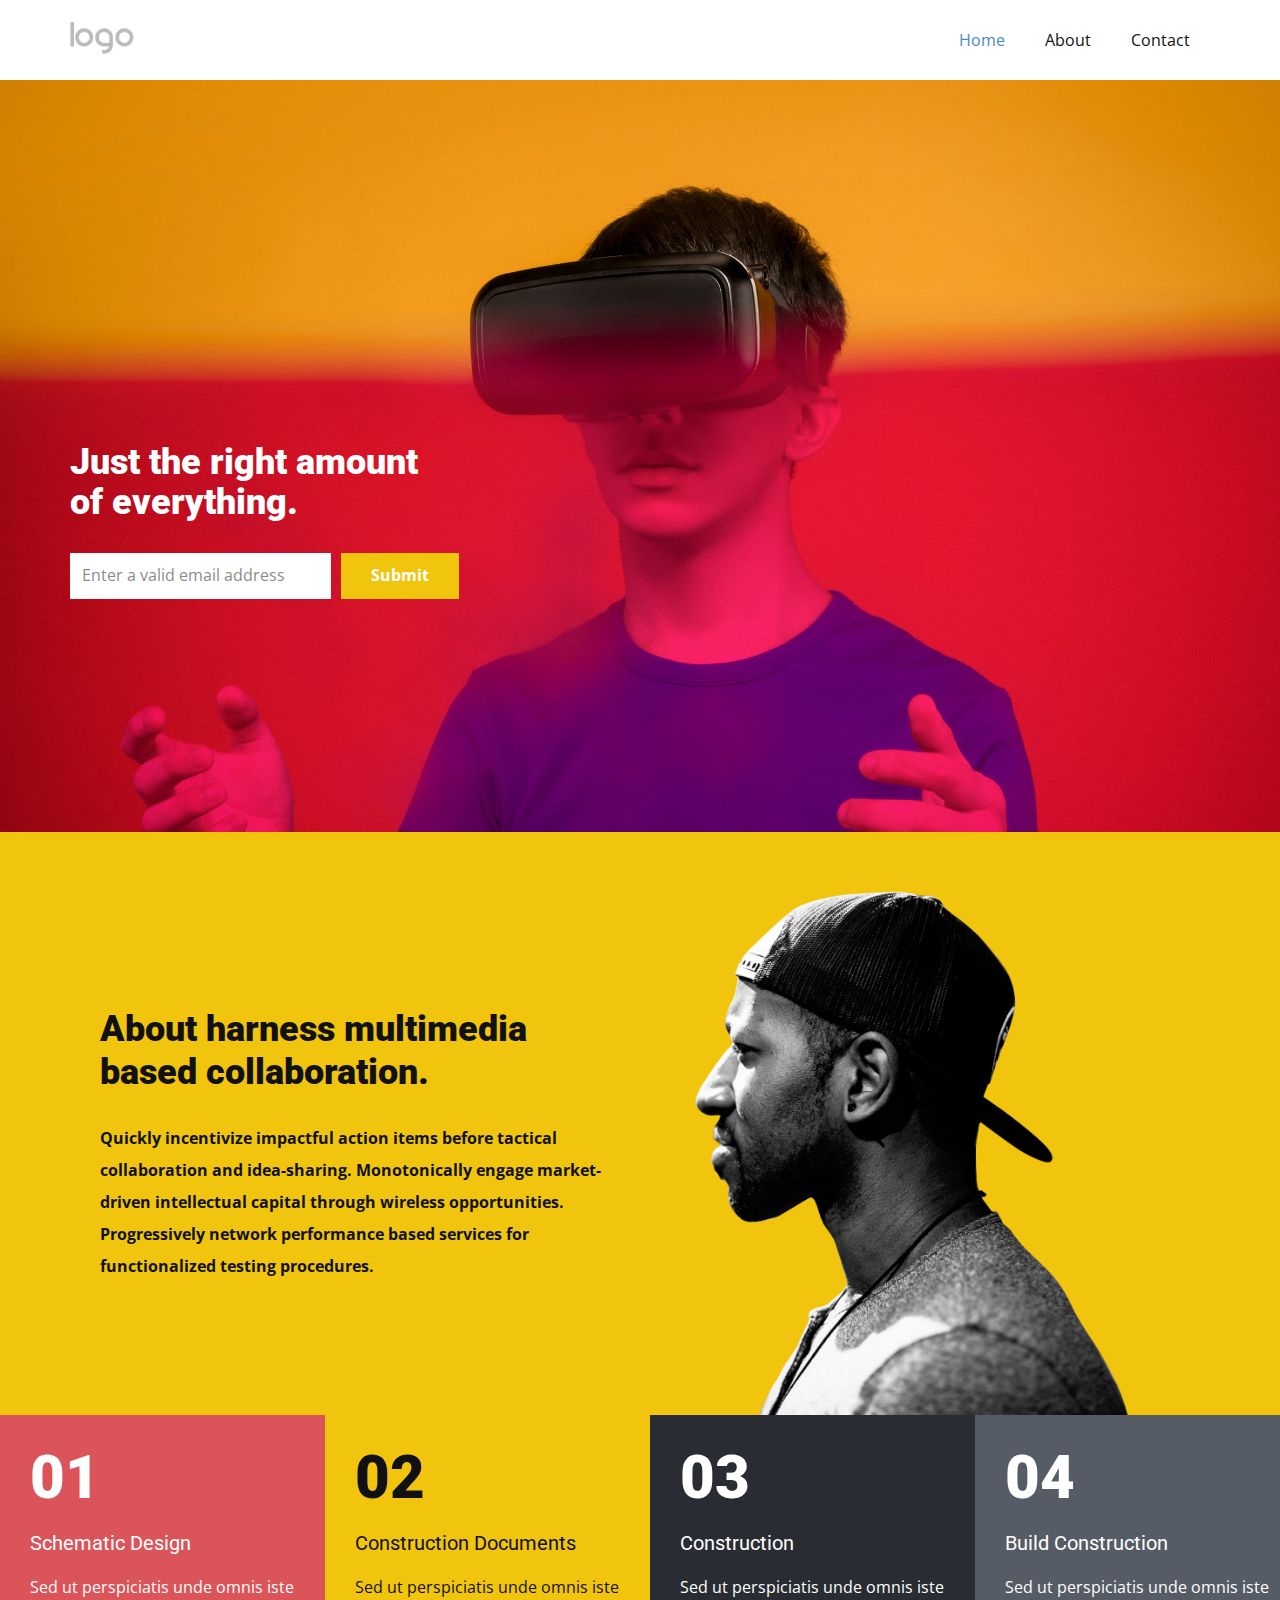
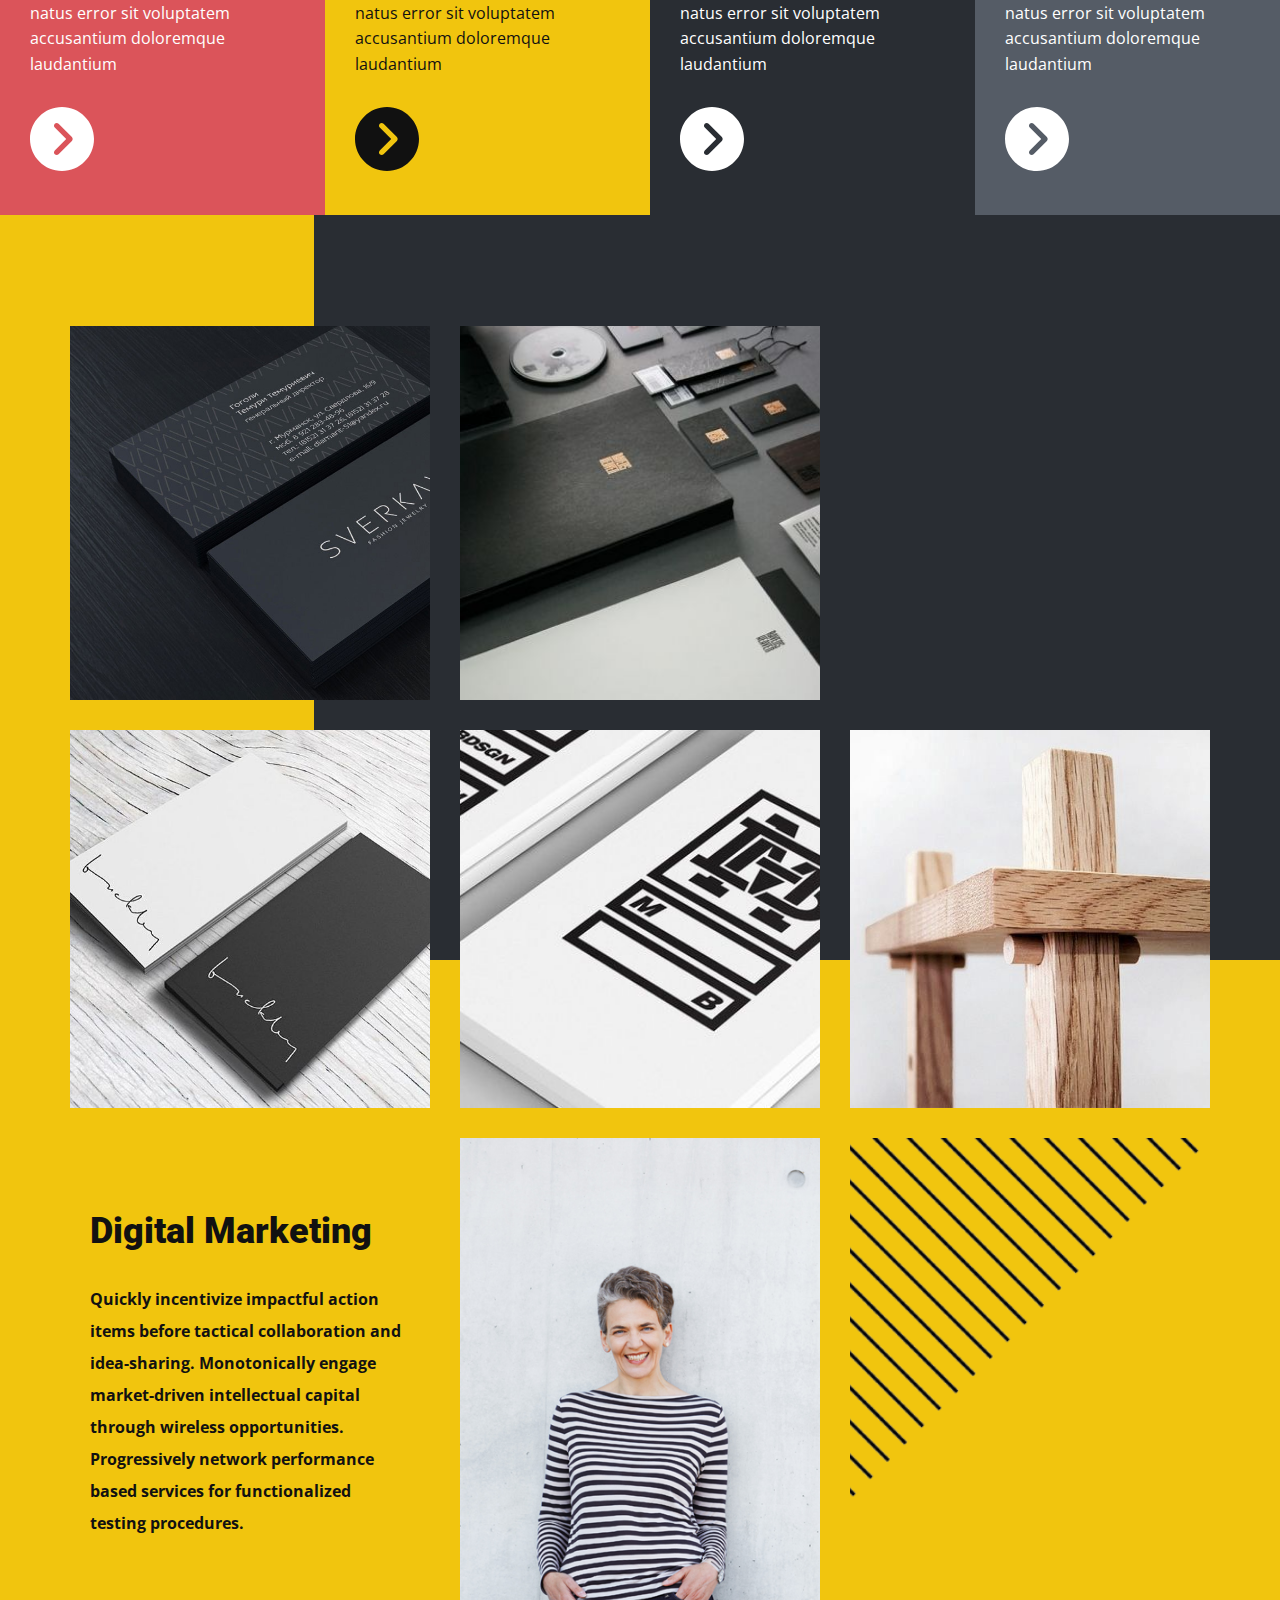
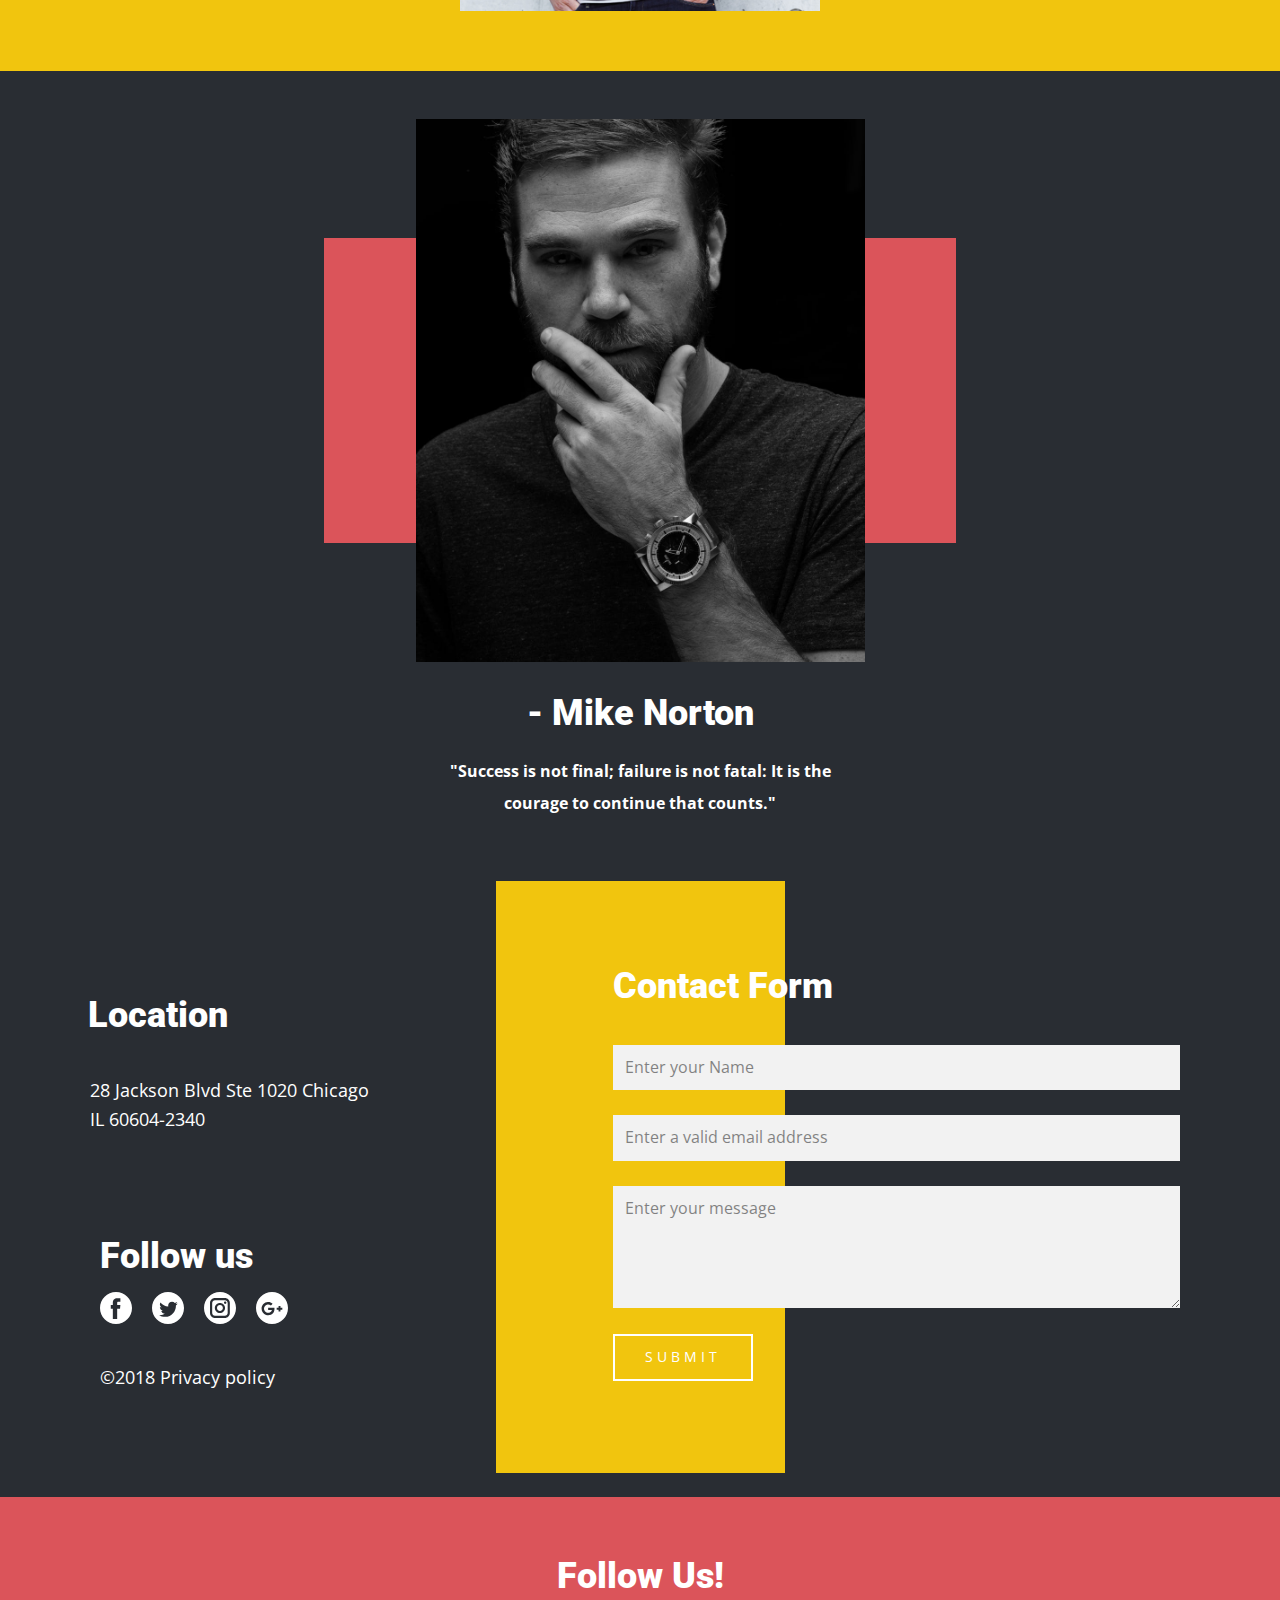
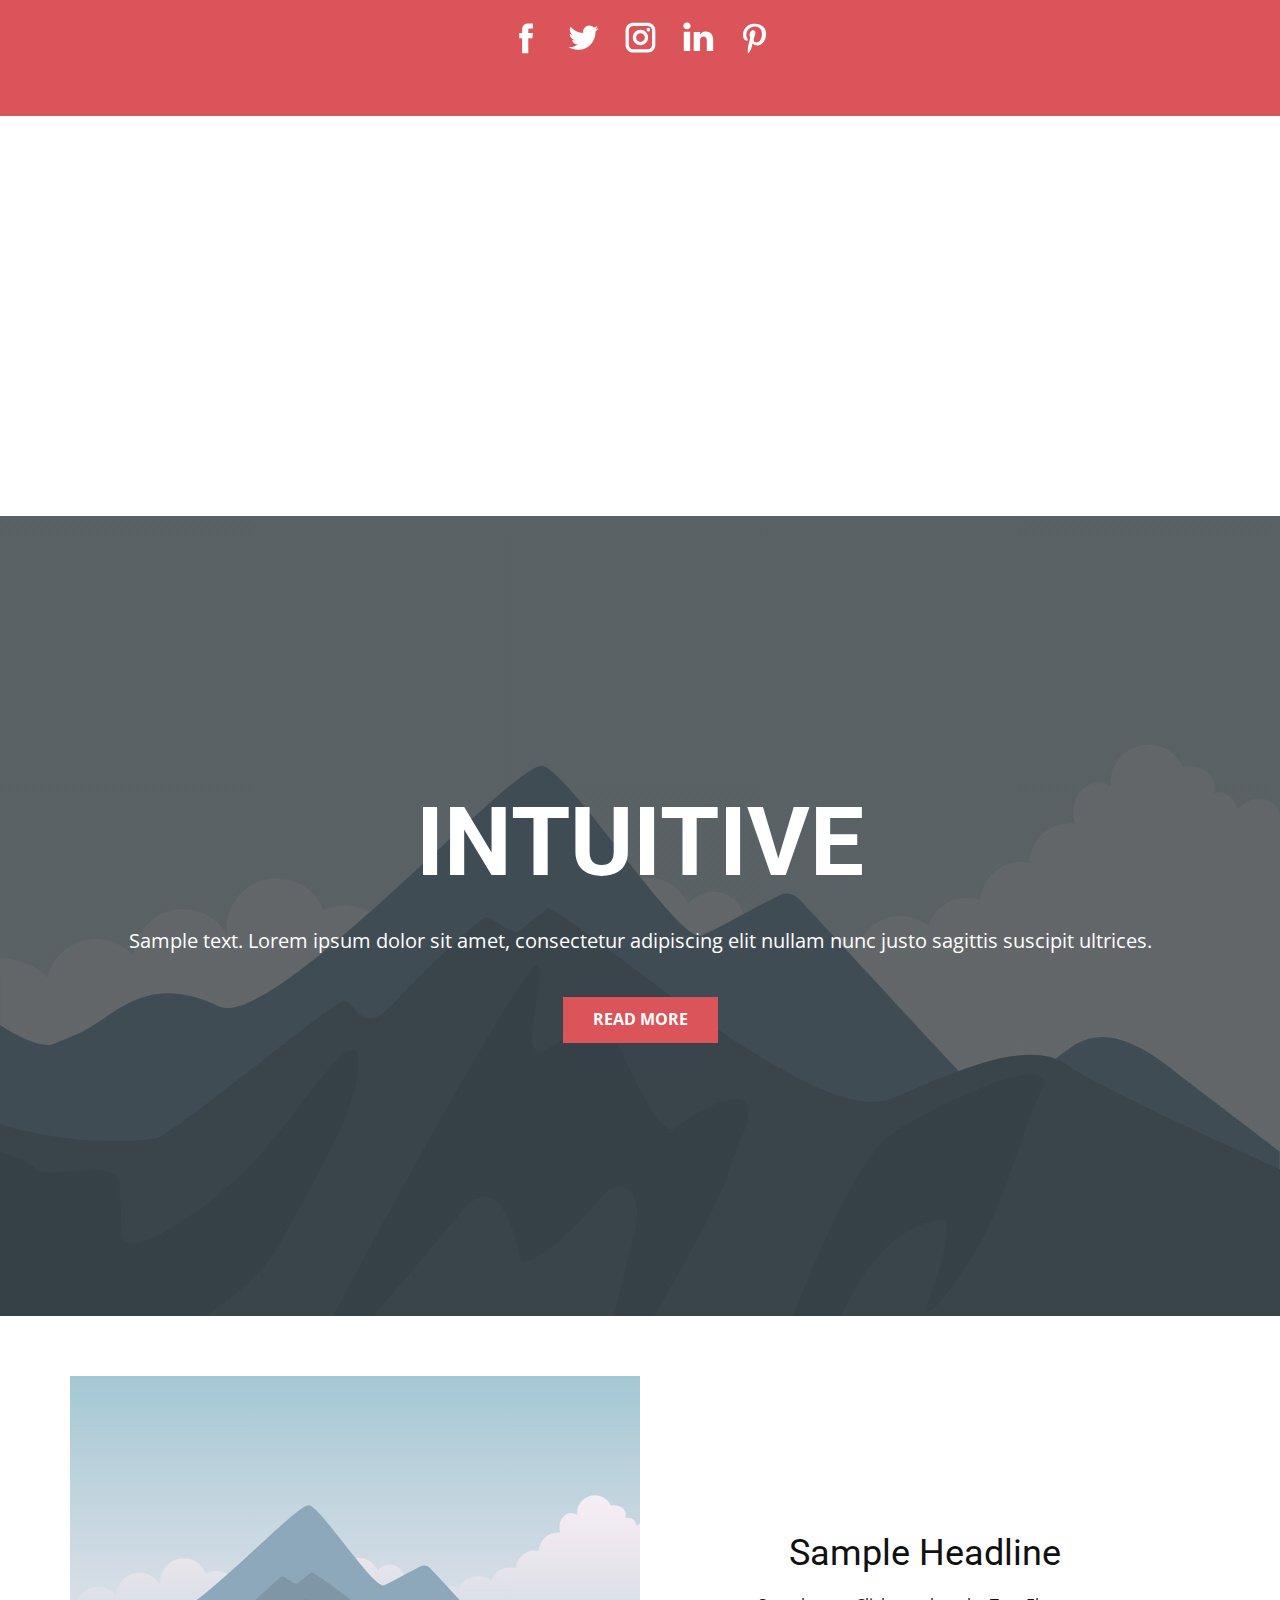
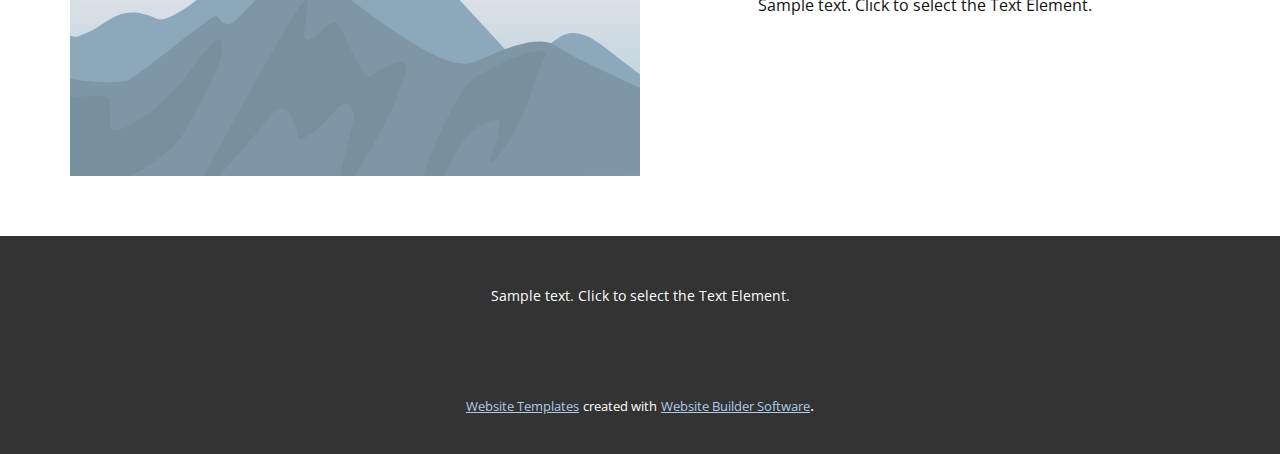
<file: index.html>
<!DOCTYPE html>
<html style="font-size: 16px;" lang="en"><head>
    <meta name="viewport" content="width=device-width, initial-scale=1.0">
    <meta charset="utf-8">
    <meta name="keywords" content="Just the right amount of everything., About harness multimedia based collaboration., 01, 02, 03, 04, Location, Follow us, Contact Form, Follow Us!, INTUITIVE">
    <meta name="description" content="">
    <title>Home</title>
    <link rel="stylesheet" href="nicepage.css" media="screen">
<link rel="stylesheet" href="Home.css" media="screen">
    <script class="u-script" type="text/javascript" src="jquery.js" defer=""></script>
    <script class="u-script" type="text/javascript" src="nicepage.js" defer=""></script>
    <meta name="generator" content="Nicepage 5.2.4, nicepage.com">
    <meta name="referrer" content="origin">
    <link id="u-theme-google-font" rel="stylesheet" href="https://fonts.googleapis.com/css?family=Roboto:100,100i,300,300i,400,400i,500,500i,700,700i,900,900i|Open+Sans:300,300i,400,400i,500,500i,600,600i,700,700i,800,800i">
    
    
    
    
    
    
    
    
    
    
    
    <script type="application/ld+json">{
		"@context": "http://schema.org",
		"@type": "Organization",
		"name": "",
		"logo": "images/default-logo.png"
}</script>
    <meta name="theme-color" content="#478ac9">
    <meta property="og:title" content="Home">
    <meta property="og:type" content="website">
  </head>
  <body data-home-page="Home.html" data-home-page-title="Home" class="u-body u-xl-mode" data-lang="en"><header class="u-clearfix u-header u-header" id="sec-a202"><div class="u-clearfix u-sheet u-valign-middle u-sheet-1">
        <a href="https://nicepage.com" class="u-image u-logo u-image-1">
          <img src="images/default-logo.png" class="u-logo-image u-logo-image-1">
        </a>
        <nav class="u-menu u-menu-dropdown u-offcanvas u-menu-1">
          <div class="menu-collapse" style="font-size: 1rem; letter-spacing: 0px;">
            <a class="u-button-style u-custom-left-right-menu-spacing u-custom-padding-bottom u-custom-top-bottom-menu-spacing u-nav-link u-text-active-palette-1-base u-text-hover-palette-2-base" href="#">
              <svg class="u-svg-link" viewBox="0 0 24 24"><use xmlns:xlink="http://www.w3.org/1999/xlink" xlink:href="#menu-hamburger"></use></svg>
              <svg class="u-svg-content" version="1.1" id="menu-hamburger" viewBox="0 0 16 16" x="0px" y="0px" xmlns:xlink="http://www.w3.org/1999/xlink" xmlns="http://www.w3.org/2000/svg"><g><rect y="1" width="16" height="2"></rect><rect y="7" width="16" height="2"></rect><rect y="13" width="16" height="2"></rect>
</g></svg>
            </a>
          </div>
          <div class="u-nav-container">
            <ul class="u-nav u-unstyled u-nav-1"><li class="u-nav-item"><a class="u-button-style u-nav-link u-text-active-palette-1-base u-text-hover-palette-2-base" href="Home.html" style="padding: 10px 20px;">Home</a>
</li><li class="u-nav-item"><a class="u-button-style u-nav-link u-text-active-palette-1-base u-text-hover-palette-2-base" href="About.html" style="padding: 10px 20px;">About</a>
</li><li class="u-nav-item"><a class="u-button-style u-nav-link u-text-active-palette-1-base u-text-hover-palette-2-base" href="Contact.html" style="padding: 10px 20px;">Contact</a>
</li></ul>
          </div>
          <div class="u-nav-container-collapse">
            <div class="u-black u-container-style u-inner-container-layout u-opacity u-opacity-95 u-sidenav">
              <div class="u-inner-container-layout u-sidenav-overflow">
                <div class="u-menu-close"></div>
                <ul class="u-align-center u-nav u-popupmenu-items u-unstyled u-nav-2"><li class="u-nav-item"><a class="u-button-style u-nav-link" href="Home.html">Home</a>
</li><li class="u-nav-item"><a class="u-button-style u-nav-link" href="About.html">About</a>
</li><li class="u-nav-item"><a class="u-button-style u-nav-link" href="Contact.html">Contact</a>
</li></ul>
              </div>
            </div>
            <div class="u-black u-menu-overlay u-opacity u-opacity-70"></div>
          </div>
        </nav>
      </div></header>
    <section class="u-align-center-sm u-align-center-xs u-clearfix u-image u-section-1" id="carousel_e96b">
      <div class="u-clearfix u-sheet u-sheet-1">
        <h2 class="u-text u-text-body-alt-color u-text-1">Just the right amount of everything.</h2>
        <div class="u-form u-form-1">
          <form action="https://forms.nicepagesrv.com/Form/Process" class="u-clearfix u-form-horizontal u-form-spacing-10 u-inner-form" style="padding: 0;" source="email" name="form-1">
            <div class="u-form-email u-form-group">
              <label for="email-f7e5" class="u-form-control-hidden u-label">Email</label>
              <input type="email" placeholder="Enter a valid email address" id="email-f7e5" name="email" class="u-input u-input-rectangle u-white" required="">
            </div>
            <div class="u-form-group u-form-submit">
              <a href="#" class="u-btn u-btn-rectangle u-btn-submit u-button-style u-palette-3-base u-text-body-alt-color u-btn-1">Submit</a>
              <input type="submit" value="submit" class="u-form-control-hidden">
            </div>
            <div class="u-form-send-message u-form-send-success"> Thank you! Your message has been sent. </div>
            <div class="u-form-send-error u-form-send-message"> Unable to send your message. Please fix errors then try again. </div>
            <input type="hidden" value="" name="recaptchaResponse">
            <input type="hidden" name="formServices" value="309671b1ba5884733be7fcb9ddfd1844">
          </form>
        </div>
      </div>
    </section>
    <section class="u-clearfix u-palette-3-base u-section-2" id="carousel_4f58">
      <div class="u-clearfix u-sheet u-sheet-1">
        <div class="u-clearfix u-expanded-width u-layout-wrap u-layout-wrap-1">
          <div class="u-layout">
            <div class="u-layout-row">
              <div class="u-align-center-sm u-align-center-xs u-align-left-lg u-align-left-md u-align-left-xl u-container-style u-layout-cell u-left-cell u-size-30 u-layout-cell-1">
                <div class="u-container-layout u-container-layout-1">
                  <h2 class="u-text u-text-1">About harness multimedia based collaboration.</h2>
                  <p class="u-text u-text-2">Quickly incentivize impactful action items before tactical collaboration and idea-sharing. Monotonically engage market-driven intellectual capital through wireless opportunities. Progressively network performance based
                                    services for functionalized testing procedures.</p>
                </div>
              </div>
              <div class="u-container-style u-layout-cell u-right-cell u-size-30 u-layout-cell-2">
                <div class="u-container-layout u-valign-bottom-md u-valign-top-sm u-valign-top-xs u-container-layout-2">
                  <img class="u-expand-resize u-expanded-height-lg u-expanded-height-xl u-image u-image-contain u-image-1" src="images/pexelsphoto305241.png">
                </div>
              </div>
            </div>
          </div>
        </div>
      </div>
    </section>
    <section class="u-clearfix u-custom-color-1 u-valign-middle u-section-3" id="carousel_f91f">
      <div class="u-clearfix u-expanded-width-lg u-expanded-width-md u-expanded-width-sm u-expanded-width-xs u-layout-wrap u-layout-wrap-1">
        <div class="u-layout">
          <div class="u-layout-row">
            <div class="u-align-center-sm u-align-center-xs u-container-style u-layout-cell u-left-cell u-palette-2-base u-size-15 u-size-30-md u-layout-cell-1">
              <div class="u-container-layout u-valign-top u-container-layout-1">
                <h2 class="u-text u-text-1">01</h2>
                <h4 class="u-text u-text-2">Schematic Design</h4>
                <p class="u-text u-text-3">Sed ut perspiciatis unde omnis iste natus error sit voluptatem accusantium doloremque laudantium</p><span class="u-icon u-icon-circle u-icon-1"><svg class="u-svg-link" preserveAspectRatio="xMidYMin slice" viewBox="0 0 512 512" style=""><use xmlns:xlink="http://www.w3.org/1999/xlink" xlink:href="#svg-e161"></use></svg><svg class="u-svg-content" viewBox="0 0 512 512" x="0px" y="0px" id="svg-e161" style="enable-background:new 0 0 512 512;"><g><g><path d="M256,0C114.837,0,0,114.837,0,256s114.837,256,256,256s256-114.837,256-256S397.163,0,256,0z M335.083,271.083    L228.416,377.749c-4.16,4.16-9.621,6.251-15.083,6.251c-5.461,0-10.923-2.091-15.083-6.251c-8.341-8.341-8.341-21.824,0-30.165    L289.835,256l-91.584-91.584c-8.341-8.341-8.341-21.824,0-30.165s21.824-8.341,30.165,0l106.667,106.667    C343.424,249.259,343.424,262.741,335.083,271.083z"></path>
</g>
</g></svg></span>
              </div>
            </div>
            <div class="u-align-center-sm u-align-center-xs u-container-style u-layout-cell u-palette-3-base u-size-15 u-size-30-md u-layout-cell-2">
              <div class="u-container-layout u-valign-top u-container-layout-2">
                <h2 class="u-text u-text-4">02</h2>
                <h4 class="u-text u-text-5">Construction Documents</h4>
                <p class="u-text u-text-6">Sed ut perspiciatis unde omnis iste natus error sit voluptatem accusantium doloremque laudantium</p><span class="u-icon u-icon-circle u-icon-2"><svg class="u-svg-link" preserveAspectRatio="xMidYMin slice" viewBox="0 0 512 512" style=""><use xmlns:xlink="http://www.w3.org/1999/xlink" xlink:href="#svg-9400"></use></svg><svg class="u-svg-content" viewBox="0 0 512 512" x="0px" y="0px" id="svg-9400" style="enable-background:new 0 0 512 512;"><g><g><path d="M256,0C114.837,0,0,114.837,0,256s114.837,256,256,256s256-114.837,256-256S397.163,0,256,0z M335.083,271.083    L228.416,377.749c-4.16,4.16-9.621,6.251-15.083,6.251c-5.461,0-10.923-2.091-15.083-6.251c-8.341-8.341-8.341-21.824,0-30.165    L289.835,256l-91.584-91.584c-8.341-8.341-8.341-21.824,0-30.165s21.824-8.341,30.165,0l106.667,106.667    C343.424,249.259,343.424,262.741,335.083,271.083z"></path>
</g>
</g></svg></span>
              </div>
            </div>
            <div class="u-align-center-sm u-align-center-xs u-container-style u-layout-cell u-palette-5-dark-3 u-size-15 u-size-30-md u-layout-cell-3">
              <div class="u-container-layout u-valign-top u-container-layout-3">
                <h2 class="u-text u-text-7">03</h2>
                <h4 class="u-text u-text-8">Construction</h4>
                <p class="u-text u-text-9">Sed ut perspiciatis unde omnis iste natus error sit voluptatem accusantium doloremque laudantium</p><span class="u-icon u-icon-circle u-icon-3"><svg class="u-svg-link" preserveAspectRatio="xMidYMin slice" viewBox="0 0 512 512" style=""><use xmlns:xlink="http://www.w3.org/1999/xlink" xlink:href="#svg-bd3d"></use></svg><svg class="u-svg-content" viewBox="0 0 512 512" x="0px" y="0px" id="svg-bd3d" style="enable-background:new 0 0 512 512;"><g><g><path d="M256,0C114.837,0,0,114.837,0,256s114.837,256,256,256s256-114.837,256-256S397.163,0,256,0z M335.083,271.083    L228.416,377.749c-4.16,4.16-9.621,6.251-15.083,6.251c-5.461,0-10.923-2.091-15.083-6.251c-8.341-8.341-8.341-21.824,0-30.165    L289.835,256l-91.584-91.584c-8.341-8.341-8.341-21.824,0-30.165s21.824-8.341,30.165,0l106.667,106.667    C343.424,249.259,343.424,262.741,335.083,271.083z"></path>
</g>
</g></svg></span>
              </div>
            </div>
            <div class="u-align-center-sm u-align-center-xs u-container-style u-layout-cell u-palette-5-dark-2 u-right-cell u-size-15 u-size-30-md u-layout-cell-4">
              <div class="u-container-layout u-valign-top u-container-layout-4">
                <h2 class="u-text u-text-10">04</h2>
                <h4 class="u-text u-text-11">Build Construction</h4>
                <p class="u-text u-text-12">Sed ut perspiciatis unde omnis iste natus error sit voluptatem accusantium doloremque laudantium</p><span class="u-icon u-icon-circle u-icon-4"><svg class="u-svg-link" preserveAspectRatio="xMidYMin slice" viewBox="0 0 512 512" style=""><use xmlns:xlink="http://www.w3.org/1999/xlink" xlink:href="#svg-57fc"></use></svg><svg class="u-svg-content" viewBox="0 0 512 512" x="0px" y="0px" id="svg-57fc" style="enable-background:new 0 0 512 512;"><g><g><path d="M256,0C114.837,0,0,114.837,0,256s114.837,256,256,256s256-114.837,256-256S397.163,0,256,0z M335.083,271.083    L228.416,377.749c-4.16,4.16-9.621,6.251-15.083,6.251c-5.461,0-10.923-2.091-15.083-6.251c-8.341-8.341-8.341-21.824,0-30.165    L289.835,256l-91.584-91.584c-8.341-8.341-8.341-21.824,0-30.165s21.824-8.341,30.165,0l106.667,106.667    C343.424,249.259,343.424,262.741,335.083,271.083z"></path>
</g>
</g></svg></span>
              </div>
            </div>
          </div>
        </div>
      </div>
    </section>
    <section class="u-clearfix u-palette-3-base u-valign-top u-section-4" id="carousel_2299">
      <div class="u-palette-5-dark-3 u-shape u-shape-rectangle u-shape-1"></div>
      <div class="u-clearfix u-gutter-30 u-layout-wrap u-layout-wrap-1">
        <div class="u-gutter-0 u-layout">
          <div class="u-layout-col">
            <div class="u-size-20">
              <div class="u-layout-row">
                <div class="u-container-style u-image u-layout-cell u-left-cell u-size-20 u-image-1">
                  <div class="u-container-layout"></div>
                </div>
                <div class="u-container-style u-image u-layout-cell u-size-20 u-image-2">
                  <div class="u-container-layout"></div>
                </div>
                <div class="u-container-style u-hidden-sm u-hidden-xs u-layout-cell u-right-cell u-size-20 u-layout-cell-3">
                  <div class="u-container-layout"></div>
                </div>
              </div>
            </div>
            <div class="u-size-20">
              <div class="u-layout-row">
                <div class="u-container-style u-image u-layout-cell u-left-cell u-size-20 u-image-3">
                  <div class="u-container-layout"></div>
                </div>
                <div class="u-container-style u-image u-layout-cell u-size-20 u-image-4">
                  <div class="u-container-layout"></div>
                </div>
                <div class="u-container-style u-image u-layout-cell u-right-cell u-size-20 u-image-5">
                  <div class="u-container-layout"></div>
                </div>
              </div>
            </div>
            <div class="u-size-20">
              <div class="u-layout-row">
                <div class="u-container-style u-layout-cell u-left-cell u-size-20 u-layout-cell-7">
                  <div class="u-container-layout u-valign-middle u-container-layout-7">
                    <h3 class="u-text u-text-1">Digital Marketing</h3>
                    <p class="u-text u-text-2">Quickly incentivize impactful action items before tactical collaboration and idea-sharing. Monotonically engage market-driven intellectual capital through wireless opportunities. Progressively network performance based services for functionalized testing procedures.</p>
                  </div>
                </div>
                <div class="u-container-style u-image u-layout-cell u-size-20 u-image-6">
                  <div class="u-container-layout"></div>
                </div>
                <div class="u-container-style u-image u-layout-cell u-right-cell u-size-20 u-image-7">
                  <div class="u-container-layout u-valign-middle"></div>
                </div>
              </div>
            </div>
          </div>
        </div>
      </div>
    </section>
    <section class="u-align-center u-clearfix u-palette-5-dark-3 u-section-5" id="carousel_b9c4">
      <div class="u-clearfix u-sheet u-sheet-1">
        <div class="u-container-style u-expanded-width-sm u-expanded-width-xs u-group u-palette-2-base u-shape-rectangle u-group-1">
          <div class="u-container-layout u-container-layout-1"></div>
        </div>
        <img src="images/pexelsphoto412840.jpeg" alt="" class="u-image u-image-default u-image-1">
        <h3 class="u-text u-text-body-alt-color u-text-default u-text-1">- Mike Norton</h3>
        <p class="u-text u-text-body-alt-color u-text-2">"Success is not final;&nbsp;<b>failure is not fatal</b>: It is the courage to continue that counts."
        </p>
      </div>
    </section>
    <section class="u-clearfix u-expanded-width-xl u-palette-5-dark-3 u-section-6" id="carousel_23d1">
      <div class="u-clearfix u-sheet u-valign-top-lg u-valign-top-xl u-sheet-1">
        <div class="u-absolute-hcenter-md u-absolute-hcenter-sm u-absolute-hcenter-xs u-expanded-height-md u-expanded-height-sm u-expanded-height-xs u-palette-3-base u-shape u-shape-rectangle u-shape-1"></div>
        <div class="u-clearfix u-expanded-width u-gutter-0 u-layout-wrap u-layout-wrap-1">
          <div class="u-gutter-0 u-layout">
            <div class="u-layout-row">
              <div class="u-size-27">
                <div class="u-layout-col">
                  <div class="u-align-center-sm u-align-center-xs u-container-style u-layout-cell u-left-cell u-size-30 u-layout-cell-1">
                    <div class="u-container-layout u-container-layout-1">
                      <h2 class="u-text u-text-1">Location</h2>
                      <p class="u-text u-text-2">28 Jackson Blvd Ste 1020 Chicago <br>IL 60604-2340 
                      </p>
                    </div>
                  </div>
                  <div class="u-align-center-sm u-align-center-xs u-align-left-lg u-align-left-md u-align-left-xl u-container-style u-layout-cell u-left-cell u-size-30 u-layout-cell-2">
                    <div class="u-container-layout u-valign-middle u-container-layout-2">
                      <h2 class="u-text u-text-3">Follow us</h2>
                      <div class="u-social-icons u-spacing-20 u-social-icons-1">
                        <a class="u-social-url" target="_blank" href=""><span class="u-icon u-icon-circle u-social-facebook u-social-icon u-icon-1">
                        <svg class="u-svg-link" preserveAspectRatio="xMidYMin slice" viewBox="0 0 112.2 112.2"><use xmlns:xlink="http://www.w3.org/1999/xlink" xlink:href="#svg-05cd"></use></svg>
                        <svg x="0px" y="0px" viewBox="0 0 112.2 112.2" style="enable-background:new 0 0 112.2 112.2;" xml:space="preserve" id="svg-05cd" class="u-svg-content"><path d="M56.1,0C25.1,0,0,25.1,0,56.1c0,31,25.1,56.1,56.1,56.1c31,0,56.1-25.1,56.1-56.1C112.2,25.1,87.1,0,56.1,0z M71.6,34.3h-8.2c-1.3,0-3.2,0.7-3.2,3.5v7.6h11.3l-1.3,12.9h-10V95H45V58.3h-7.2V45.4H45v-8.3c0-6,2.8-15.3,15.3-15.3l11.2,0V34.3z "></path></svg>
                      </span>
                        </a>
                        <a class="u-social-url" target="_blank" href=""><span class="u-icon u-icon-circle u-social-icon u-social-twitter u-icon-2">
                        <svg class="u-svg-link" preserveAspectRatio="xMidYMin slice" viewBox="0 0 112.2 112.2"><use xmlns:xlink="http://www.w3.org/1999/xlink" xlink:href="#svg-ed78"></use></svg>
                        <svg x="0px" y="0px" viewBox="0 0 112.2 112.2" style="enable-background:new 0 0 112.2 112.2;" xml:space="preserve" id="svg-ed78" class="u-svg-content"><path d="M56.1,0C25.1,0,0,25.1,0,56.1s25.1,56.1,56.1,56.1s56.1-25.1,56.1-56.1S87.1,0,56.1,0z M83.8,47.3 c0,0.6,0,1.2,0,1.7c0,17.7-13.5,38.2-38.2,38.2c-7.6,0-14.6-2.2-20.6-6c1,0.1,2.1,0.2,3.2,0.2c6.3,0,12.1-2.1,16.7-5.7 c-5.9-0.1-10.8-4-12.5-9.3c0.8,0.2,1.7,0.2,2.5,0.2c1.2,0,2.4-0.2,3.5-0.5c-6.1-1.2-10.8-6.7-10.8-13.1c0-0.1,0-0.1,0-0.2 c1.8,1,3.9,1.6,6.1,1.7c-3.6-2.4-6-6.5-6-11.2c0-2.5,0.7-4.8,1.8-6.7c6.6,8.1,16.5,13.5,27.6,14c-0.2-1-0.3-2-0.3-3.1 c0-7.4,6-13.4,13.4-13.4c3.9,0,7.3,1.6,9.8,4.2c3.1-0.6,5.9-1.7,8.5-3.3c-1,3.1-3.1,5.8-5.9,7.4c2.7-0.3,5.3-1,7.7-2.1 C88.7,43,86.4,45.4,83.8,47.3z"></path></svg>
                      </span>
                        </a>
                        <a class="u-social-url" target="_blank" href=""><span class="u-icon u-icon-circle u-social-icon u-social-instagram u-icon-3">
                        <svg class="u-svg-link" preserveAspectRatio="xMidYMin slice" viewBox="0 0 112.2 112.2"><use xmlns:xlink="http://www.w3.org/1999/xlink" xlink:href="#svg-556d"></use></svg>
                        <svg x="0px" y="0px" viewBox="0 0 112.2 112.2" style="enable-background:new 0 0 112.2 112.2;" xml:space="preserve" id="svg-556d" class="u-svg-content"><path d="M56.1,0C25.1,0,0,25.1,0,56.1c0,31,25.1,56.1,56.1,56.1c31,0,56.1-25.1,56.1-56.1C112.2,25.1,87.1,0,56.1,0z M90.6,73.4c0,9.6-7.8,17.5-17.5,17.5H38.6c-9.6,0-17.5-7.9-17.5-17.6V38.8c0-9.6,7.8-17.5,17.5-17.5h34.5c9.6,0,17.5,7.8,17.5,17.5 V73.4z"></path><path d="M73.1,28.9H38.6c-5.4,0-9.9,4.4-9.9,9.9v34.5c0,5.4,4.4,9.9,9.9,9.9h34.5c5.4,0,9.9-4.4,9.9-9.9V38.8 C83,33.4,78.6,28.9,73.1,28.9z M55.9,74C46,74,38,66,38,56.1c0-9.9,8-17.9,17.9-17.9c9.9,0,17.9,8,17.9,17.9 C73.8,66,65.8,74,55.9,74z M74.3,41.9c-2.3,0-4.2-1.9-4.2-4.2s1.9-4.2,4.2-4.2c2.3,0,4.2,1.9,4.2,4.2S76.6,41.9,74.3,41.9z"></path><path d="M55.9,45.8c-5.7,0-10.4,4.6-10.3,10.3c0,5.7,4.6,10.3,10.3,10.3s10.3-4.6,10.3-10.3 C66.2,50.4,61.6,45.8,55.9,45.8z"></path></svg>
                      </span>
                        </a>
                        <a class="u-social-url" target="_blank" href=""><span class="u-icon u-icon-circle u-social-google u-social-icon u-icon-4">
                        <svg class="u-svg-link" preserveAspectRatio="xMidYMin slice" viewBox="0 0 112.2 112.2"><use xmlns:xlink="http://www.w3.org/1999/xlink" xlink:href="#svg-af15"></use></svg>
                        <svg x="0px" y="0px" viewBox="0 0 112.2 112.2" style="enable-background:new 0 0 112.2 112.2;" xml:space="preserve" id="svg-af15" class="u-svg-content"><path d="M56.1,0C25.1,0,0,25.1,0,56.1s25.1,56.1,56.1,56.1c31,0,56.1-25.1,56.1-56.1S87.1,0,56.1,0z M60.1,73.8 c-5.7,7.4-16.3,9.5-24.9,6.6c-9.1-3-15.8-12.2-15.6-21.9c-0.5-11.9,10-22.9,21.9-23.1c6.1-0.5,12,1.8,16.6,5.7 c-1.9,2.1-3.8,4.1-5.9,6.1c-4.1-2.5-8.9-4.3-13.7-2.7c-7.6,2.2-12.3,11.2-9.4,18.7c2.3,7.8,11.8,12.1,19.3,8.8 c3.9-1.4,6.4-4.9,7.5-8.8c-4.4-0.1-8.8,0-13.3-0.2c0-2.6,0-5.2,0-7.9c7.4,0,14.7,0,22.1,0C65.2,61.8,64.2,68.7,60.1,73.8z M92.3,61.9c-2.2,0-4.4,0-6.6,0c0,2.2,0,4.4,0,6.6c-2.2,0-4.4,0-6.6,0c0-2.2,0-4.4,0-6.6c-2.2,0-4.4,0-6.6,0c0-2.2,0-4.4,0-6.6 c2.2,0,4.4,0,6.6,0c0-2.2,0-4.4,0.1-6.6c2.2,0,4.4,0,6.6,0c0,2.2,0,4.4,0,6.6c2.2,0,4.4,0,6.6,0C92.3,57.5,92.3,59.7,92.3,61.9z"></path></svg>
                      </span>
                        </a>
                      </div>
                      <p class="u-text u-text-4">©2018 Privacy policy</p>
                    </div>
                  </div>
                </div>
              </div>
              <div class="u-size-33">
                <div class="u-layout-row">
                  <div class="u-align-center-sm u-align-center-xs u-container-style u-layout-cell u-right-cell u-size-60 u-layout-cell-3">
                    <div class="u-container-layout u-valign-top u-container-layout-3">
                      <h2 class="u-text u-text-5">Contact Form</h2>
                      <div class="u-expanded-width u-form u-form-1">
                        <form action="https://forms.nicepagesrv.com/Form/Process" class="u-block-034b-21 u-clearfix u-form-spacing-25 u-form-vertical u-inner-form" source="email">
                          <div class="u-form-group u-form-name">
                            <label for="name-e4cc" class="u-form-control-hidden u-label">Name</label>
                            <input type="text" placeholder="Enter your Name" id="name-e4cc" name="name" class="u-border-no-bottom u-border-no-left u-border-no-right u-border-no-top u-grey-5 u-input u-input-rectangle" required="">
                          </div>
                          <div class="u-form-email u-form-group">
                            <label for="email-e4cc" class="u-form-control-hidden u-label">Email</label>
                            <input type="email" placeholder="Enter a valid email address" id="email-e4cc" name="email" class="u-border-no-bottom u-border-no-left u-border-no-right u-border-no-top u-grey-5 u-input u-input-rectangle" required="">
                          </div>
                          <div class="u-form-group u-form-message">
                            <label for="message-e4cc" class="u-form-control-hidden u-label">Message</label>
                            <textarea placeholder="Enter your message" rows="4" cols="50" id="message-e4cc" name="message" class="u-border-no-bottom u-border-no-left u-border-no-right u-border-no-top u-grey-5 u-input u-input-rectangle" required=""></textarea>
                          </div>
                          <div class="u-form-group u-form-submit">
                            <a href="#" class="u-border-2 u-border-radius-0 u-border-white u-btn u-btn-rectangle u-btn-submit u-button-style u-btn-1">Submit</a>
                            <input type="submit" value="submit" class="u-form-control-hidden u-grey-5">
                          </div>
                          <div class="u-form-send-message u-form-send-success">Thank you! Your message has been sent.</div>
                          <div class="u-form-send-error u-form-send-message">Unable to send your message. Please fix errors then try again.</div>
                          <input type="hidden" value="" name="recaptchaResponse">
                          <input type="hidden" name="formServices" value="309671b1ba5884733be7fcb9ddfd1844">
                        </form>
                      </div>
                    </div>
                  </div>
                </div>
              </div>
            </div>
          </div>
        </div>
      </div>
    </section>
    <section class="u-align-center u-clearfix u-palette-2-base u-section-7" id="carousel_9afa">
      <div class="u-clearfix u-sheet u-valign-middle u-sheet-1">
        <h2 class="u-text u-text-1">Follow Us!</h2>
        <div class="u-social-icons u-spacing-20 u-social-icons-1">
          <a class="u-social-url" target="_blank" href=""><span class="u-icon u-icon-circle u-social-facebook u-social-icon u-icon-1">
          <svg class="u-svg-link" preserveAspectRatio="xMidYMin slice" viewBox="0 0 112 112" style=""><use xmlns:xlink="http://www.w3.org/1999/xlink" xlink:href="#svg-f107"></use></svg>
          <svg x="0px" y="0px" viewBox="0 0 112 112" id="svg-f107" class="u-svg-content"><path d="M75.5,28.8H65.4c-1.5,0-4,0.9-4,4.3v9.4h13.9l-1.5,15.8H61.4v45.1H42.8V58.3h-8.8V42.4h8.8V32.2 c0-7.4,3.4-18.8,18.8-18.8h13.8v15.4H75.5z"></path></svg>
        </span>
          </a>
          <a class="u-social-url" target="_blank" href=""><span class="u-icon u-icon-circle u-social-icon u-social-twitter u-icon-2">
          <svg class="u-svg-link" preserveAspectRatio="xMidYMin slice" viewBox="0 0 112 112" style=""><use xmlns:xlink="http://www.w3.org/1999/xlink" xlink:href="#svg-e140"></use></svg>
          <svg x="0px" y="0px" viewBox="0 0 112 112" id="svg-e140" class="u-svg-content"><path d="M92.2,38.2c0,0.8,0,1.6,0,2.3c0,24.3-18.6,52.4-52.6,52.4c-10.6,0.1-20.2-2.9-28.5-8.2 c1.4,0.2,2.9,0.2,4.4,0.2c8.7,0,16.7-2.9,23-7.9c-8.1-0.2-14.9-5.5-17.3-12.8c1.1,0.2,2.4,0.2,3.4,0.2c1.6,0,3.3-0.2,4.8-0.7 c-8.4-1.6-14.9-9.2-14.9-18c0-0.2,0-0.2,0-0.2c2.5,1.4,5.4,2.2,8.4,2.3c-5-3.3-8.3-8.9-8.3-15.4c0-3.4,1-6.5,2.5-9.2 c9.1,11.1,22.7,18.5,38,19.2c-0.2-1.4-0.4-2.8-0.4-4.3c0.1-10,8.3-18.2,18.5-18.2c5.4,0,10.1,2.2,13.5,5.7c4.3-0.8,8.1-2.3,11.7-4.5 c-1.4,4.3-4.3,7.9-8.1,10.1c3.7-0.4,7.3-1.4,10.6-2.9C98.9,32.3,95.7,35.5,92.2,38.2z"></path></svg>
        </span>
          </a>
          <a class="u-social-url" target="_blank" href=""><span class="u-icon u-icon-circle u-social-icon u-social-instagram u-icon-3">
          <svg class="u-svg-link" preserveAspectRatio="xMidYMin slice" viewBox="0 0 112 112" style=""><use xmlns:xlink="http://www.w3.org/1999/xlink" xlink:href="#svg-4718"></use></svg>
          <svg x="0px" y="0px" viewBox="0 0 112 112" id="svg-4718" class="u-svg-content"><path d="M55.9,32.9c-12.8,0-23.2,10.4-23.2,23.2s10.4,23.2,23.2,23.2s23.2-10.4,23.2-23.2S68.7,32.9,55.9,32.9z M55.9,69.4c-7.4,0-13.3-6-13.3-13.3c-0.1-7.4,6-13.3,13.3-13.3s13.3,6,13.3,13.3C69.3,63.5,63.3,69.4,55.9,69.4z"></path><path d="M79.7,26.8c-3,0-5.4,2.5-5.4,5.4s2.5,5.4,5.4,5.4c3,0,5.4-2.5,5.4-5.4S82.7,26.8,79.7,26.8z"></path><path d="M78.2,11H33.5C21,11,10.8,21.3,10.8,33.7v44.7c0,12.6,10.2,22.8,22.7,22.8h44.7c12.6,0,22.7-10.2,22.7-22.7 V33.7C100.8,21.1,90.6,11,78.2,11z M91,78.4c0,7.1-5.8,12.8-12.8,12.8H33.5c-7.1,0-12.8-5.8-12.8-12.8V33.7 c0-7.1,5.8-12.8,12.8-12.8h44.7c7.1,0,12.8,5.8,12.8,12.8V78.4z"></path></svg>
        </span>
          </a>
          <a class="u-social-url" target="_blank" href="#"><span class="u-icon u-icon-circle u-social-icon u-social-linkedin u-icon-4">
          <svg class="u-svg-link" preserveAspectRatio="xMidYMin slice" viewBox="0 0 112 112" style=""><use xmlns:xlink="http://www.w3.org/1999/xlink" xlink:href="#svg-438b"></use></svg>
          <svg x="0px" y="0px" viewBox="0 0 112 112" id="svg-438b" class="u-svg-content"><path d="M33.8,96.8H14.5v-58h19.3V96.8z M24.1,30.9L24.1,30.9c-6.6,0-10.8-4.5-10.8-10.1c0-5.8,4.3-10.1,10.9-10.1 S34.9,15,35.1,20.8C35.1,26.4,30.8,30.9,24.1,30.9z M103.3,96.8H84.1v-31c0-7.8-2.7-13.1-9.8-13.1c-5.3,0-8.5,3.6-9.9,7.1 c-0.6,1.3-0.6,3-0.6,4.8V97H44.5c0,0,0.3-52.6,0-58h19.3v8.2c2.6-3.9,7.2-9.6,17.4-9.6c12.7,0,22.2,8.4,22.2,26.1V96.8z"></path></svg>
        </span>
          </a>
          <a class="u-social-url" target="_blank" href="#"><span class="u-icon u-icon-circle u-social-icon u-social-pinterest u-icon-5">
          <svg class="u-svg-link" preserveAspectRatio="xMidYMin slice" viewBox="0 0 112 112" style=""><use xmlns:xlink="http://www.w3.org/1999/xlink" xlink:href="#svg-3428"></use></svg>
          <svg x="0px" y="0px" viewBox="0 0 112 112" id="svg-3428" class="u-svg-content"><path d="M61.9,79.8c-5.5-0.3-7.8-3.1-12-5.8c-2.3,12.4-5.4,24.3-13.8,30.5c-2.6-18.7,3.8-32.8,6.9-47.7 c-5.1-8.7,0.7-26.2,11.5-21.9c13.5,5.4-11.6,32.3,5.1,35.7c17.6,3.5,24.7-30.5,13.8-41.4c-15.7-16.1-45.7-0.5-42,22.3 c0.9,5.6,6.7,7.2,2.3,15c-10.1-2.2-13-10.2-12.7-20.7c0.6-17.3,15.5-29.3,30.5-31.1c19-2.2,36.8,6.9,39.2,24.7 C93.4,59.5,82.3,81.3,61.9,79.8z"></path></svg>
        </span>
          </a>
        </div>
      </div>
    </section>
    <section class="u-clearfix u-section-8" id="sec-e9f2">
      <div class="u-clearfix u-sheet u-sheet-1"></div>
    </section>
    <section class="u-align-center u-clearfix u-image u-shading u-section-9" src="" data-image-width="256" data-image-height="256" id="sec-fe16">
      <div class="u-clearfix u-sheet u-valign-middle u-sheet-1">
        <h1 class="u-text u-text-default u-title u-text-1">INTUITIVE</h1>
        <p class="u-large-text u-text u-text-default u-text-variant u-text-2">Sample text. Lorem ipsum dolor sit amet, consectetur adipiscing elit nullam nunc justo sagittis suscipit ultrices.</p>
        <a href="#" class="u-btn u-button-style u-palette-2-base u-btn-1">Read More</a>
      </div>
    </section>
    <section class="u-clearfix u-section-10" id="sec-406f">
      <div class="u-clearfix u-sheet u-sheet-1">
        <div class="u-clearfix u-expanded-width u-layout-wrap u-layout-wrap-1">
          <div class="u-layout">
            <div class="u-layout-row">
              <div class="u-container-style u-image u-layout-cell u-size-30 u-image-1" data-image-width="400" data-image-height="265">
                <div class="u-container-layout u-container-layout-1"></div>
              </div>
              <div class="u-container-align-center u-container-style u-layout-cell u-size-30 u-layout-cell-2">
                <div class="u-container-layout u-valign-middle u-container-layout-2">
                  <h2 class="u-align-center u-text u-text-default u-text-1">Sample Headline</h2>
                  <p class="u-align-center u-text u-text-default u-text-2">Sample text. Click to select the Text Element.</p>
                </div>
              </div>
            </div>
          </div>
        </div>
      </div>
    </section>
    
    
    <footer class="u-align-center u-clearfix u-footer u-grey-80 u-footer" id="sec-ae76"><div class="u-clearfix u-sheet u-sheet-1">
        <p class="u-small-text u-text u-text-variant u-text-1">Sample text. Click to select the Text Element.</p>
      </div></footer>
    <section class="u-backlink u-clearfix u-grey-80">
      <a class="u-link" href="https://nicepage.com/website-templates" target="_blank">
        <span>Website Templates</span>
      </a>
      <p class="u-text">
        <span>created with</span>
      </p>
      <a class="u-link" href="" target="_blank">
        <span>Website Builder Software</span>
      </a>. 
    </section>
  
</body></html>
</file>
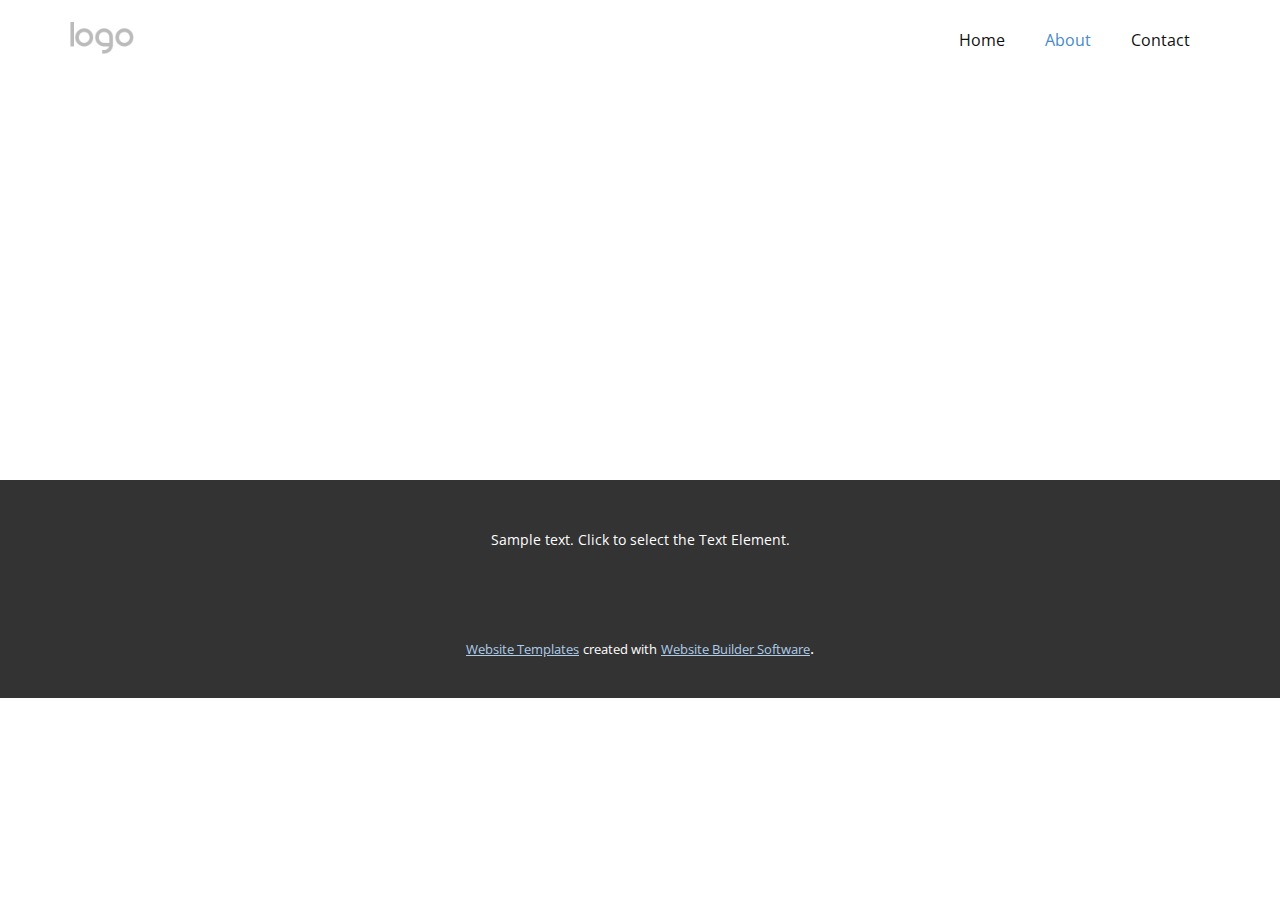
<file: About.html>
<!DOCTYPE html>
<html style="font-size: 16px;" lang="en"><head>
    <meta name="viewport" content="width=device-width, initial-scale=1.0">
    <meta charset="utf-8">
    <meta name="keywords" content="">
    <meta name="description" content="">
    <title>About</title>
    <link rel="stylesheet" href="nicepage.css" media="screen">
<link rel="stylesheet" href="About.css" media="screen">
    <script class="u-script" type="text/javascript" src="jquery.js" defer=""></script>
    <script class="u-script" type="text/javascript" src="nicepage.js" defer=""></script>
    <meta name="generator" content="Nicepage 5.2.4, nicepage.com">
    <link id="u-theme-google-font" rel="stylesheet" href="https://fonts.googleapis.com/css?family=Roboto:100,100i,300,300i,400,400i,500,500i,700,700i,900,900i|Open+Sans:300,300i,400,400i,500,500i,600,600i,700,700i,800,800i">
    
    
    <script type="application/ld+json">{
		"@context": "http://schema.org",
		"@type": "Organization",
		"name": "",
		"logo": "images/default-logo.png"
}</script>
    <meta name="theme-color" content="#478ac9">
    <meta property="og:title" content="About">
    <meta property="og:type" content="website">
  </head>
  <body class="u-body u-xl-mode" data-lang="en"><header class="u-clearfix u-header u-header" id="sec-a202"><div class="u-clearfix u-sheet u-valign-middle u-sheet-1">
        <a href="https://nicepage.com" class="u-image u-logo u-image-1">
          <img src="images/default-logo.png" class="u-logo-image u-logo-image-1">
        </a>
        <nav class="u-menu u-menu-dropdown u-offcanvas u-menu-1">
          <div class="menu-collapse" style="font-size: 1rem; letter-spacing: 0px;">
            <a class="u-button-style u-custom-left-right-menu-spacing u-custom-padding-bottom u-custom-top-bottom-menu-spacing u-nav-link u-text-active-palette-1-base u-text-hover-palette-2-base" href="#">
              <svg class="u-svg-link" viewBox="0 0 24 24"><use xmlns:xlink="http://www.w3.org/1999/xlink" xlink:href="#menu-hamburger"></use></svg>
              <svg class="u-svg-content" version="1.1" id="menu-hamburger" viewBox="0 0 16 16" x="0px" y="0px" xmlns:xlink="http://www.w3.org/1999/xlink" xmlns="http://www.w3.org/2000/svg"><g><rect y="1" width="16" height="2"></rect><rect y="7" width="16" height="2"></rect><rect y="13" width="16" height="2"></rect>
</g></svg>
            </a>
          </div>
          <div class="u-nav-container">
            <ul class="u-nav u-unstyled u-nav-1"><li class="u-nav-item"><a class="u-button-style u-nav-link u-text-active-palette-1-base u-text-hover-palette-2-base" href="Home.html" style="padding: 10px 20px;">Home</a>
</li><li class="u-nav-item"><a class="u-button-style u-nav-link u-text-active-palette-1-base u-text-hover-palette-2-base" href="About.html" style="padding: 10px 20px;">About</a>
</li><li class="u-nav-item"><a class="u-button-style u-nav-link u-text-active-palette-1-base u-text-hover-palette-2-base" href="Contact.html" style="padding: 10px 20px;">Contact</a>
</li></ul>
          </div>
          <div class="u-nav-container-collapse">
            <div class="u-black u-container-style u-inner-container-layout u-opacity u-opacity-95 u-sidenav">
              <div class="u-inner-container-layout u-sidenav-overflow">
                <div class="u-menu-close"></div>
                <ul class="u-align-center u-nav u-popupmenu-items u-unstyled u-nav-2"><li class="u-nav-item"><a class="u-button-style u-nav-link" href="Home.html">Home</a>
</li><li class="u-nav-item"><a class="u-button-style u-nav-link" href="About.html">About</a>
</li><li class="u-nav-item"><a class="u-button-style u-nav-link" href="Contact.html">Contact</a>
</li></ul>
              </div>
            </div>
            <div class="u-black u-menu-overlay u-opacity u-opacity-70"></div>
          </div>
        </nav>
      </div></header>
    <section class="u-clearfix u-section-1" id="sec-a225">
      <div class="u-clearfix u-sheet u-sheet-1"></div>
    </section>
    
    
    <footer class="u-align-center u-clearfix u-footer u-grey-80 u-footer" id="sec-ae76"><div class="u-clearfix u-sheet u-sheet-1">
        <p class="u-small-text u-text u-text-variant u-text-1">Sample text. Click to select the Text Element.</p>
      </div></footer>
    <section class="u-backlink u-clearfix u-grey-80">
      <a class="u-link" href="https://nicepage.com/website-templates" target="_blank">
        <span>Website Templates</span>
      </a>
      <p class="u-text">
        <span>created with</span>
      </p>
      <a class="u-link" href="" target="_blank">
        <span>Website Builder Software</span>
      </a>. 
    </section>
  
</body></html>
</file>
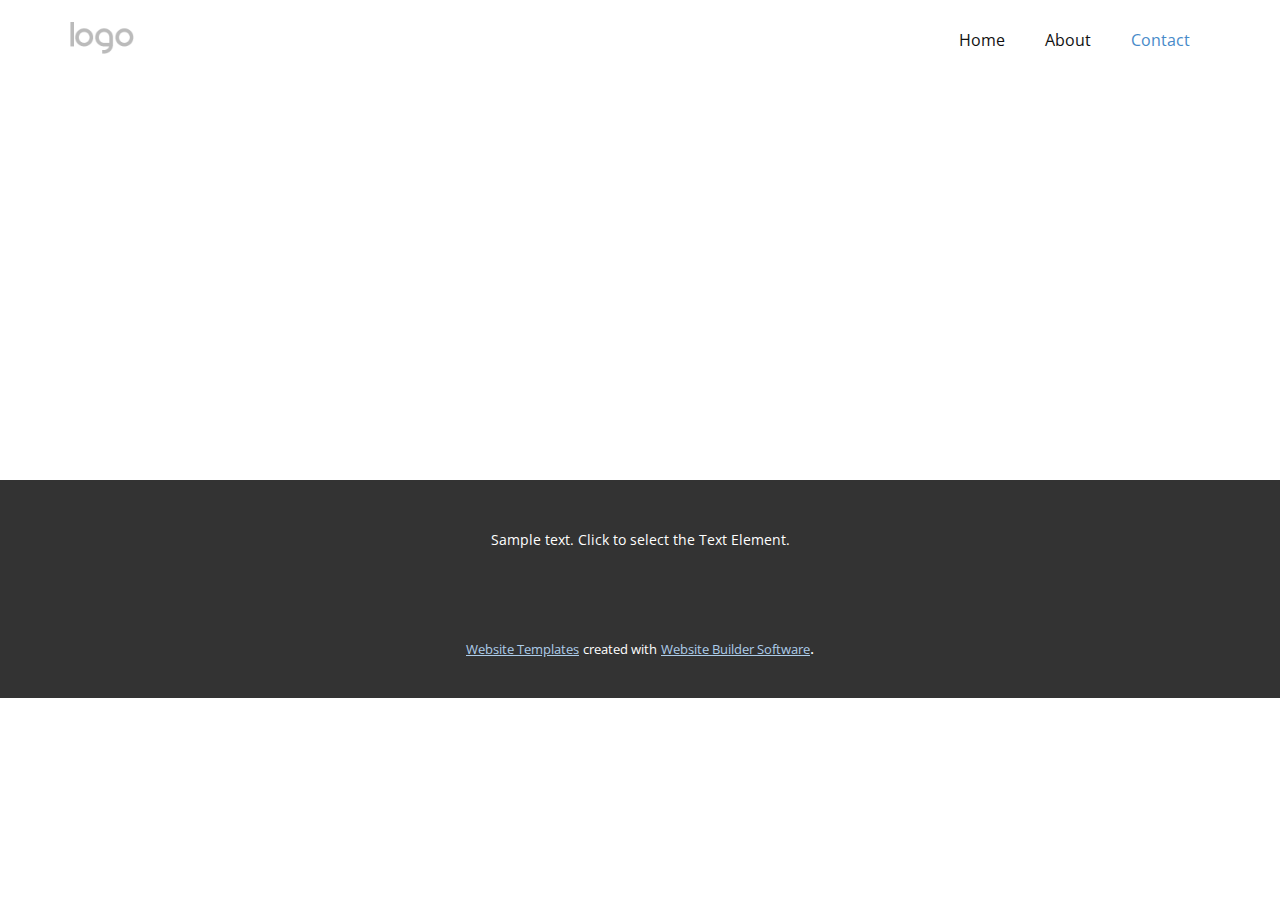
<file: Contact.html>
<!DOCTYPE html>
<html style="font-size: 16px;" lang="en"><head>
    <meta name="viewport" content="width=device-width, initial-scale=1.0">
    <meta charset="utf-8">
    <meta name="keywords" content="">
    <meta name="description" content="">
    <title>Contact</title>
    <link rel="stylesheet" href="nicepage.css" media="screen">
<link rel="stylesheet" href="Contact.css" media="screen">
    <script class="u-script" type="text/javascript" src="jquery.js" defer=""></script>
    <script class="u-script" type="text/javascript" src="nicepage.js" defer=""></script>
    <meta name="generator" content="Nicepage 5.2.4, nicepage.com">
    <link id="u-theme-google-font" rel="stylesheet" href="https://fonts.googleapis.com/css?family=Roboto:100,100i,300,300i,400,400i,500,500i,700,700i,900,900i|Open+Sans:300,300i,400,400i,500,500i,600,600i,700,700i,800,800i">
    
    
    <script type="application/ld+json">{
		"@context": "http://schema.org",
		"@type": "Organization",
		"name": "",
		"logo": "images/default-logo.png"
}</script>
    <meta name="theme-color" content="#478ac9">
    <meta property="og:title" content="Contact">
    <meta property="og:type" content="website">
  </head>
  <body class="u-body u-xl-mode" data-lang="en"><header class="u-clearfix u-header u-header" id="sec-a202"><div class="u-clearfix u-sheet u-valign-middle u-sheet-1">
        <a href="https://nicepage.com" class="u-image u-logo u-image-1">
          <img src="images/default-logo.png" class="u-logo-image u-logo-image-1">
        </a>
        <nav class="u-menu u-menu-dropdown u-offcanvas u-menu-1">
          <div class="menu-collapse" style="font-size: 1rem; letter-spacing: 0px;">
            <a class="u-button-style u-custom-left-right-menu-spacing u-custom-padding-bottom u-custom-top-bottom-menu-spacing u-nav-link u-text-active-palette-1-base u-text-hover-palette-2-base" href="#">
              <svg class="u-svg-link" viewBox="0 0 24 24"><use xmlns:xlink="http://www.w3.org/1999/xlink" xlink:href="#menu-hamburger"></use></svg>
              <svg class="u-svg-content" version="1.1" id="menu-hamburger" viewBox="0 0 16 16" x="0px" y="0px" xmlns:xlink="http://www.w3.org/1999/xlink" xmlns="http://www.w3.org/2000/svg"><g><rect y="1" width="16" height="2"></rect><rect y="7" width="16" height="2"></rect><rect y="13" width="16" height="2"></rect>
</g></svg>
            </a>
          </div>
          <div class="u-nav-container">
            <ul class="u-nav u-unstyled u-nav-1"><li class="u-nav-item"><a class="u-button-style u-nav-link u-text-active-palette-1-base u-text-hover-palette-2-base" href="Home.html" style="padding: 10px 20px;">Home</a>
</li><li class="u-nav-item"><a class="u-button-style u-nav-link u-text-active-palette-1-base u-text-hover-palette-2-base" href="About.html" style="padding: 10px 20px;">About</a>
</li><li class="u-nav-item"><a class="u-button-style u-nav-link u-text-active-palette-1-base u-text-hover-palette-2-base" href="Contact.html" style="padding: 10px 20px;">Contact</a>
</li></ul>
          </div>
          <div class="u-nav-container-collapse">
            <div class="u-black u-container-style u-inner-container-layout u-opacity u-opacity-95 u-sidenav">
              <div class="u-inner-container-layout u-sidenav-overflow">
                <div class="u-menu-close"></div>
                <ul class="u-align-center u-nav u-popupmenu-items u-unstyled u-nav-2"><li class="u-nav-item"><a class="u-button-style u-nav-link" href="Home.html">Home</a>
</li><li class="u-nav-item"><a class="u-button-style u-nav-link" href="About.html">About</a>
</li><li class="u-nav-item"><a class="u-button-style u-nav-link" href="Contact.html">Contact</a>
</li></ul>
              </div>
            </div>
            <div class="u-black u-menu-overlay u-opacity u-opacity-70"></div>
          </div>
        </nav>
      </div></header>
    <section class="u-clearfix u-section-1" id="sec-13bf">
      <div class="u-clearfix u-sheet u-sheet-1"></div>
    </section>
    
    
    <footer class="u-align-center u-clearfix u-footer u-grey-80 u-footer" id="sec-ae76"><div class="u-clearfix u-sheet u-sheet-1">
        <p class="u-small-text u-text u-text-variant u-text-1">Sample text. Click to select the Text Element.</p>
      </div></footer>
    <section class="u-backlink u-clearfix u-grey-80">
      <a class="u-link" href="https://nicepage.com/website-templates" target="_blank">
        <span>Website Templates</span>
      </a>
      <p class="u-text">
        <span>created with</span>
      </p>
      <a class="u-link" href="" target="_blank">
        <span>Website Builder Software</span>
      </a>. 
    </section>
  
</body></html>
</file>
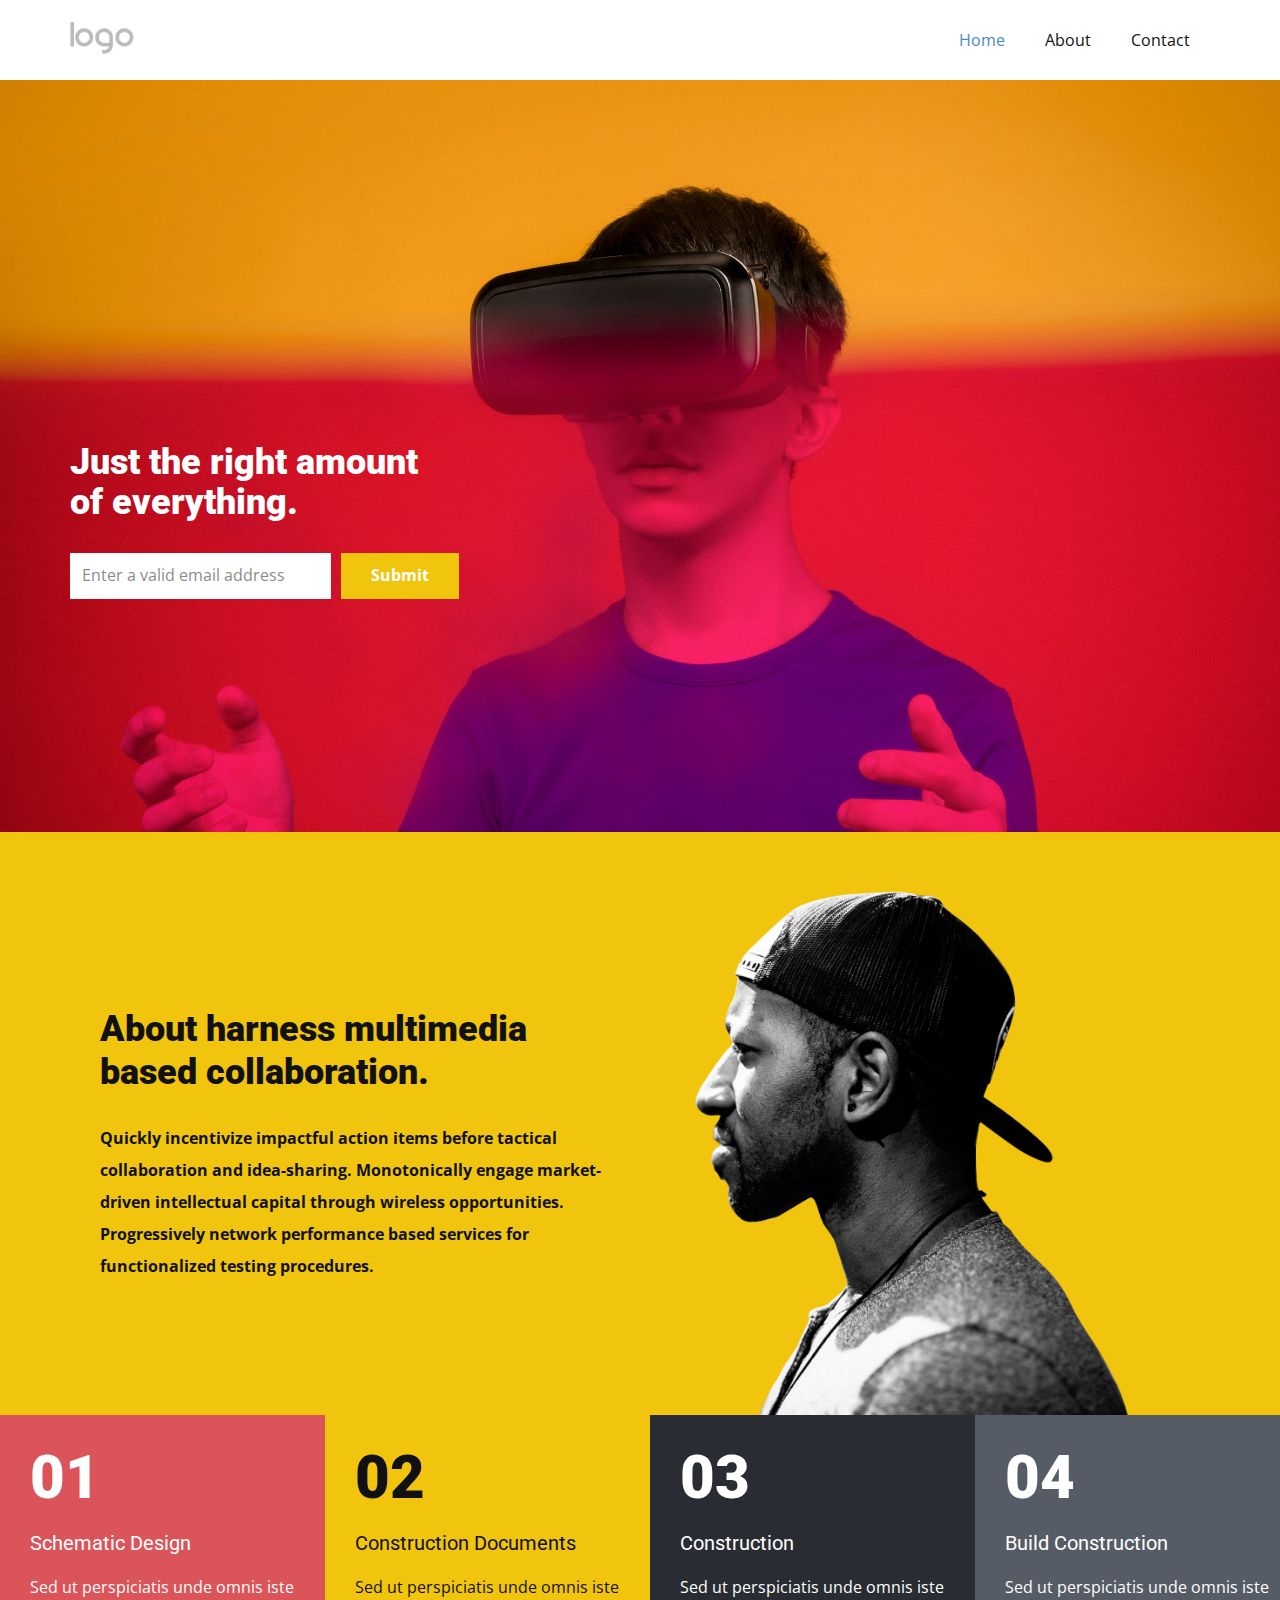
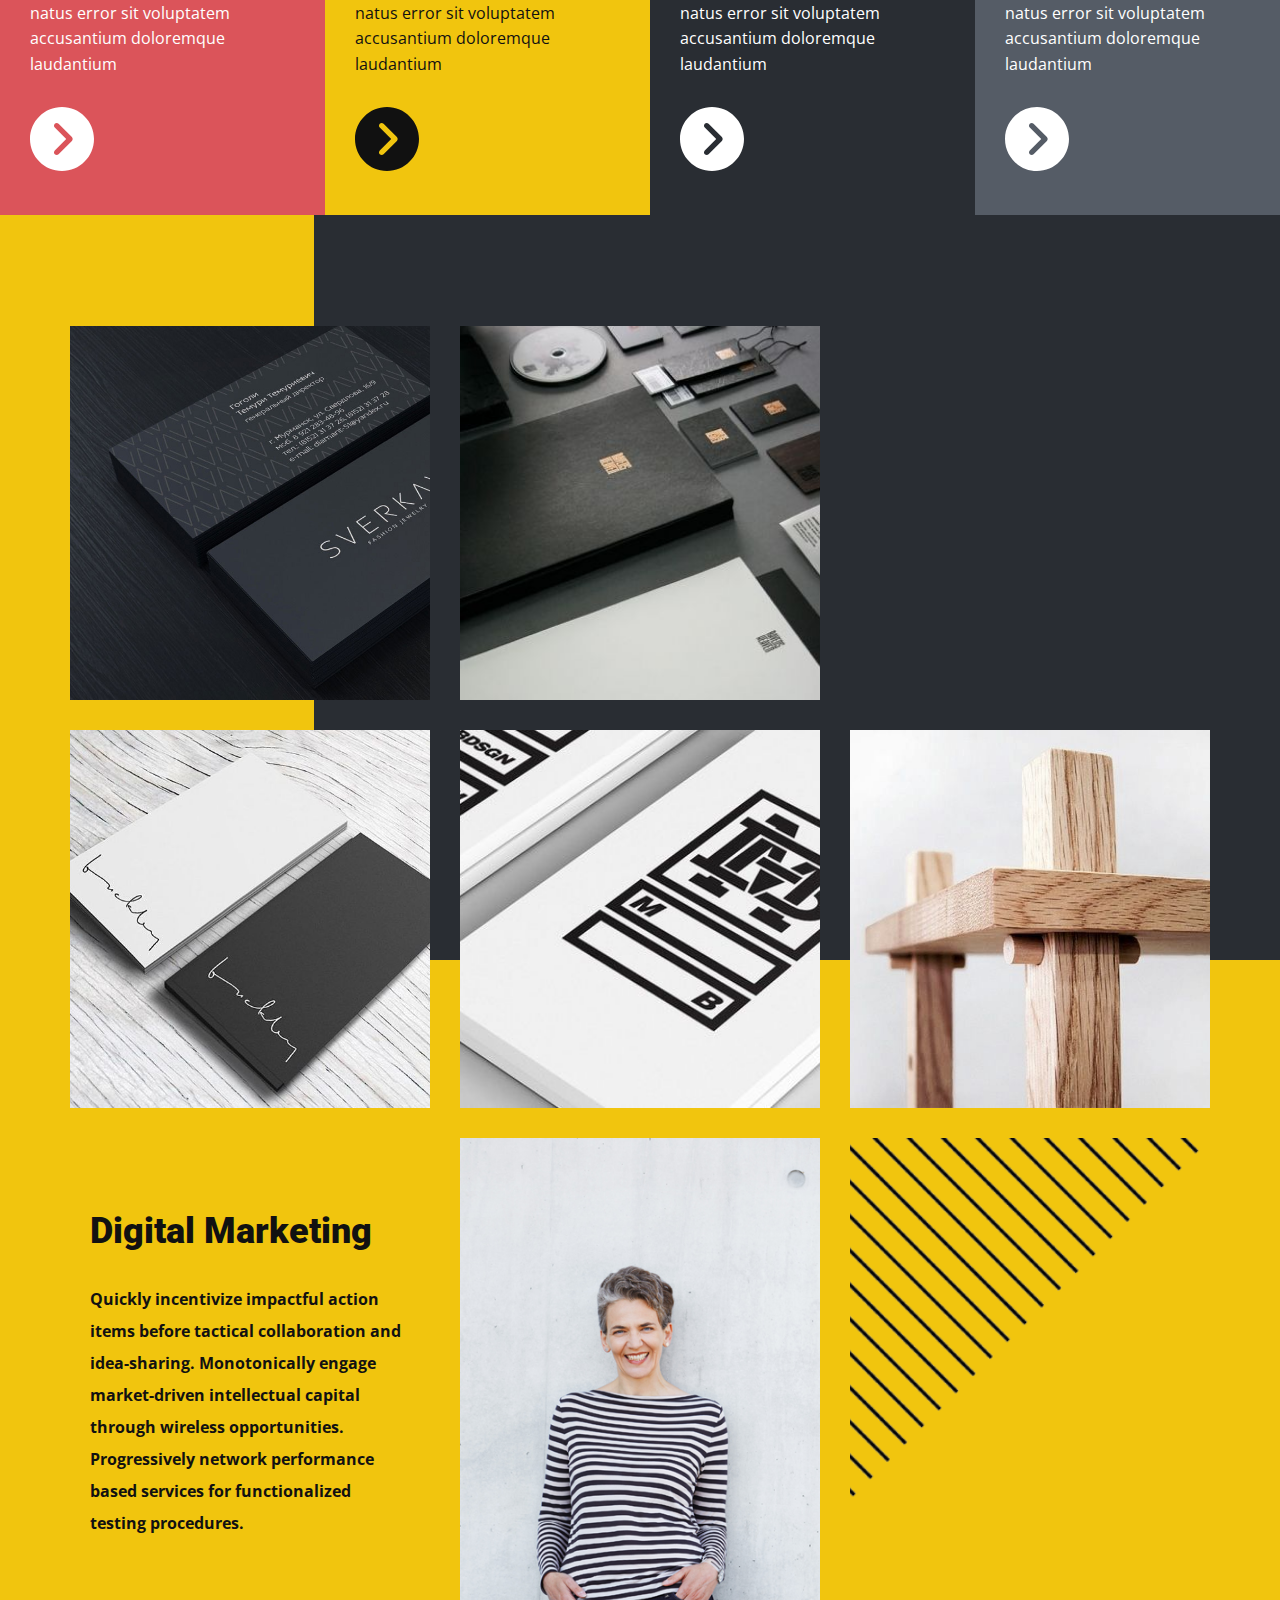
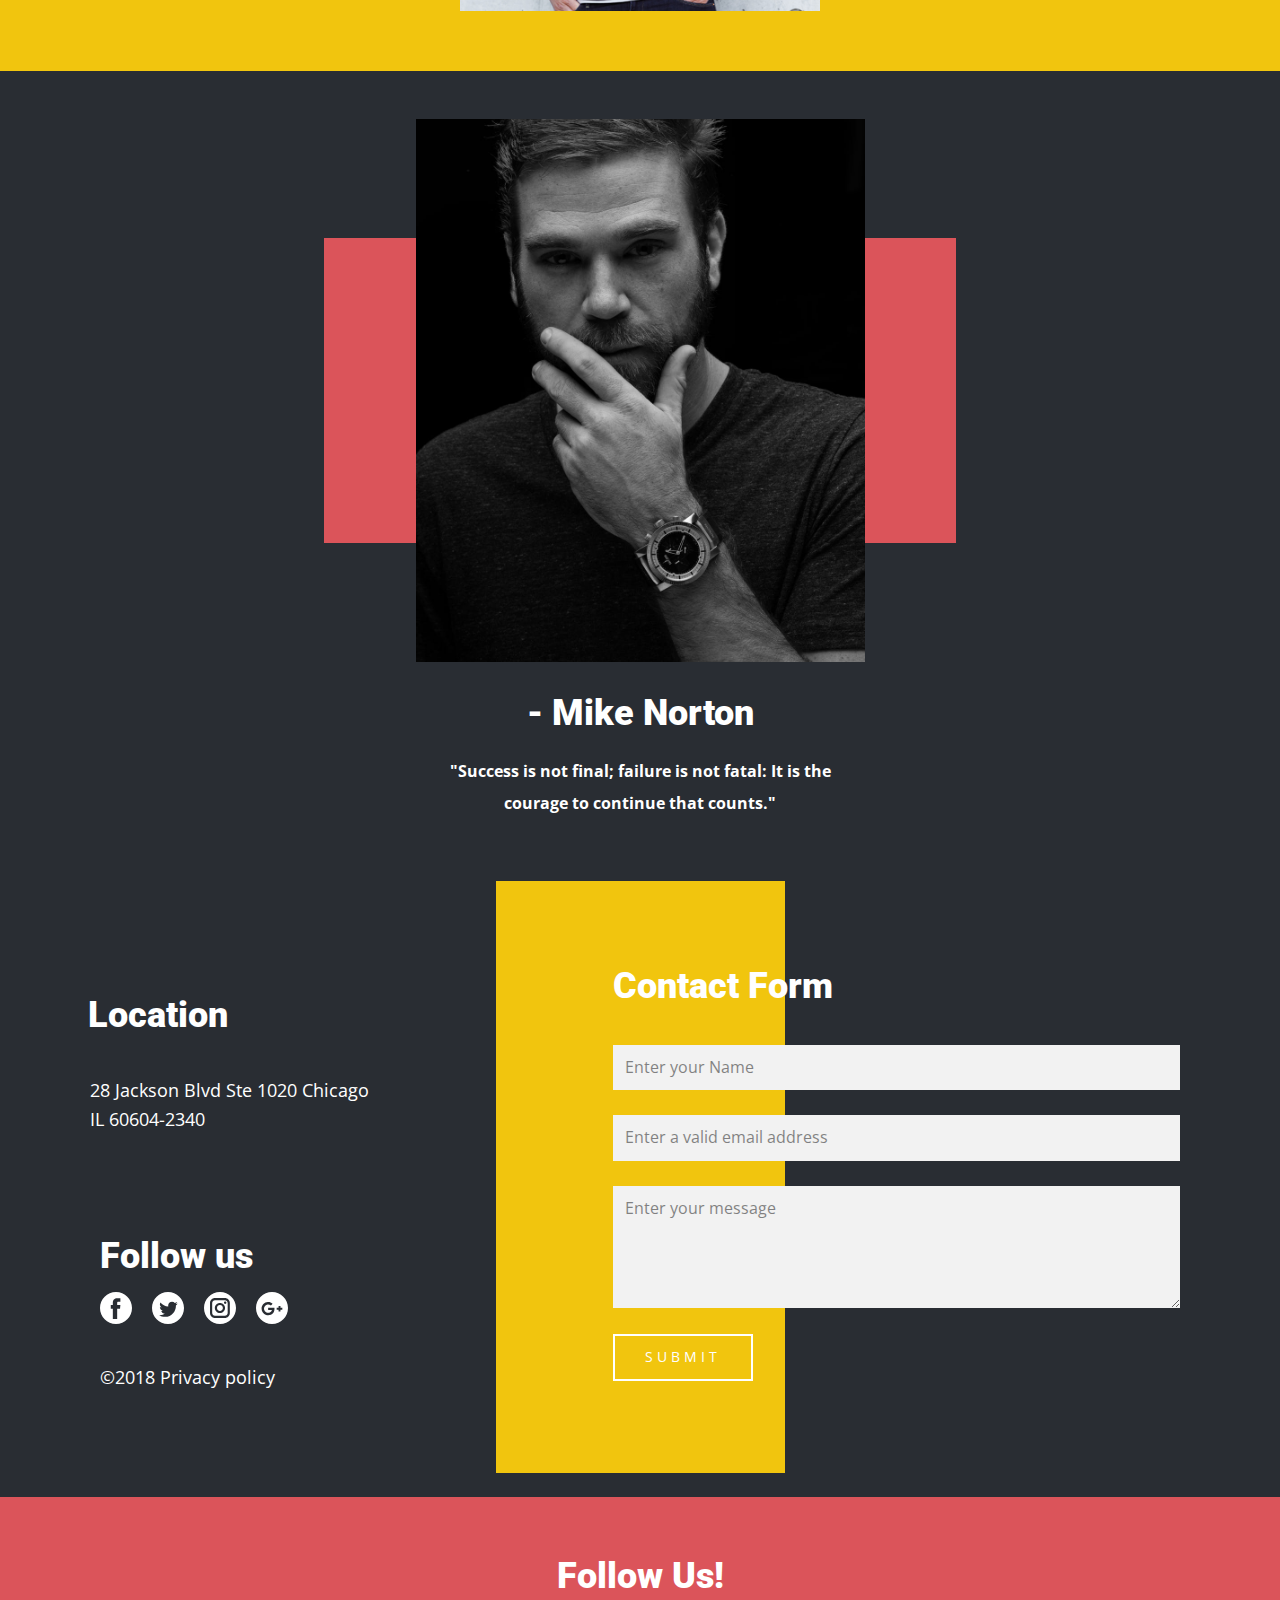
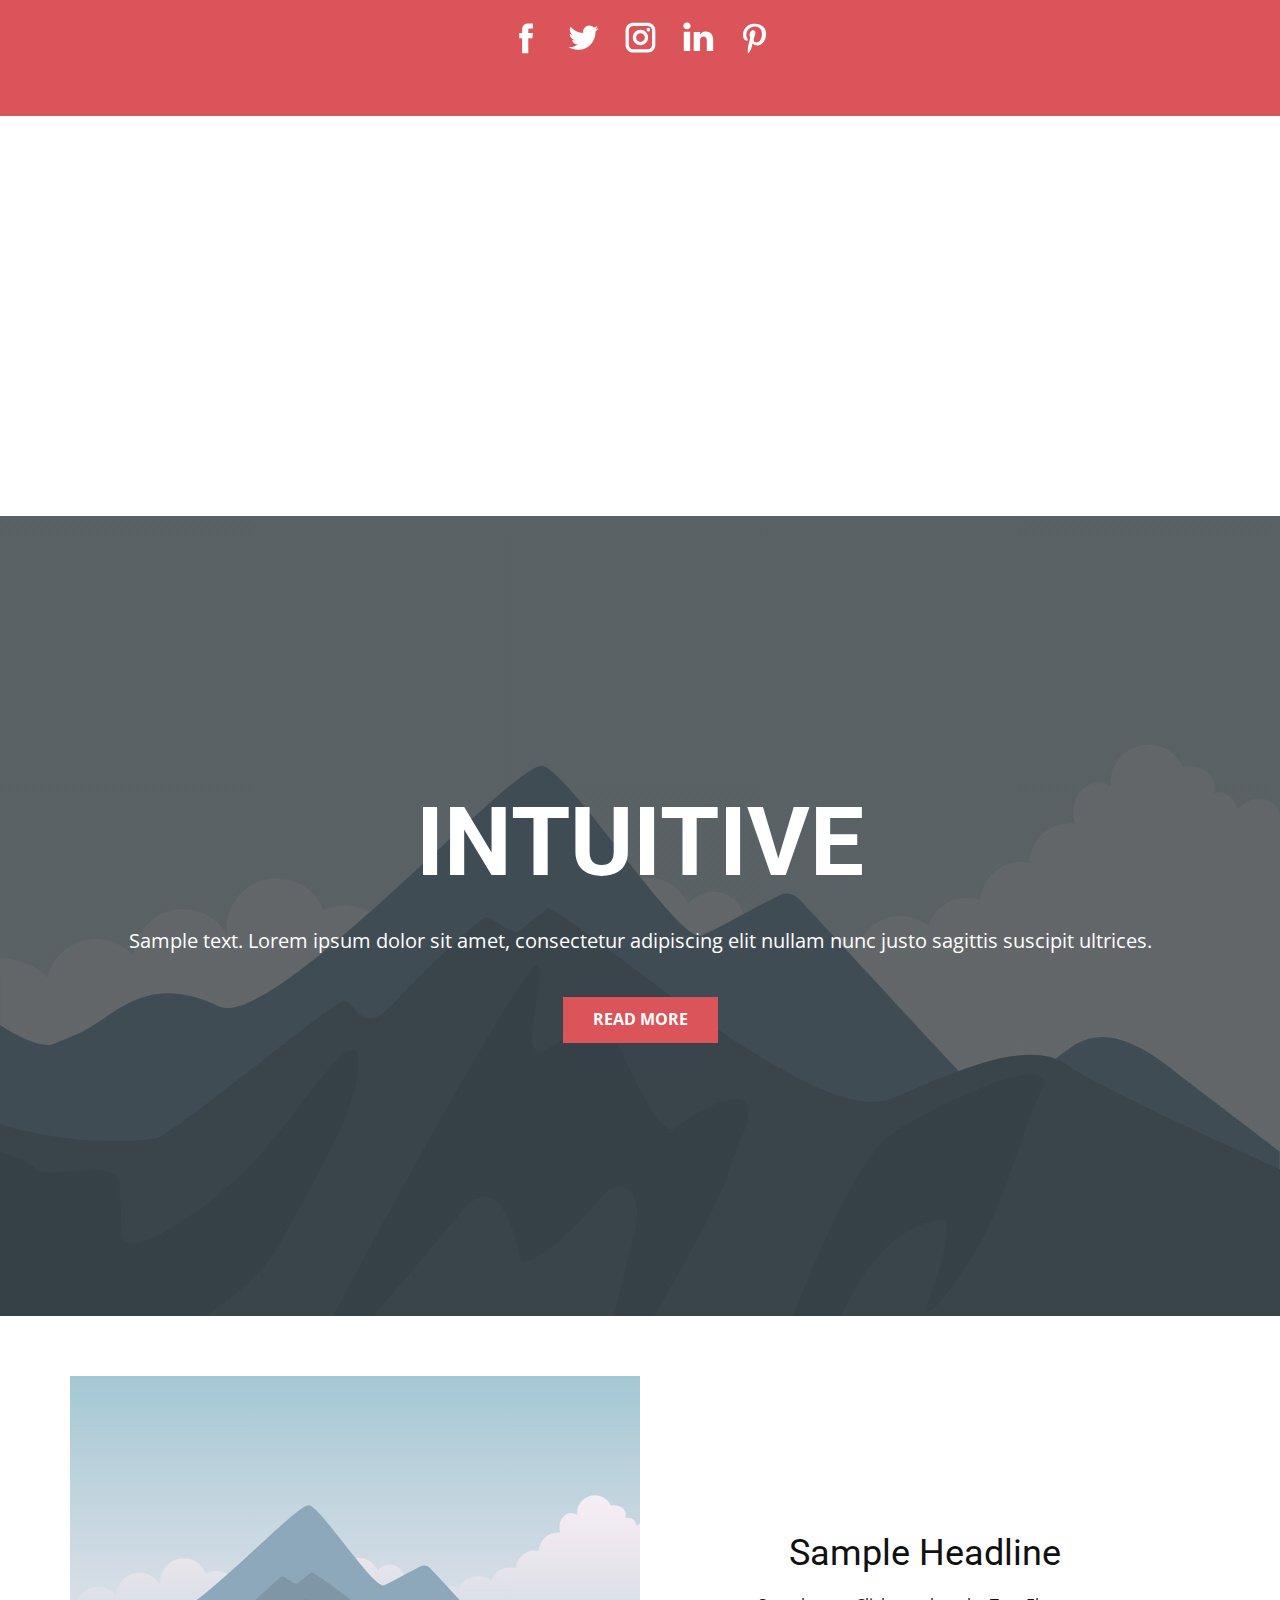
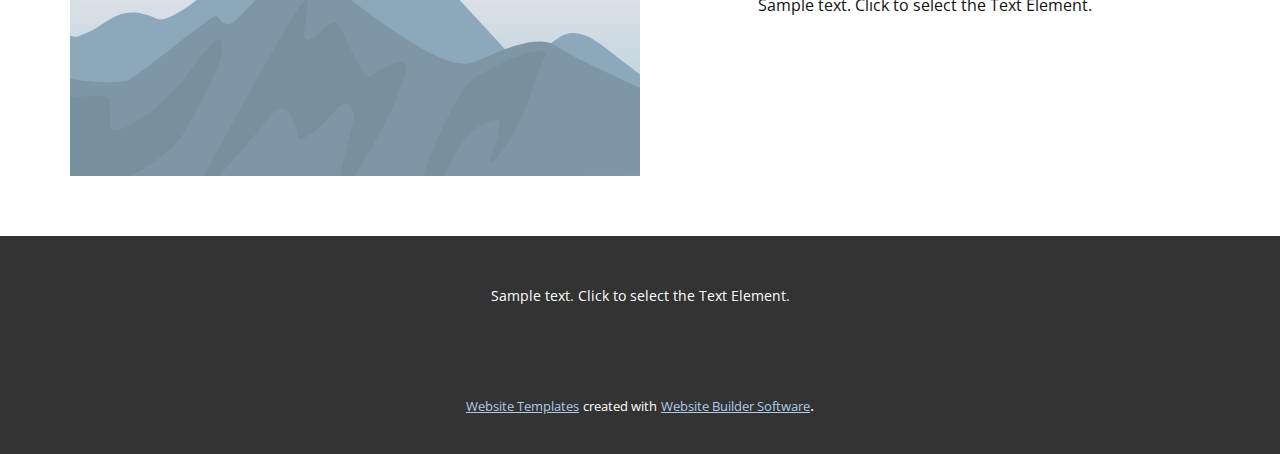
<file: Home.html>
<!DOCTYPE html>
<html style="font-size: 16px;" lang="en"><head>
    <meta name="viewport" content="width=device-width, initial-scale=1.0">
    <meta charset="utf-8">
    <meta name="keywords" content="Just the right amount of everything., About harness multimedia based collaboration., 01, 02, 03, 04, Location, Follow us, Contact Form, Follow Us!, INTUITIVE">
    <meta name="description" content="">
    <title>Home</title>
    <link rel="stylesheet" href="nicepage.css" media="screen">
<link rel="stylesheet" href="Home.css" media="screen">
    <script class="u-script" type="text/javascript" src="jquery.js" defer=""></script>
    <script class="u-script" type="text/javascript" src="nicepage.js" defer=""></script>
    <meta name="generator" content="Nicepage 5.2.4, nicepage.com">
    <meta name="referrer" content="origin">
    <link id="u-theme-google-font" rel="stylesheet" href="https://fonts.googleapis.com/css?family=Roboto:100,100i,300,300i,400,400i,500,500i,700,700i,900,900i|Open+Sans:300,300i,400,400i,500,500i,600,600i,700,700i,800,800i">
    
    
    
    
    
    
    
    
    
    
    
    <script type="application/ld+json">{
		"@context": "http://schema.org",
		"@type": "Organization",
		"name": "",
		"logo": "images/default-logo.png"
}</script>
    <meta name="theme-color" content="#478ac9">
    <meta property="og:title" content="Home">
    <meta property="og:type" content="website">
  </head>
  <body class="u-body u-xl-mode" data-lang="en"><header class="u-clearfix u-header u-header" id="sec-a202"><div class="u-clearfix u-sheet u-valign-middle u-sheet-1">
        <a href="https://nicepage.com" class="u-image u-logo u-image-1">
          <img src="images/default-logo.png" class="u-logo-image u-logo-image-1">
        </a>
        <nav class="u-menu u-menu-dropdown u-offcanvas u-menu-1">
          <div class="menu-collapse" style="font-size: 1rem; letter-spacing: 0px;">
            <a class="u-button-style u-custom-left-right-menu-spacing u-custom-padding-bottom u-custom-top-bottom-menu-spacing u-nav-link u-text-active-palette-1-base u-text-hover-palette-2-base" href="#">
              <svg class="u-svg-link" viewBox="0 0 24 24"><use xmlns:xlink="http://www.w3.org/1999/xlink" xlink:href="#menu-hamburger"></use></svg>
              <svg class="u-svg-content" version="1.1" id="menu-hamburger" viewBox="0 0 16 16" x="0px" y="0px" xmlns:xlink="http://www.w3.org/1999/xlink" xmlns="http://www.w3.org/2000/svg"><g><rect y="1" width="16" height="2"></rect><rect y="7" width="16" height="2"></rect><rect y="13" width="16" height="2"></rect>
</g></svg>
            </a>
          </div>
          <div class="u-nav-container">
            <ul class="u-nav u-unstyled u-nav-1"><li class="u-nav-item"><a class="u-button-style u-nav-link u-text-active-palette-1-base u-text-hover-palette-2-base" href="Home.html" style="padding: 10px 20px;">Home</a>
</li><li class="u-nav-item"><a class="u-button-style u-nav-link u-text-active-palette-1-base u-text-hover-palette-2-base" href="About.html" style="padding: 10px 20px;">About</a>
</li><li class="u-nav-item"><a class="u-button-style u-nav-link u-text-active-palette-1-base u-text-hover-palette-2-base" href="Contact.html" style="padding: 10px 20px;">Contact</a>
</li></ul>
          </div>
          <div class="u-nav-container-collapse">
            <div class="u-black u-container-style u-inner-container-layout u-opacity u-opacity-95 u-sidenav">
              <div class="u-inner-container-layout u-sidenav-overflow">
                <div class="u-menu-close"></div>
                <ul class="u-align-center u-nav u-popupmenu-items u-unstyled u-nav-2"><li class="u-nav-item"><a class="u-button-style u-nav-link" href="Home.html">Home</a>
</li><li class="u-nav-item"><a class="u-button-style u-nav-link" href="About.html">About</a>
</li><li class="u-nav-item"><a class="u-button-style u-nav-link" href="Contact.html">Contact</a>
</li></ul>
              </div>
            </div>
            <div class="u-black u-menu-overlay u-opacity u-opacity-70"></div>
          </div>
        </nav>
      </div></header>
    <section class="u-align-center-sm u-align-center-xs u-clearfix u-image u-section-1" id="carousel_e96b">
      <div class="u-clearfix u-sheet u-sheet-1">
        <h2 class="u-text u-text-body-alt-color u-text-1">Just the right amount of everything.</h2>
        <div class="u-form u-form-1">
          <form action="https://forms.nicepagesrv.com/Form/Process" class="u-clearfix u-form-horizontal u-form-spacing-10 u-inner-form" style="padding: 0;" source="email" name="form-1">
            <div class="u-form-email u-form-group">
              <label for="email-f7e5" class="u-form-control-hidden u-label">Email</label>
              <input type="email" placeholder="Enter a valid email address" id="email-f7e5" name="email" class="u-input u-input-rectangle u-white" required="">
            </div>
            <div class="u-form-group u-form-submit">
              <a href="#" class="u-btn u-btn-rectangle u-btn-submit u-button-style u-palette-3-base u-text-body-alt-color u-btn-1">Submit</a>
              <input type="submit" value="submit" class="u-form-control-hidden">
            </div>
            <div class="u-form-send-message u-form-send-success"> Thank you! Your message has been sent. </div>
            <div class="u-form-send-error u-form-send-message"> Unable to send your message. Please fix errors then try again. </div>
            <input type="hidden" value="" name="recaptchaResponse">
            <input type="hidden" name="formServices" value="309671b1ba5884733be7fcb9ddfd1844">
          </form>
        </div>
      </div>
    </section>
    <section class="u-clearfix u-palette-3-base u-section-2" id="carousel_4f58">
      <div class="u-clearfix u-sheet u-sheet-1">
        <div class="u-clearfix u-expanded-width u-layout-wrap u-layout-wrap-1">
          <div class="u-layout">
            <div class="u-layout-row">
              <div class="u-align-center-sm u-align-center-xs u-align-left-lg u-align-left-md u-align-left-xl u-container-style u-layout-cell u-left-cell u-size-30 u-layout-cell-1">
                <div class="u-container-layout u-container-layout-1">
                  <h2 class="u-text u-text-1">About harness multimedia based collaboration.</h2>
                  <p class="u-text u-text-2">Quickly incentivize impactful action items before tactical collaboration and idea-sharing. Monotonically engage market-driven intellectual capital through wireless opportunities. Progressively network performance based
                                    services for functionalized testing procedures.</p>
                </div>
              </div>
              <div class="u-container-style u-layout-cell u-right-cell u-size-30 u-layout-cell-2">
                <div class="u-container-layout u-valign-bottom-md u-valign-top-sm u-valign-top-xs u-container-layout-2">
                  <img class="u-expand-resize u-expanded-height-lg u-expanded-height-xl u-image u-image-contain u-image-1" src="images/pexelsphoto305241.png">
                </div>
              </div>
            </div>
          </div>
        </div>
      </div>
    </section>
    <section class="u-clearfix u-custom-color-1 u-valign-middle u-section-3" id="carousel_f91f">
      <div class="u-clearfix u-expanded-width-lg u-expanded-width-md u-expanded-width-sm u-expanded-width-xs u-layout-wrap u-layout-wrap-1">
        <div class="u-layout">
          <div class="u-layout-row">
            <div class="u-align-center-sm u-align-center-xs u-container-style u-layout-cell u-left-cell u-palette-2-base u-size-15 u-size-30-md u-layout-cell-1">
              <div class="u-container-layout u-valign-top u-container-layout-1">
                <h2 class="u-text u-text-1">01</h2>
                <h4 class="u-text u-text-2">Schematic Design</h4>
                <p class="u-text u-text-3">Sed ut perspiciatis unde omnis iste natus error sit voluptatem accusantium doloremque laudantium</p><span class="u-icon u-icon-circle u-icon-1"><svg class="u-svg-link" preserveAspectRatio="xMidYMin slice" viewBox="0 0 512 512" style=""><use xmlns:xlink="http://www.w3.org/1999/xlink" xlink:href="#svg-e161"></use></svg><svg class="u-svg-content" viewBox="0 0 512 512" x="0px" y="0px" id="svg-e161" style="enable-background:new 0 0 512 512;"><g><g><path d="M256,0C114.837,0,0,114.837,0,256s114.837,256,256,256s256-114.837,256-256S397.163,0,256,0z M335.083,271.083    L228.416,377.749c-4.16,4.16-9.621,6.251-15.083,6.251c-5.461,0-10.923-2.091-15.083-6.251c-8.341-8.341-8.341-21.824,0-30.165    L289.835,256l-91.584-91.584c-8.341-8.341-8.341-21.824,0-30.165s21.824-8.341,30.165,0l106.667,106.667    C343.424,249.259,343.424,262.741,335.083,271.083z"></path>
</g>
</g></svg></span>
              </div>
            </div>
            <div class="u-align-center-sm u-align-center-xs u-container-style u-layout-cell u-palette-3-base u-size-15 u-size-30-md u-layout-cell-2">
              <div class="u-container-layout u-valign-top u-container-layout-2">
                <h2 class="u-text u-text-4">02</h2>
                <h4 class="u-text u-text-5">Construction Documents</h4>
                <p class="u-text u-text-6">Sed ut perspiciatis unde omnis iste natus error sit voluptatem accusantium doloremque laudantium</p><span class="u-icon u-icon-circle u-icon-2"><svg class="u-svg-link" preserveAspectRatio="xMidYMin slice" viewBox="0 0 512 512" style=""><use xmlns:xlink="http://www.w3.org/1999/xlink" xlink:href="#svg-9400"></use></svg><svg class="u-svg-content" viewBox="0 0 512 512" x="0px" y="0px" id="svg-9400" style="enable-background:new 0 0 512 512;"><g><g><path d="M256,0C114.837,0,0,114.837,0,256s114.837,256,256,256s256-114.837,256-256S397.163,0,256,0z M335.083,271.083    L228.416,377.749c-4.16,4.16-9.621,6.251-15.083,6.251c-5.461,0-10.923-2.091-15.083-6.251c-8.341-8.341-8.341-21.824,0-30.165    L289.835,256l-91.584-91.584c-8.341-8.341-8.341-21.824,0-30.165s21.824-8.341,30.165,0l106.667,106.667    C343.424,249.259,343.424,262.741,335.083,271.083z"></path>
</g>
</g></svg></span>
              </div>
            </div>
            <div class="u-align-center-sm u-align-center-xs u-container-style u-layout-cell u-palette-5-dark-3 u-size-15 u-size-30-md u-layout-cell-3">
              <div class="u-container-layout u-valign-top u-container-layout-3">
                <h2 class="u-text u-text-7">03</h2>
                <h4 class="u-text u-text-8">Construction</h4>
                <p class="u-text u-text-9">Sed ut perspiciatis unde omnis iste natus error sit voluptatem accusantium doloremque laudantium</p><span class="u-icon u-icon-circle u-icon-3"><svg class="u-svg-link" preserveAspectRatio="xMidYMin slice" viewBox="0 0 512 512" style=""><use xmlns:xlink="http://www.w3.org/1999/xlink" xlink:href="#svg-bd3d"></use></svg><svg class="u-svg-content" viewBox="0 0 512 512" x="0px" y="0px" id="svg-bd3d" style="enable-background:new 0 0 512 512;"><g><g><path d="M256,0C114.837,0,0,114.837,0,256s114.837,256,256,256s256-114.837,256-256S397.163,0,256,0z M335.083,271.083    L228.416,377.749c-4.16,4.16-9.621,6.251-15.083,6.251c-5.461,0-10.923-2.091-15.083-6.251c-8.341-8.341-8.341-21.824,0-30.165    L289.835,256l-91.584-91.584c-8.341-8.341-8.341-21.824,0-30.165s21.824-8.341,30.165,0l106.667,106.667    C343.424,249.259,343.424,262.741,335.083,271.083z"></path>
</g>
</g></svg></span>
              </div>
            </div>
            <div class="u-align-center-sm u-align-center-xs u-container-style u-layout-cell u-palette-5-dark-2 u-right-cell u-size-15 u-size-30-md u-layout-cell-4">
              <div class="u-container-layout u-valign-top u-container-layout-4">
                <h2 class="u-text u-text-10">04</h2>
                <h4 class="u-text u-text-11">Build Construction</h4>
                <p class="u-text u-text-12">Sed ut perspiciatis unde omnis iste natus error sit voluptatem accusantium doloremque laudantium</p><span class="u-icon u-icon-circle u-icon-4"><svg class="u-svg-link" preserveAspectRatio="xMidYMin slice" viewBox="0 0 512 512" style=""><use xmlns:xlink="http://www.w3.org/1999/xlink" xlink:href="#svg-57fc"></use></svg><svg class="u-svg-content" viewBox="0 0 512 512" x="0px" y="0px" id="svg-57fc" style="enable-background:new 0 0 512 512;"><g><g><path d="M256,0C114.837,0,0,114.837,0,256s114.837,256,256,256s256-114.837,256-256S397.163,0,256,0z M335.083,271.083    L228.416,377.749c-4.16,4.16-9.621,6.251-15.083,6.251c-5.461,0-10.923-2.091-15.083-6.251c-8.341-8.341-8.341-21.824,0-30.165    L289.835,256l-91.584-91.584c-8.341-8.341-8.341-21.824,0-30.165s21.824-8.341,30.165,0l106.667,106.667    C343.424,249.259,343.424,262.741,335.083,271.083z"></path>
</g>
</g></svg></span>
              </div>
            </div>
          </div>
        </div>
      </div>
    </section>
    <section class="u-clearfix u-palette-3-base u-valign-top u-section-4" id="carousel_2299">
      <div class="u-palette-5-dark-3 u-shape u-shape-rectangle u-shape-1"></div>
      <div class="u-clearfix u-gutter-30 u-layout-wrap u-layout-wrap-1">
        <div class="u-gutter-0 u-layout">
          <div class="u-layout-col">
            <div class="u-size-20">
              <div class="u-layout-row">
                <div class="u-container-style u-image u-layout-cell u-left-cell u-size-20 u-image-1">
                  <div class="u-container-layout"></div>
                </div>
                <div class="u-container-style u-image u-layout-cell u-size-20 u-image-2">
                  <div class="u-container-layout"></div>
                </div>
                <div class="u-container-style u-hidden-sm u-hidden-xs u-layout-cell u-right-cell u-size-20 u-layout-cell-3">
                  <div class="u-container-layout"></div>
                </div>
              </div>
            </div>
            <div class="u-size-20">
              <div class="u-layout-row">
                <div class="u-container-style u-image u-layout-cell u-left-cell u-size-20 u-image-3">
                  <div class="u-container-layout"></div>
                </div>
                <div class="u-container-style u-image u-layout-cell u-size-20 u-image-4">
                  <div class="u-container-layout"></div>
                </div>
                <div class="u-container-style u-image u-layout-cell u-right-cell u-size-20 u-image-5">
                  <div class="u-container-layout"></div>
                </div>
              </div>
            </div>
            <div class="u-size-20">
              <div class="u-layout-row">
                <div class="u-container-style u-layout-cell u-left-cell u-size-20 u-layout-cell-7">
                  <div class="u-container-layout u-valign-middle u-container-layout-7">
                    <h3 class="u-text u-text-1">Digital Marketing</h3>
                    <p class="u-text u-text-2">Quickly incentivize impactful action items before tactical collaboration and idea-sharing. Monotonically engage market-driven intellectual capital through wireless opportunities. Progressively network performance based services for functionalized testing procedures.</p>
                  </div>
                </div>
                <div class="u-container-style u-image u-layout-cell u-size-20 u-image-6">
                  <div class="u-container-layout"></div>
                </div>
                <div class="u-container-style u-image u-layout-cell u-right-cell u-size-20 u-image-7">
                  <div class="u-container-layout u-valign-middle"></div>
                </div>
              </div>
            </div>
          </div>
        </div>
      </div>
    </section>
    <section class="u-align-center u-clearfix u-palette-5-dark-3 u-section-5" id="carousel_b9c4">
      <div class="u-clearfix u-sheet u-sheet-1">
        <div class="u-container-style u-expanded-width-sm u-expanded-width-xs u-group u-palette-2-base u-shape-rectangle u-group-1">
          <div class="u-container-layout u-container-layout-1"></div>
        </div>
        <img src="images/pexelsphoto412840.jpeg" alt="" class="u-image u-image-default u-image-1">
        <h3 class="u-text u-text-body-alt-color u-text-default u-text-1">- Mike Norton</h3>
        <p class="u-text u-text-body-alt-color u-text-2">"Success is not final;&nbsp;<b>failure is not fatal</b>: It is the courage to continue that counts."
        </p>
      </div>
    </section>
    <section class="u-clearfix u-expanded-width-xl u-palette-5-dark-3 u-section-6" id="carousel_23d1">
      <div class="u-clearfix u-sheet u-valign-top-lg u-valign-top-xl u-sheet-1">
        <div class="u-absolute-hcenter-md u-absolute-hcenter-sm u-absolute-hcenter-xs u-expanded-height-md u-expanded-height-sm u-expanded-height-xs u-palette-3-base u-shape u-shape-rectangle u-shape-1"></div>
        <div class="u-clearfix u-expanded-width u-gutter-0 u-layout-wrap u-layout-wrap-1">
          <div class="u-gutter-0 u-layout">
            <div class="u-layout-row">
              <div class="u-size-27">
                <div class="u-layout-col">
                  <div class="u-align-center-sm u-align-center-xs u-container-style u-layout-cell u-left-cell u-size-30 u-layout-cell-1">
                    <div class="u-container-layout u-container-layout-1">
                      <h2 class="u-text u-text-1">Location</h2>
                      <p class="u-text u-text-2">28 Jackson Blvd Ste 1020 Chicago <br>IL 60604-2340 
                      </p>
                    </div>
                  </div>
                  <div class="u-align-center-sm u-align-center-xs u-align-left-lg u-align-left-md u-align-left-xl u-container-style u-layout-cell u-left-cell u-size-30 u-layout-cell-2">
                    <div class="u-container-layout u-valign-middle u-container-layout-2">
                      <h2 class="u-text u-text-3">Follow us</h2>
                      <div class="u-social-icons u-spacing-20 u-social-icons-1">
                        <a class="u-social-url" target="_blank" href=""><span class="u-icon u-icon-circle u-social-facebook u-social-icon u-icon-1">
                        <svg class="u-svg-link" preserveAspectRatio="xMidYMin slice" viewBox="0 0 112.2 112.2"><use xmlns:xlink="http://www.w3.org/1999/xlink" xlink:href="#svg-05cd"></use></svg>
                        <svg x="0px" y="0px" viewBox="0 0 112.2 112.2" style="enable-background:new 0 0 112.2 112.2;" xml:space="preserve" id="svg-05cd" class="u-svg-content"><path d="M56.1,0C25.1,0,0,25.1,0,56.1c0,31,25.1,56.1,56.1,56.1c31,0,56.1-25.1,56.1-56.1C112.2,25.1,87.1,0,56.1,0z M71.6,34.3h-8.2c-1.3,0-3.2,0.7-3.2,3.5v7.6h11.3l-1.3,12.9h-10V95H45V58.3h-7.2V45.4H45v-8.3c0-6,2.8-15.3,15.3-15.3l11.2,0V34.3z "></path></svg>
                      </span>
                        </a>
                        <a class="u-social-url" target="_blank" href=""><span class="u-icon u-icon-circle u-social-icon u-social-twitter u-icon-2">
                        <svg class="u-svg-link" preserveAspectRatio="xMidYMin slice" viewBox="0 0 112.2 112.2"><use xmlns:xlink="http://www.w3.org/1999/xlink" xlink:href="#svg-ed78"></use></svg>
                        <svg x="0px" y="0px" viewBox="0 0 112.2 112.2" style="enable-background:new 0 0 112.2 112.2;" xml:space="preserve" id="svg-ed78" class="u-svg-content"><path d="M56.1,0C25.1,0,0,25.1,0,56.1s25.1,56.1,56.1,56.1s56.1-25.1,56.1-56.1S87.1,0,56.1,0z M83.8,47.3 c0,0.6,0,1.2,0,1.7c0,17.7-13.5,38.2-38.2,38.2c-7.6,0-14.6-2.2-20.6-6c1,0.1,2.1,0.2,3.2,0.2c6.3,0,12.1-2.1,16.7-5.7 c-5.9-0.1-10.8-4-12.5-9.3c0.8,0.2,1.7,0.2,2.5,0.2c1.2,0,2.4-0.2,3.5-0.5c-6.1-1.2-10.8-6.7-10.8-13.1c0-0.1,0-0.1,0-0.2 c1.8,1,3.9,1.6,6.1,1.7c-3.6-2.4-6-6.5-6-11.2c0-2.5,0.7-4.8,1.8-6.7c6.6,8.1,16.5,13.5,27.6,14c-0.2-1-0.3-2-0.3-3.1 c0-7.4,6-13.4,13.4-13.4c3.9,0,7.3,1.6,9.8,4.2c3.1-0.6,5.9-1.7,8.5-3.3c-1,3.1-3.1,5.8-5.9,7.4c2.7-0.3,5.3-1,7.7-2.1 C88.7,43,86.4,45.4,83.8,47.3z"></path></svg>
                      </span>
                        </a>
                        <a class="u-social-url" target="_blank" href=""><span class="u-icon u-icon-circle u-social-icon u-social-instagram u-icon-3">
                        <svg class="u-svg-link" preserveAspectRatio="xMidYMin slice" viewBox="0 0 112.2 112.2"><use xmlns:xlink="http://www.w3.org/1999/xlink" xlink:href="#svg-556d"></use></svg>
                        <svg x="0px" y="0px" viewBox="0 0 112.2 112.2" style="enable-background:new 0 0 112.2 112.2;" xml:space="preserve" id="svg-556d" class="u-svg-content"><path d="M56.1,0C25.1,0,0,25.1,0,56.1c0,31,25.1,56.1,56.1,56.1c31,0,56.1-25.1,56.1-56.1C112.2,25.1,87.1,0,56.1,0z M90.6,73.4c0,9.6-7.8,17.5-17.5,17.5H38.6c-9.6,0-17.5-7.9-17.5-17.6V38.8c0-9.6,7.8-17.5,17.5-17.5h34.5c9.6,0,17.5,7.8,17.5,17.5 V73.4z"></path><path d="M73.1,28.9H38.6c-5.4,0-9.9,4.4-9.9,9.9v34.5c0,5.4,4.4,9.9,9.9,9.9h34.5c5.4,0,9.9-4.4,9.9-9.9V38.8 C83,33.4,78.6,28.9,73.1,28.9z M55.9,74C46,74,38,66,38,56.1c0-9.9,8-17.9,17.9-17.9c9.9,0,17.9,8,17.9,17.9 C73.8,66,65.8,74,55.9,74z M74.3,41.9c-2.3,0-4.2-1.9-4.2-4.2s1.9-4.2,4.2-4.2c2.3,0,4.2,1.9,4.2,4.2S76.6,41.9,74.3,41.9z"></path><path d="M55.9,45.8c-5.7,0-10.4,4.6-10.3,10.3c0,5.7,4.6,10.3,10.3,10.3s10.3-4.6,10.3-10.3 C66.2,50.4,61.6,45.8,55.9,45.8z"></path></svg>
                      </span>
                        </a>
                        <a class="u-social-url" target="_blank" href=""><span class="u-icon u-icon-circle u-social-google u-social-icon u-icon-4">
                        <svg class="u-svg-link" preserveAspectRatio="xMidYMin slice" viewBox="0 0 112.2 112.2"><use xmlns:xlink="http://www.w3.org/1999/xlink" xlink:href="#svg-af15"></use></svg>
                        <svg x="0px" y="0px" viewBox="0 0 112.2 112.2" style="enable-background:new 0 0 112.2 112.2;" xml:space="preserve" id="svg-af15" class="u-svg-content"><path d="M56.1,0C25.1,0,0,25.1,0,56.1s25.1,56.1,56.1,56.1c31,0,56.1-25.1,56.1-56.1S87.1,0,56.1,0z M60.1,73.8 c-5.7,7.4-16.3,9.5-24.9,6.6c-9.1-3-15.8-12.2-15.6-21.9c-0.5-11.9,10-22.9,21.9-23.1c6.1-0.5,12,1.8,16.6,5.7 c-1.9,2.1-3.8,4.1-5.9,6.1c-4.1-2.5-8.9-4.3-13.7-2.7c-7.6,2.2-12.3,11.2-9.4,18.7c2.3,7.8,11.8,12.1,19.3,8.8 c3.9-1.4,6.4-4.9,7.5-8.8c-4.4-0.1-8.8,0-13.3-0.2c0-2.6,0-5.2,0-7.9c7.4,0,14.7,0,22.1,0C65.2,61.8,64.2,68.7,60.1,73.8z M92.3,61.9c-2.2,0-4.4,0-6.6,0c0,2.2,0,4.4,0,6.6c-2.2,0-4.4,0-6.6,0c0-2.2,0-4.4,0-6.6c-2.2,0-4.4,0-6.6,0c0-2.2,0-4.4,0-6.6 c2.2,0,4.4,0,6.6,0c0-2.2,0-4.4,0.1-6.6c2.2,0,4.4,0,6.6,0c0,2.2,0,4.4,0,6.6c2.2,0,4.4,0,6.6,0C92.3,57.5,92.3,59.7,92.3,61.9z"></path></svg>
                      </span>
                        </a>
                      </div>
                      <p class="u-text u-text-4">©2018 Privacy policy</p>
                    </div>
                  </div>
                </div>
              </div>
              <div class="u-size-33">
                <div class="u-layout-row">
                  <div class="u-align-center-sm u-align-center-xs u-container-style u-layout-cell u-right-cell u-size-60 u-layout-cell-3">
                    <div class="u-container-layout u-valign-top u-container-layout-3">
                      <h2 class="u-text u-text-5">Contact Form</h2>
                      <div class="u-expanded-width u-form u-form-1">
                        <form action="https://forms.nicepagesrv.com/Form/Process" class="u-block-034b-21 u-clearfix u-form-spacing-25 u-form-vertical u-inner-form" source="email">
                          <div class="u-form-group u-form-name">
                            <label for="name-e4cc" class="u-form-control-hidden u-label">Name</label>
                            <input type="text" placeholder="Enter your Name" id="name-e4cc" name="name" class="u-border-no-bottom u-border-no-left u-border-no-right u-border-no-top u-grey-5 u-input u-input-rectangle" required="">
                          </div>
                          <div class="u-form-email u-form-group">
                            <label for="email-e4cc" class="u-form-control-hidden u-label">Email</label>
                            <input type="email" placeholder="Enter a valid email address" id="email-e4cc" name="email" class="u-border-no-bottom u-border-no-left u-border-no-right u-border-no-top u-grey-5 u-input u-input-rectangle" required="">
                          </div>
                          <div class="u-form-group u-form-message">
                            <label for="message-e4cc" class="u-form-control-hidden u-label">Message</label>
                            <textarea placeholder="Enter your message" rows="4" cols="50" id="message-e4cc" name="message" class="u-border-no-bottom u-border-no-left u-border-no-right u-border-no-top u-grey-5 u-input u-input-rectangle" required=""></textarea>
                          </div>
                          <div class="u-form-group u-form-submit">
                            <a href="#" class="u-border-2 u-border-radius-0 u-border-white u-btn u-btn-rectangle u-btn-submit u-button-style u-btn-1">Submit</a>
                            <input type="submit" value="submit" class="u-form-control-hidden u-grey-5">
                          </div>
                          <div class="u-form-send-message u-form-send-success">Thank you! Your message has been sent.</div>
                          <div class="u-form-send-error u-form-send-message">Unable to send your message. Please fix errors then try again.</div>
                          <input type="hidden" value="" name="recaptchaResponse">
                          <input type="hidden" name="formServices" value="309671b1ba5884733be7fcb9ddfd1844">
                        </form>
                      </div>
                    </div>
                  </div>
                </div>
              </div>
            </div>
          </div>
        </div>
      </div>
    </section>
    <section class="u-align-center u-clearfix u-palette-2-base u-section-7" id="carousel_9afa">
      <div class="u-clearfix u-sheet u-valign-middle u-sheet-1">
        <h2 class="u-text u-text-1">Follow Us!</h2>
        <div class="u-social-icons u-spacing-20 u-social-icons-1">
          <a class="u-social-url" target="_blank" href=""><span class="u-icon u-icon-circle u-social-facebook u-social-icon u-icon-1">
          <svg class="u-svg-link" preserveAspectRatio="xMidYMin slice" viewBox="0 0 112 112" style=""><use xmlns:xlink="http://www.w3.org/1999/xlink" xlink:href="#svg-f107"></use></svg>
          <svg x="0px" y="0px" viewBox="0 0 112 112" id="svg-f107" class="u-svg-content"><path d="M75.5,28.8H65.4c-1.5,0-4,0.9-4,4.3v9.4h13.9l-1.5,15.8H61.4v45.1H42.8V58.3h-8.8V42.4h8.8V32.2 c0-7.4,3.4-18.8,18.8-18.8h13.8v15.4H75.5z"></path></svg>
        </span>
          </a>
          <a class="u-social-url" target="_blank" href=""><span class="u-icon u-icon-circle u-social-icon u-social-twitter u-icon-2">
          <svg class="u-svg-link" preserveAspectRatio="xMidYMin slice" viewBox="0 0 112 112" style=""><use xmlns:xlink="http://www.w3.org/1999/xlink" xlink:href="#svg-e140"></use></svg>
          <svg x="0px" y="0px" viewBox="0 0 112 112" id="svg-e140" class="u-svg-content"><path d="M92.2,38.2c0,0.8,0,1.6,0,2.3c0,24.3-18.6,52.4-52.6,52.4c-10.6,0.1-20.2-2.9-28.5-8.2 c1.4,0.2,2.9,0.2,4.4,0.2c8.7,0,16.7-2.9,23-7.9c-8.1-0.2-14.9-5.5-17.3-12.8c1.1,0.2,2.4,0.2,3.4,0.2c1.6,0,3.3-0.2,4.8-0.7 c-8.4-1.6-14.9-9.2-14.9-18c0-0.2,0-0.2,0-0.2c2.5,1.4,5.4,2.2,8.4,2.3c-5-3.3-8.3-8.9-8.3-15.4c0-3.4,1-6.5,2.5-9.2 c9.1,11.1,22.7,18.5,38,19.2c-0.2-1.4-0.4-2.8-0.4-4.3c0.1-10,8.3-18.2,18.5-18.2c5.4,0,10.1,2.2,13.5,5.7c4.3-0.8,8.1-2.3,11.7-4.5 c-1.4,4.3-4.3,7.9-8.1,10.1c3.7-0.4,7.3-1.4,10.6-2.9C98.9,32.3,95.7,35.5,92.2,38.2z"></path></svg>
        </span>
          </a>
          <a class="u-social-url" target="_blank" href=""><span class="u-icon u-icon-circle u-social-icon u-social-instagram u-icon-3">
          <svg class="u-svg-link" preserveAspectRatio="xMidYMin slice" viewBox="0 0 112 112" style=""><use xmlns:xlink="http://www.w3.org/1999/xlink" xlink:href="#svg-4718"></use></svg>
          <svg x="0px" y="0px" viewBox="0 0 112 112" id="svg-4718" class="u-svg-content"><path d="M55.9,32.9c-12.8,0-23.2,10.4-23.2,23.2s10.4,23.2,23.2,23.2s23.2-10.4,23.2-23.2S68.7,32.9,55.9,32.9z M55.9,69.4c-7.4,0-13.3-6-13.3-13.3c-0.1-7.4,6-13.3,13.3-13.3s13.3,6,13.3,13.3C69.3,63.5,63.3,69.4,55.9,69.4z"></path><path d="M79.7,26.8c-3,0-5.4,2.5-5.4,5.4s2.5,5.4,5.4,5.4c3,0,5.4-2.5,5.4-5.4S82.7,26.8,79.7,26.8z"></path><path d="M78.2,11H33.5C21,11,10.8,21.3,10.8,33.7v44.7c0,12.6,10.2,22.8,22.7,22.8h44.7c12.6,0,22.7-10.2,22.7-22.7 V33.7C100.8,21.1,90.6,11,78.2,11z M91,78.4c0,7.1-5.8,12.8-12.8,12.8H33.5c-7.1,0-12.8-5.8-12.8-12.8V33.7 c0-7.1,5.8-12.8,12.8-12.8h44.7c7.1,0,12.8,5.8,12.8,12.8V78.4z"></path></svg>
        </span>
          </a>
          <a class="u-social-url" target="_blank" href="#"><span class="u-icon u-icon-circle u-social-icon u-social-linkedin u-icon-4">
          <svg class="u-svg-link" preserveAspectRatio="xMidYMin slice" viewBox="0 0 112 112" style=""><use xmlns:xlink="http://www.w3.org/1999/xlink" xlink:href="#svg-438b"></use></svg>
          <svg x="0px" y="0px" viewBox="0 0 112 112" id="svg-438b" class="u-svg-content"><path d="M33.8,96.8H14.5v-58h19.3V96.8z M24.1,30.9L24.1,30.9c-6.6,0-10.8-4.5-10.8-10.1c0-5.8,4.3-10.1,10.9-10.1 S34.9,15,35.1,20.8C35.1,26.4,30.8,30.9,24.1,30.9z M103.3,96.8H84.1v-31c0-7.8-2.7-13.1-9.8-13.1c-5.3,0-8.5,3.6-9.9,7.1 c-0.6,1.3-0.6,3-0.6,4.8V97H44.5c0,0,0.3-52.6,0-58h19.3v8.2c2.6-3.9,7.2-9.6,17.4-9.6c12.7,0,22.2,8.4,22.2,26.1V96.8z"></path></svg>
        </span>
          </a>
          <a class="u-social-url" target="_blank" href="#"><span class="u-icon u-icon-circle u-social-icon u-social-pinterest u-icon-5">
          <svg class="u-svg-link" preserveAspectRatio="xMidYMin slice" viewBox="0 0 112 112" style=""><use xmlns:xlink="http://www.w3.org/1999/xlink" xlink:href="#svg-3428"></use></svg>
          <svg x="0px" y="0px" viewBox="0 0 112 112" id="svg-3428" class="u-svg-content"><path d="M61.9,79.8c-5.5-0.3-7.8-3.1-12-5.8c-2.3,12.4-5.4,24.3-13.8,30.5c-2.6-18.7,3.8-32.8,6.9-47.7 c-5.1-8.7,0.7-26.2,11.5-21.9c13.5,5.4-11.6,32.3,5.1,35.7c17.6,3.5,24.7-30.5,13.8-41.4c-15.7-16.1-45.7-0.5-42,22.3 c0.9,5.6,6.7,7.2,2.3,15c-10.1-2.2-13-10.2-12.7-20.7c0.6-17.3,15.5-29.3,30.5-31.1c19-2.2,36.8,6.9,39.2,24.7 C93.4,59.5,82.3,81.3,61.9,79.8z"></path></svg>
        </span>
          </a>
        </div>
      </div>
    </section>
    <section class="u-clearfix u-section-8" id="sec-e9f2">
      <div class="u-clearfix u-sheet u-sheet-1"></div>
    </section>
    <section class="u-align-center u-clearfix u-image u-shading u-section-9" src="" data-image-width="256" data-image-height="256" id="sec-fe16">
      <div class="u-clearfix u-sheet u-valign-middle u-sheet-1">
        <h1 class="u-text u-text-default u-title u-text-1">INTUITIVE</h1>
        <p class="u-large-text u-text u-text-default u-text-variant u-text-2">Sample text. Lorem ipsum dolor sit amet, consectetur adipiscing elit nullam nunc justo sagittis suscipit ultrices.</p>
        <a href="#" class="u-btn u-button-style u-palette-2-base u-btn-1">Read More</a>
      </div>
    </section>
    <section class="u-clearfix u-section-10" id="sec-406f">
      <div class="u-clearfix u-sheet u-sheet-1">
        <div class="u-clearfix u-expanded-width u-layout-wrap u-layout-wrap-1">
          <div class="u-layout">
            <div class="u-layout-row">
              <div class="u-container-style u-image u-layout-cell u-size-30 u-image-1" data-image-width="400" data-image-height="265">
                <div class="u-container-layout u-container-layout-1"></div>
              </div>
              <div class="u-container-align-center u-container-style u-layout-cell u-size-30 u-layout-cell-2">
                <div class="u-container-layout u-valign-middle u-container-layout-2">
                  <h2 class="u-align-center u-text u-text-default u-text-1">Sample Headline</h2>
                  <p class="u-align-center u-text u-text-default u-text-2">Sample text. Click to select the Text Element.</p>
                </div>
              </div>
            </div>
          </div>
        </div>
      </div>
    </section>
    
    
    <footer class="u-align-center u-clearfix u-footer u-grey-80 u-footer" id="sec-ae76"><div class="u-clearfix u-sheet u-sheet-1">
        <p class="u-small-text u-text u-text-variant u-text-1">Sample text. Click to select the Text Element.</p>
      </div></footer>
    <section class="u-backlink u-clearfix u-grey-80">
      <a class="u-link" href="https://nicepage.com/website-templates" target="_blank">
        <span>Website Templates</span>
      </a>
      <p class="u-text">
        <span>created with</span>
      </p>
      <a class="u-link" href="" target="_blank">
        <span>Website Builder Software</span>
      </a>. 
    </section>
  
</body></html>
</file>
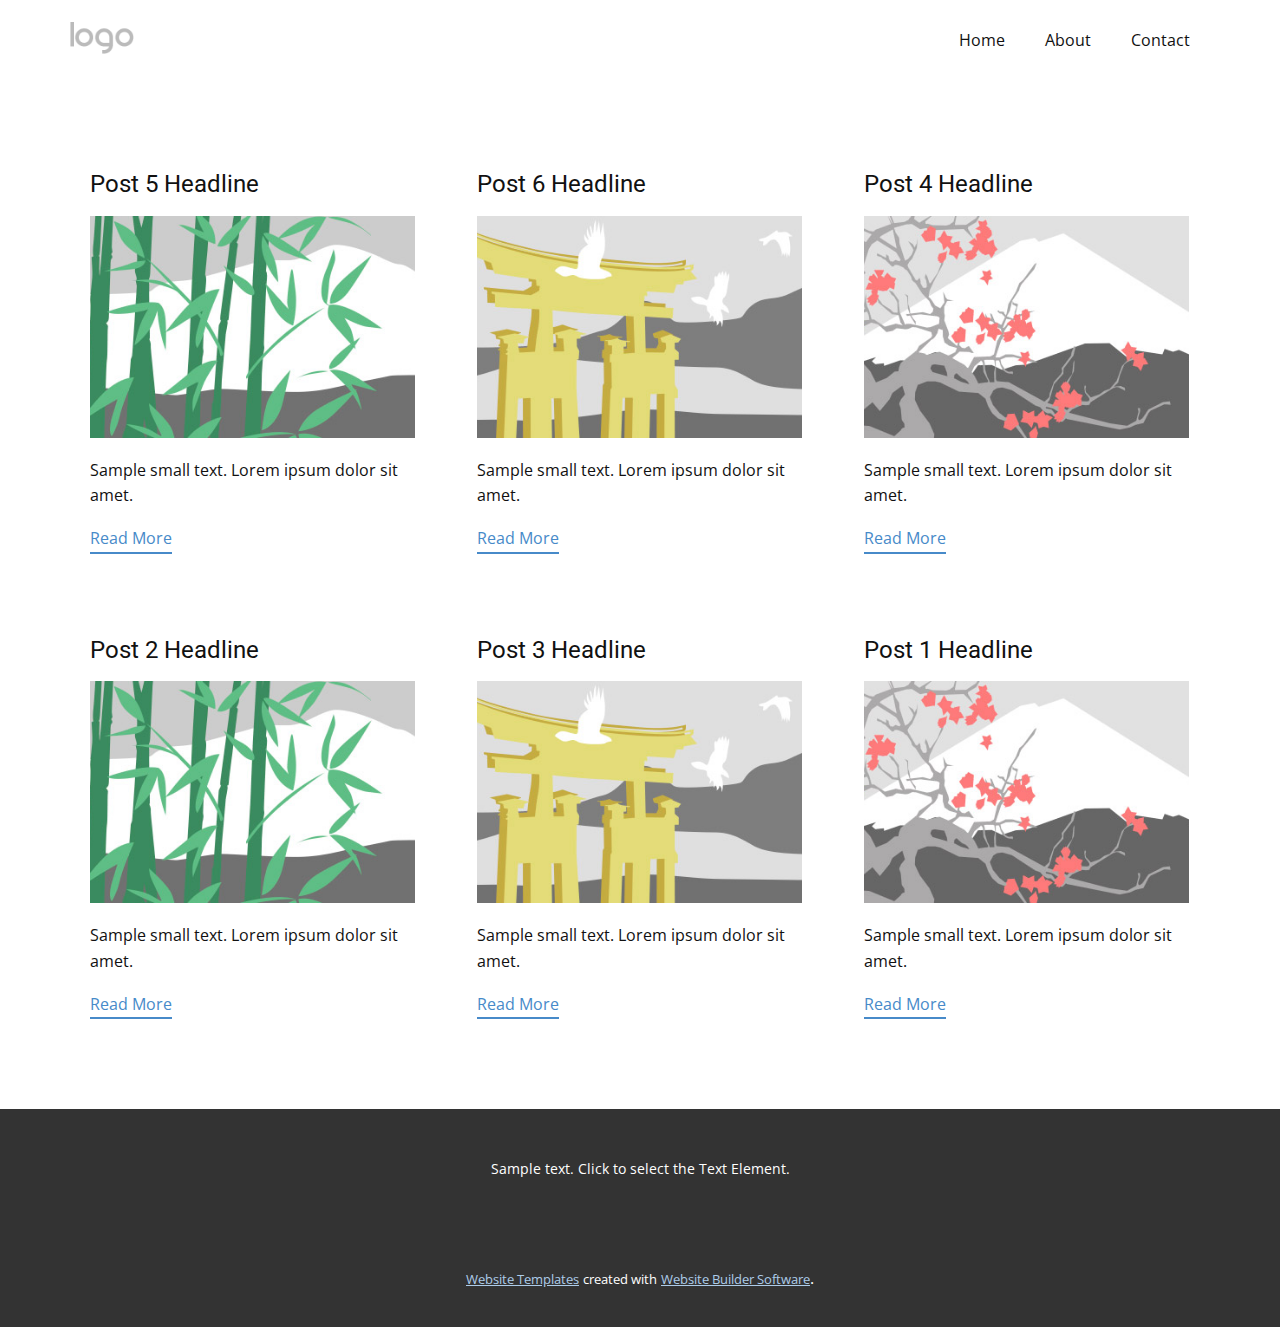
<file: blog/blog.html>
<!DOCTYPE html>
<html style="font-size: 16px;" lang="en"><head>
    <meta name="viewport" content="width=device-width, initial-scale=1.0">
    <meta charset="utf-8">
    <meta name="keywords" content="">
    <meta name="description" content="">
    <title>Blog Template</title>
    <link rel="stylesheet" href="../nicepage.css" media="screen">
<link rel="stylesheet" href="../Blog-Template.css" media="screen">
    <script class="u-script" type="text/javascript" src="../jquery.js" defer=""></script>
    <script class="u-script" type="text/javascript" src="../nicepage.js" defer=""></script>
    <meta name="generator" content="Nicepage 5.2.4, nicepage.com">
    <link id="u-theme-google-font" rel="stylesheet" href="https://fonts.googleapis.com/css?family=Roboto:100,100i,300,300i,400,400i,500,500i,700,700i,900,900i|Open+Sans:300,300i,400,400i,500,500i,600,600i,700,700i,800,800i">
    
    
    <script type="application/ld+json">{
		"@context": "http://schema.org",
		"@type": "Organization",
		"name": "",
		"logo": "images/default-logo.png"
}</script>
    <meta name="theme-color" content="#478ac9">
  </head>
  <body class="u-body u-xl-mode" data-lang="en"><header class="u-clearfix u-header u-header" id="sec-a202"><div class="u-clearfix u-sheet u-valign-middle u-sheet-1">
        <a href="https://nicepage.com" class="u-image u-logo u-image-1">
          <img src="../images/default-logo.png" class="u-logo-image u-logo-image-1">
        </a>
        <nav class="u-menu u-menu-dropdown u-offcanvas u-menu-1">
          <div class="menu-collapse" style="font-size: 1rem; letter-spacing: 0px;">
            <a class="u-button-style u-custom-left-right-menu-spacing u-custom-padding-bottom u-custom-top-bottom-menu-spacing u-nav-link u-text-active-palette-1-base u-text-hover-palette-2-base" href="#">
              <svg class="u-svg-link" viewBox="0 0 24 24"><use xmlns:xlink="http://www.w3.org/1999/xlink" xlink:href="#menu-hamburger"></use></svg>
              <svg class="u-svg-content" version="1.1" id="menu-hamburger" viewBox="0 0 16 16" x="0px" y="0px" xmlns:xlink="http://www.w3.org/1999/xlink" xmlns="http://www.w3.org/2000/svg"><g><rect y="1" width="16" height="2"></rect><rect y="7" width="16" height="2"></rect><rect y="13" width="16" height="2"></rect>
</g></svg>
            </a>
          </div>
          <div class="u-nav-container">
            <ul class="u-nav u-unstyled u-nav-1"><li class="u-nav-item"><a class="u-button-style u-nav-link u-text-active-palette-1-base u-text-hover-palette-2-base" href="../Home.html" style="padding: 10px 20px;">Home</a>
</li><li class="u-nav-item"><a class="u-button-style u-nav-link u-text-active-palette-1-base u-text-hover-palette-2-base" href="../About.html" style="padding: 10px 20px;">About</a>
</li><li class="u-nav-item"><a class="u-button-style u-nav-link u-text-active-palette-1-base u-text-hover-palette-2-base" href="../Contact.html" style="padding: 10px 20px;">Contact</a>
</li></ul>
          </div>
          <div class="u-nav-container-collapse">
            <div class="u-black u-container-style u-inner-container-layout u-opacity u-opacity-95 u-sidenav">
              <div class="u-inner-container-layout u-sidenav-overflow">
                <div class="u-menu-close"></div>
                <ul class="u-align-center u-nav u-popupmenu-items u-unstyled u-nav-2"><li class="u-nav-item"><a class="u-button-style u-nav-link" href="../Home.html">Home</a>
</li><li class="u-nav-item"><a class="u-button-style u-nav-link" href="../About.html">About</a>
</li><li class="u-nav-item"><a class="u-button-style u-nav-link" href="../Contact.html">Contact</a>
</li></ul>
              </div>
            </div>
            <div class="u-black u-menu-overlay u-opacity u-opacity-70"></div>
          </div>
        </nav>
      </div></header>
    <section class="u-clearfix u-section-1" id="sec-9fa3">
      <div class="u-clearfix u-sheet u-valign-middle u-sheet-1"><!--blog--><!--blog_options_json--><!--{"type":"Recent","source":"","tags":"","count":""}--><!--/blog_options_json-->
        <div class="u-blog u-expanded-width u-repeater u-repeater-1"><!--blog_post-->
          <div class="u-blog-post u-container-style u-repeater-item u-white u-repeater-item-1">
            <div class="u-container-layout u-similar-container u-valign-top u-container-layout-1"><!--blog_post_header-->
              <h4 class="u-blog-control u-text u-text-1">
                <a class="u-post-header-link" href="../blog/post-4.html">Post 5 Headline</a>
              </h4><!--/blog_post_header--><!--blog_post_image-->
              <a class="u-post-header-link" href="../blog/post-4.html"><img alt="" class="u-blog-control u-expanded-width u-image u-image-default u-image-1" src="../images/68f64b9d.jpeg"></a><!--/blog_post_image--><!--blog_post_content-->
              <div class="u-blog-control u-post-content u-text u-text-2 fr-view">Sample small text. Lorem ipsum dolor sit amet.</div><!--/blog_post_content--><!--blog_post_readmore-->
              <a href="../blog/post-4.html" class="u-blog-control u-border-2 u-border-palette-1-base u-btn u-btn-rectangle u-button-style u-none u-btn-1"><!--blog_post_readmore_content--><!--options_json--><!--{"content":"","defaultValue":"Read More"}--><!--/options_json-->Read More<!--/blog_post_readmore_content--></a><!--/blog_post_readmore-->
            </div>
          </div><div class="u-blog-post u-container-style u-repeater-item u-video-cover u-white">
            <div class="u-container-layout u-similar-container u-valign-top u-container-layout-2"><!--blog_post_header-->
              <h4 class="u-blog-control u-text u-text-3">
                <a class="u-post-header-link" href="../blog/post-5.html">Post 6 Headline</a>
              </h4><!--/blog_post_header--><!--blog_post_image-->
              <a class="u-post-header-link" href="../blog/post-5.html"><img alt="" class="u-blog-control u-expanded-width u-image u-image-default u-image-2" src="../images/8ad73f3c.jpeg"></a><!--/blog_post_image--><!--blog_post_content-->
              <div class="u-blog-control u-post-content u-text u-text-4 fr-view">Sample small text. Lorem ipsum dolor sit amet.</div><!--/blog_post_content--><!--blog_post_readmore-->
              <a href="../blog/post-5.html" class="u-blog-control u-border-2 u-border-palette-1-base u-btn u-btn-rectangle u-button-style u-none u-btn-2"><!--blog_post_readmore_content--><!--options_json--><!--{"content":"","defaultValue":"Read More"}--><!--/options_json-->Read More<!--/blog_post_readmore_content--></a><!--/blog_post_readmore-->
            </div>
          </div><div class="u-blog-post u-container-style u-repeater-item u-video-cover u-white">
            <div class="u-container-layout u-similar-container u-valign-top u-container-layout-3"><!--blog_post_header-->
              <h4 class="u-blog-control u-text u-text-5">
                <a class="u-post-header-link" href="../blog/post-3.html">Post 4 Headline</a>
              </h4><!--/blog_post_header--><!--blog_post_image-->
              <a class="u-post-header-link" href="../blog/post-3.html"><img alt="" class="u-blog-control u-expanded-width u-image u-image-default u-image-3" src="../images/0fd3416c.jpeg"></a><!--/blog_post_image--><!--blog_post_content-->
              <div class="u-blog-control u-post-content u-text u-text-6 fr-view">Sample small text. Lorem ipsum dolor sit amet.</div><!--/blog_post_content--><!--blog_post_readmore-->
              <a href="../blog/post-3.html" class="u-blog-control u-border-2 u-border-palette-1-base u-btn u-btn-rectangle u-button-style u-none u-btn-3"><!--blog_post_readmore_content--><!--options_json--><!--{"content":"","defaultValue":"Read More"}--><!--/options_json-->Read More<!--/blog_post_readmore_content--></a><!--/blog_post_readmore-->
            </div>
          </div><div class="u-blog-post u-container-style u-repeater-item u-white u-repeater-item-1">
            <div class="u-container-layout u-similar-container u-valign-top u-container-layout-1"><!--blog_post_header-->
              <h4 class="u-blog-control u-text u-text-1">
                <a class="u-post-header-link" href="../blog/post-1.html">Post 2 Headline</a>
              </h4><!--/blog_post_header--><!--blog_post_image-->
              <a class="u-post-header-link" href="../blog/post-1.html"><img alt="" class="u-blog-control u-expanded-width u-image u-image-default u-image-1" src="../images/68f64b9d.jpeg"></a><!--/blog_post_image--><!--blog_post_content-->
              <div class="u-blog-control u-post-content u-text u-text-2 fr-view">Sample small text. Lorem ipsum dolor sit amet.</div><!--/blog_post_content--><!--blog_post_readmore-->
              <a href="../blog/post-1.html" class="u-blog-control u-border-2 u-border-palette-1-base u-btn u-btn-rectangle u-button-style u-none u-btn-1"><!--blog_post_readmore_content--><!--options_json--><!--{"content":"","defaultValue":"Read More"}--><!--/options_json-->Read More<!--/blog_post_readmore_content--></a><!--/blog_post_readmore-->
            </div>
          </div><div class="u-blog-post u-container-style u-repeater-item u-video-cover u-white">
            <div class="u-container-layout u-similar-container u-valign-top u-container-layout-2"><!--blog_post_header-->
              <h4 class="u-blog-control u-text u-text-3">
                <a class="u-post-header-link" href="../blog/post-2.html">Post 3 Headline</a>
              </h4><!--/blog_post_header--><!--blog_post_image-->
              <a class="u-post-header-link" href="../blog/post-2.html"><img alt="" class="u-blog-control u-expanded-width u-image u-image-default u-image-2" src="../images/8ad73f3c.jpeg"></a><!--/blog_post_image--><!--blog_post_content-->
              <div class="u-blog-control u-post-content u-text u-text-4 fr-view">Sample small text. Lorem ipsum dolor sit amet.</div><!--/blog_post_content--><!--blog_post_readmore-->
              <a href="../blog/post-2.html" class="u-blog-control u-border-2 u-border-palette-1-base u-btn u-btn-rectangle u-button-style u-none u-btn-2"><!--blog_post_readmore_content--><!--options_json--><!--{"content":"","defaultValue":"Read More"}--><!--/options_json-->Read More<!--/blog_post_readmore_content--></a><!--/blog_post_readmore-->
            </div>
          </div><div class="u-blog-post u-container-style u-repeater-item u-video-cover u-white">
            <div class="u-container-layout u-similar-container u-valign-top u-container-layout-3"><!--blog_post_header-->
              <h4 class="u-blog-control u-text u-text-5">
                <a class="u-post-header-link" href="../blog/post.html">Post 1 Headline</a>
              </h4><!--/blog_post_header--><!--blog_post_image-->
              <a class="u-post-header-link" href="../blog/post.html"><img alt="" class="u-blog-control u-expanded-width u-image u-image-default u-image-3" src="../images/0fd3416c.jpeg"></a><!--/blog_post_image--><!--blog_post_content-->
              <div class="u-blog-control u-post-content u-text u-text-6 fr-view">Sample small text. Lorem ipsum dolor sit amet.</div><!--/blog_post_content--><!--blog_post_readmore-->
              <a href="../blog/post.html" class="u-blog-control u-border-2 u-border-palette-1-base u-btn u-btn-rectangle u-button-style u-none u-btn-3"><!--blog_post_readmore_content--><!--options_json--><!--{"content":"","defaultValue":"Read More"}--><!--/options_json-->Read More<!--/blog_post_readmore_content--></a><!--/blog_post_readmore-->
            </div>
          </div><!--/blog_post--><!--blog_post-->
          <!--/blog_post--><!--blog_post-->
          <!--/blog_post-->
        </div><!--/blog-->
      </div>
    </section>
    
    
    <footer class="u-align-center u-clearfix u-footer u-grey-80 u-footer" id="sec-ae76"><div class="u-clearfix u-sheet u-sheet-1">
        <p class="u-small-text u-text u-text-variant u-text-1">Sample text. Click to select the Text Element.</p>
      </div></footer>
    <section class="u-backlink u-clearfix u-grey-80">
      <a class="u-link" href="https://nicepage.com/website-templates" target="_blank">
        <span>Website Templates</span>
      </a>
      <p class="u-text">
        <span>created with</span>
      </p>
      <a class="u-link" href="" target="_blank">
        <span>Website Builder Software</span>
      </a>. 
    </section>
  
</body></html>
</file>
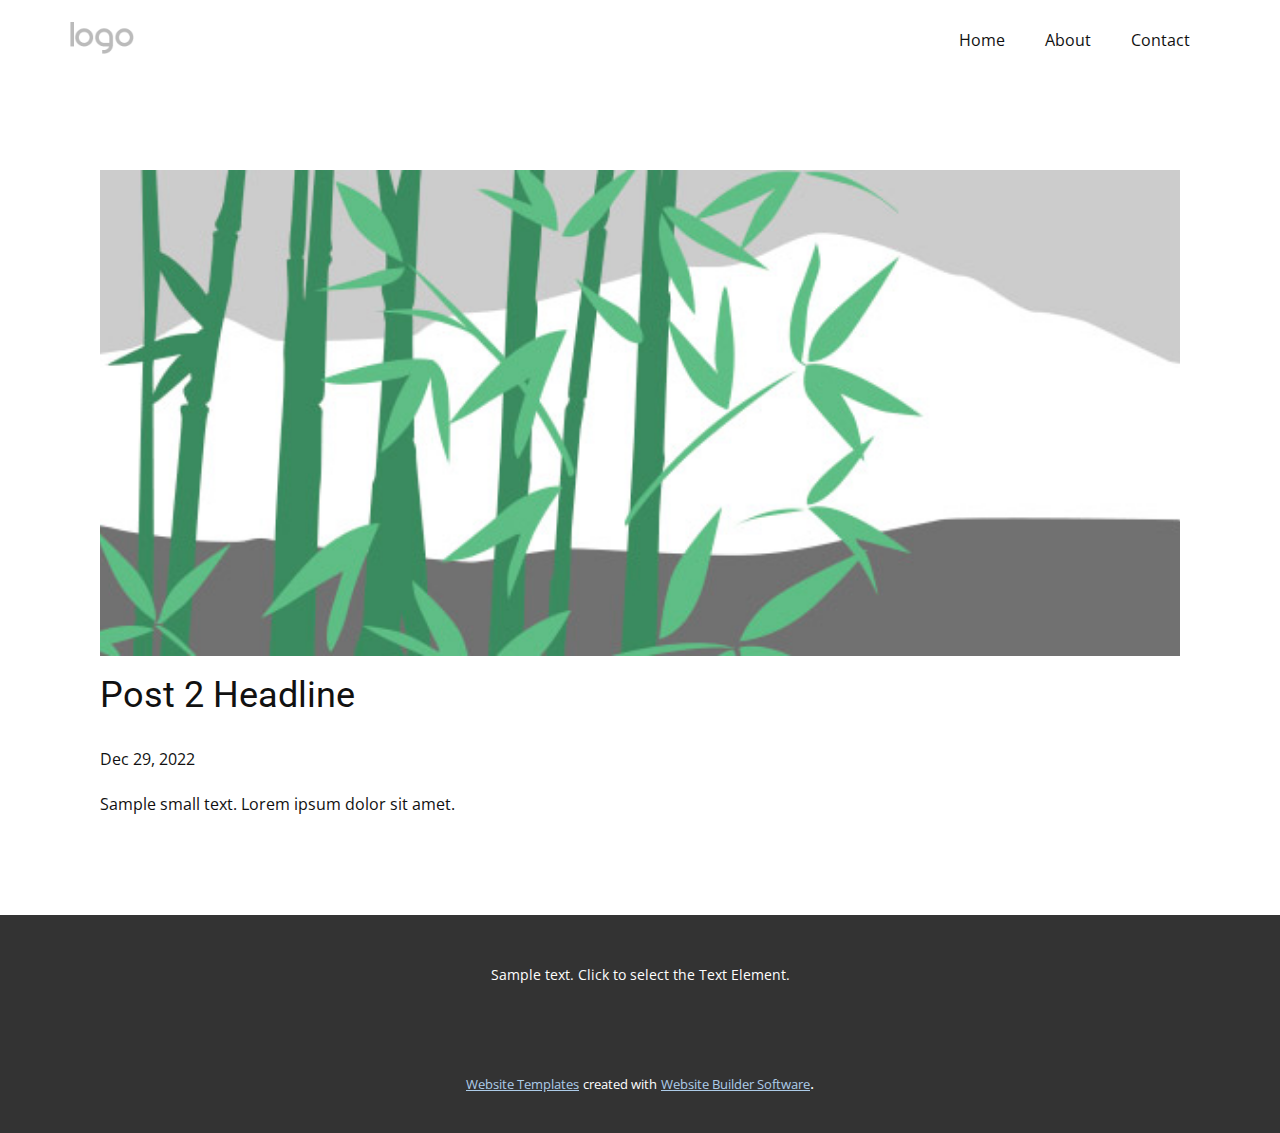
<file: blog/post-1.html>
<!DOCTYPE html>
<html style="font-size: 16px;" lang="en"><head>
    <meta name="viewport" content="width=device-width, initial-scale=1.0">
    <meta charset="utf-8">
    <meta name="keywords" content="Post 1 Headline">
    <meta name="description" content="">
    <title>Post 2 Headline</title>
    <link rel="stylesheet" href="../nicepage.css" media="screen">
<link rel="stylesheet" href="../Post-Template.css" media="screen">
    <script class="u-script" type="text/javascript" src="../jquery.js" defer=""></script>
    <script class="u-script" type="text/javascript" src="../nicepage.js" defer=""></script>
    <meta name="generator" content="Nicepage 5.2.4, nicepage.com">
    <link id="u-theme-google-font" rel="stylesheet" href="https://fonts.googleapis.com/css?family=Roboto:100,100i,300,300i,400,400i,500,500i,700,700i,900,900i|Open+Sans:300,300i,400,400i,500,500i,600,600i,700,700i,800,800i">
    
    
    <script type="application/ld+json">{
		"@context": "http://schema.org",
		"@type": "Organization",
		"name": "",
		"logo": "images/default-logo.png"
}</script>
    <meta name="theme-color" content="#478ac9">
  </head>
  <body class="u-body u-xl-mode" data-lang="en"><header class="u-clearfix u-header u-header" id="sec-a202"><div class="u-clearfix u-sheet u-valign-middle u-sheet-1">
        <a href="https://nicepage.com" class="u-image u-logo u-image-1">
          <img src="../images/default-logo.png" class="u-logo-image u-logo-image-1">
        </a>
        <nav class="u-menu u-menu-dropdown u-offcanvas u-menu-1">
          <div class="menu-collapse" style="font-size: 1rem; letter-spacing: 0px;">
            <a class="u-button-style u-custom-left-right-menu-spacing u-custom-padding-bottom u-custom-top-bottom-menu-spacing u-nav-link u-text-active-palette-1-base u-text-hover-palette-2-base" href="#">
              <svg class="u-svg-link" viewBox="0 0 24 24"><use xmlns:xlink="http://www.w3.org/1999/xlink" xlink:href="#menu-hamburger"></use></svg>
              <svg class="u-svg-content" version="1.1" id="menu-hamburger" viewBox="0 0 16 16" x="0px" y="0px" xmlns:xlink="http://www.w3.org/1999/xlink" xmlns="http://www.w3.org/2000/svg"><g><rect y="1" width="16" height="2"></rect><rect y="7" width="16" height="2"></rect><rect y="13" width="16" height="2"></rect>
</g></svg>
            </a>
          </div>
          <div class="u-nav-container">
            <ul class="u-nav u-unstyled u-nav-1"><li class="u-nav-item"><a class="u-button-style u-nav-link u-text-active-palette-1-base u-text-hover-palette-2-base" href="../Home.html" style="padding: 10px 20px;">Home</a>
</li><li class="u-nav-item"><a class="u-button-style u-nav-link u-text-active-palette-1-base u-text-hover-palette-2-base" href="../About.html" style="padding: 10px 20px;">About</a>
</li><li class="u-nav-item"><a class="u-button-style u-nav-link u-text-active-palette-1-base u-text-hover-palette-2-base" href="../Contact.html" style="padding: 10px 20px;">Contact</a>
</li></ul>
          </div>
          <div class="u-nav-container-collapse">
            <div class="u-black u-container-style u-inner-container-layout u-opacity u-opacity-95 u-sidenav">
              <div class="u-inner-container-layout u-sidenav-overflow">
                <div class="u-menu-close"></div>
                <ul class="u-align-center u-nav u-popupmenu-items u-unstyled u-nav-2"><li class="u-nav-item"><a class="u-button-style u-nav-link" href="../Home.html">Home</a>
</li><li class="u-nav-item"><a class="u-button-style u-nav-link" href="../About.html">About</a>
</li><li class="u-nav-item"><a class="u-button-style u-nav-link" href="../Contact.html">Contact</a>
</li></ul>
              </div>
            </div>
            <div class="u-black u-menu-overlay u-opacity u-opacity-70"></div>
          </div>
        </nav>
      </div></header>
    <section class="u-align-center u-clearfix u-section-1" id="sec-ad89">
      <div class="u-clearfix u-sheet u-valign-middle-md u-valign-middle-sm u-valign-middle-xs u-sheet-1"><!--post_details--><!--post_details_options_json--><!--{"source":""}--><!--/post_details_options_json--><!--blog_post-->
        <div class="u-container-style u-expanded-width u-post-details u-post-details-1">
          <div class="u-container-layout u-valign-middle u-container-layout-1"><!--blog_post_image-->
            <img alt="" class="u-blog-control u-expanded-width u-image u-image-default u-image-1" src="../images/68f64b9d.jpeg"><!--/blog_post_image--><!--blog_post_header-->
            <h2 class="u-blog-control u-text u-text-1">Post 2 Headline</h2><!--/blog_post_header--><!--blog_post_metadata-->
            <div class="u-blog-control u-metadata u-metadata-1"><!--blog_post_metadata_date-->
              <span class="u-meta-date u-meta-icon">Dec 29, 2022</span><!--/blog_post_metadata_date--><!--blog_post_metadata_category-->
              <!--/blog_post_metadata_category--><!--blog_post_metadata_comments-->
              <!--/blog_post_metadata_comments-->
            </div><!--/blog_post_metadata--><!--blog_post_content-->
            <div class="u-align-justify u-blog-control u-post-content u-text u-text-2 fr-view">
  Sample small text. Lorem ipsum dolor sit amet.
  </div><!--/blog_post_content-->
          </div>
        </div><!--/blog_post--><!--/post_details-->
      </div>
    </section>
    
    
    <footer class="u-align-center u-clearfix u-footer u-grey-80 u-footer" id="sec-ae76"><div class="u-clearfix u-sheet u-sheet-1">
        <p class="u-small-text u-text u-text-variant u-text-1">Sample text. Click to select the Text Element.</p>
      </div></footer>
    <section class="u-backlink u-clearfix u-grey-80">
      <a class="u-link" href="https://nicepage.com/website-templates" target="_blank">
        <span>Website Templates</span>
      </a>
      <p class="u-text">
        <span>created with</span>
      </p>
      <a class="u-link" href="" target="_blank">
        <span>Website Builder Software</span>
      </a>. 
    </section>
  
</body></html>
</file>
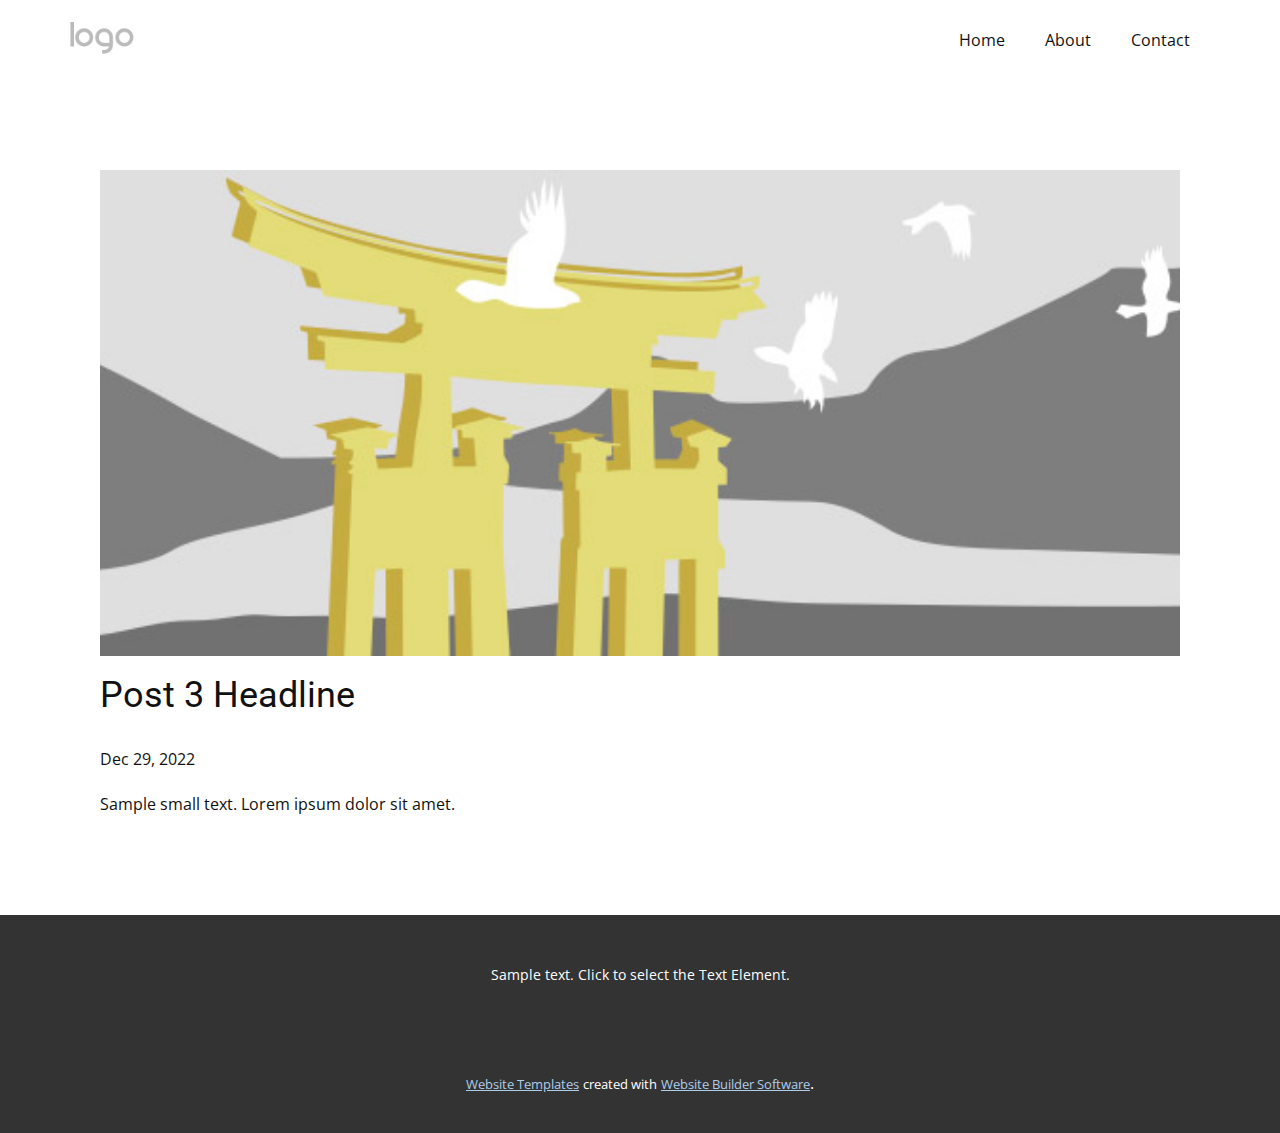
<file: blog/post-2.html>
<!DOCTYPE html>
<html style="font-size: 16px;" lang="en"><head>
    <meta name="viewport" content="width=device-width, initial-scale=1.0">
    <meta charset="utf-8">
    <meta name="keywords" content="Post 1 Headline">
    <meta name="description" content="">
    <title>Post 3 Headline</title>
    <link rel="stylesheet" href="../nicepage.css" media="screen">
<link rel="stylesheet" href="../Post-Template.css" media="screen">
    <script class="u-script" type="text/javascript" src="../jquery.js" defer=""></script>
    <script class="u-script" type="text/javascript" src="../nicepage.js" defer=""></script>
    <meta name="generator" content="Nicepage 5.2.4, nicepage.com">
    <link id="u-theme-google-font" rel="stylesheet" href="https://fonts.googleapis.com/css?family=Roboto:100,100i,300,300i,400,400i,500,500i,700,700i,900,900i|Open+Sans:300,300i,400,400i,500,500i,600,600i,700,700i,800,800i">
    
    
    <script type="application/ld+json">{
		"@context": "http://schema.org",
		"@type": "Organization",
		"name": "",
		"logo": "images/default-logo.png"
}</script>
    <meta name="theme-color" content="#478ac9">
  </head>
  <body class="u-body u-xl-mode" data-lang="en"><header class="u-clearfix u-header u-header" id="sec-a202"><div class="u-clearfix u-sheet u-valign-middle u-sheet-1">
        <a href="https://nicepage.com" class="u-image u-logo u-image-1">
          <img src="../images/default-logo.png" class="u-logo-image u-logo-image-1">
        </a>
        <nav class="u-menu u-menu-dropdown u-offcanvas u-menu-1">
          <div class="menu-collapse" style="font-size: 1rem; letter-spacing: 0px;">
            <a class="u-button-style u-custom-left-right-menu-spacing u-custom-padding-bottom u-custom-top-bottom-menu-spacing u-nav-link u-text-active-palette-1-base u-text-hover-palette-2-base" href="#">
              <svg class="u-svg-link" viewBox="0 0 24 24"><use xmlns:xlink="http://www.w3.org/1999/xlink" xlink:href="#menu-hamburger"></use></svg>
              <svg class="u-svg-content" version="1.1" id="menu-hamburger" viewBox="0 0 16 16" x="0px" y="0px" xmlns:xlink="http://www.w3.org/1999/xlink" xmlns="http://www.w3.org/2000/svg"><g><rect y="1" width="16" height="2"></rect><rect y="7" width="16" height="2"></rect><rect y="13" width="16" height="2"></rect>
</g></svg>
            </a>
          </div>
          <div class="u-nav-container">
            <ul class="u-nav u-unstyled u-nav-1"><li class="u-nav-item"><a class="u-button-style u-nav-link u-text-active-palette-1-base u-text-hover-palette-2-base" href="../Home.html" style="padding: 10px 20px;">Home</a>
</li><li class="u-nav-item"><a class="u-button-style u-nav-link u-text-active-palette-1-base u-text-hover-palette-2-base" href="../About.html" style="padding: 10px 20px;">About</a>
</li><li class="u-nav-item"><a class="u-button-style u-nav-link u-text-active-palette-1-base u-text-hover-palette-2-base" href="../Contact.html" style="padding: 10px 20px;">Contact</a>
</li></ul>
          </div>
          <div class="u-nav-container-collapse">
            <div class="u-black u-container-style u-inner-container-layout u-opacity u-opacity-95 u-sidenav">
              <div class="u-inner-container-layout u-sidenav-overflow">
                <div class="u-menu-close"></div>
                <ul class="u-align-center u-nav u-popupmenu-items u-unstyled u-nav-2"><li class="u-nav-item"><a class="u-button-style u-nav-link" href="../Home.html">Home</a>
</li><li class="u-nav-item"><a class="u-button-style u-nav-link" href="../About.html">About</a>
</li><li class="u-nav-item"><a class="u-button-style u-nav-link" href="../Contact.html">Contact</a>
</li></ul>
              </div>
            </div>
            <div class="u-black u-menu-overlay u-opacity u-opacity-70"></div>
          </div>
        </nav>
      </div></header>
    <section class="u-align-center u-clearfix u-section-1" id="sec-ad89">
      <div class="u-clearfix u-sheet u-valign-middle-md u-valign-middle-sm u-valign-middle-xs u-sheet-1"><!--post_details--><!--post_details_options_json--><!--{"source":""}--><!--/post_details_options_json--><!--blog_post-->
        <div class="u-container-style u-expanded-width u-post-details u-post-details-1">
          <div class="u-container-layout u-valign-middle u-container-layout-1"><!--blog_post_image-->
            <img alt="" class="u-blog-control u-expanded-width u-image u-image-default u-image-1" src="../images/8ad73f3c.jpeg"><!--/blog_post_image--><!--blog_post_header-->
            <h2 class="u-blog-control u-text u-text-1">Post 3 Headline</h2><!--/blog_post_header--><!--blog_post_metadata-->
            <div class="u-blog-control u-metadata u-metadata-1"><!--blog_post_metadata_date-->
              <span class="u-meta-date u-meta-icon">Dec 29, 2022</span><!--/blog_post_metadata_date--><!--blog_post_metadata_category-->
              <!--/blog_post_metadata_category--><!--blog_post_metadata_comments-->
              <!--/blog_post_metadata_comments-->
            </div><!--/blog_post_metadata--><!--blog_post_content-->
            <div class="u-align-justify u-blog-control u-post-content u-text u-text-2 fr-view">
  Sample small text. Lorem ipsum dolor sit amet.
  </div><!--/blog_post_content-->
          </div>
        </div><!--/blog_post--><!--/post_details-->
      </div>
    </section>
    
    
    <footer class="u-align-center u-clearfix u-footer u-grey-80 u-footer" id="sec-ae76"><div class="u-clearfix u-sheet u-sheet-1">
        <p class="u-small-text u-text u-text-variant u-text-1">Sample text. Click to select the Text Element.</p>
      </div></footer>
    <section class="u-backlink u-clearfix u-grey-80">
      <a class="u-link" href="https://nicepage.com/website-templates" target="_blank">
        <span>Website Templates</span>
      </a>
      <p class="u-text">
        <span>created with</span>
      </p>
      <a class="u-link" href="" target="_blank">
        <span>Website Builder Software</span>
      </a>. 
    </section>
  
</body></html>
</file>
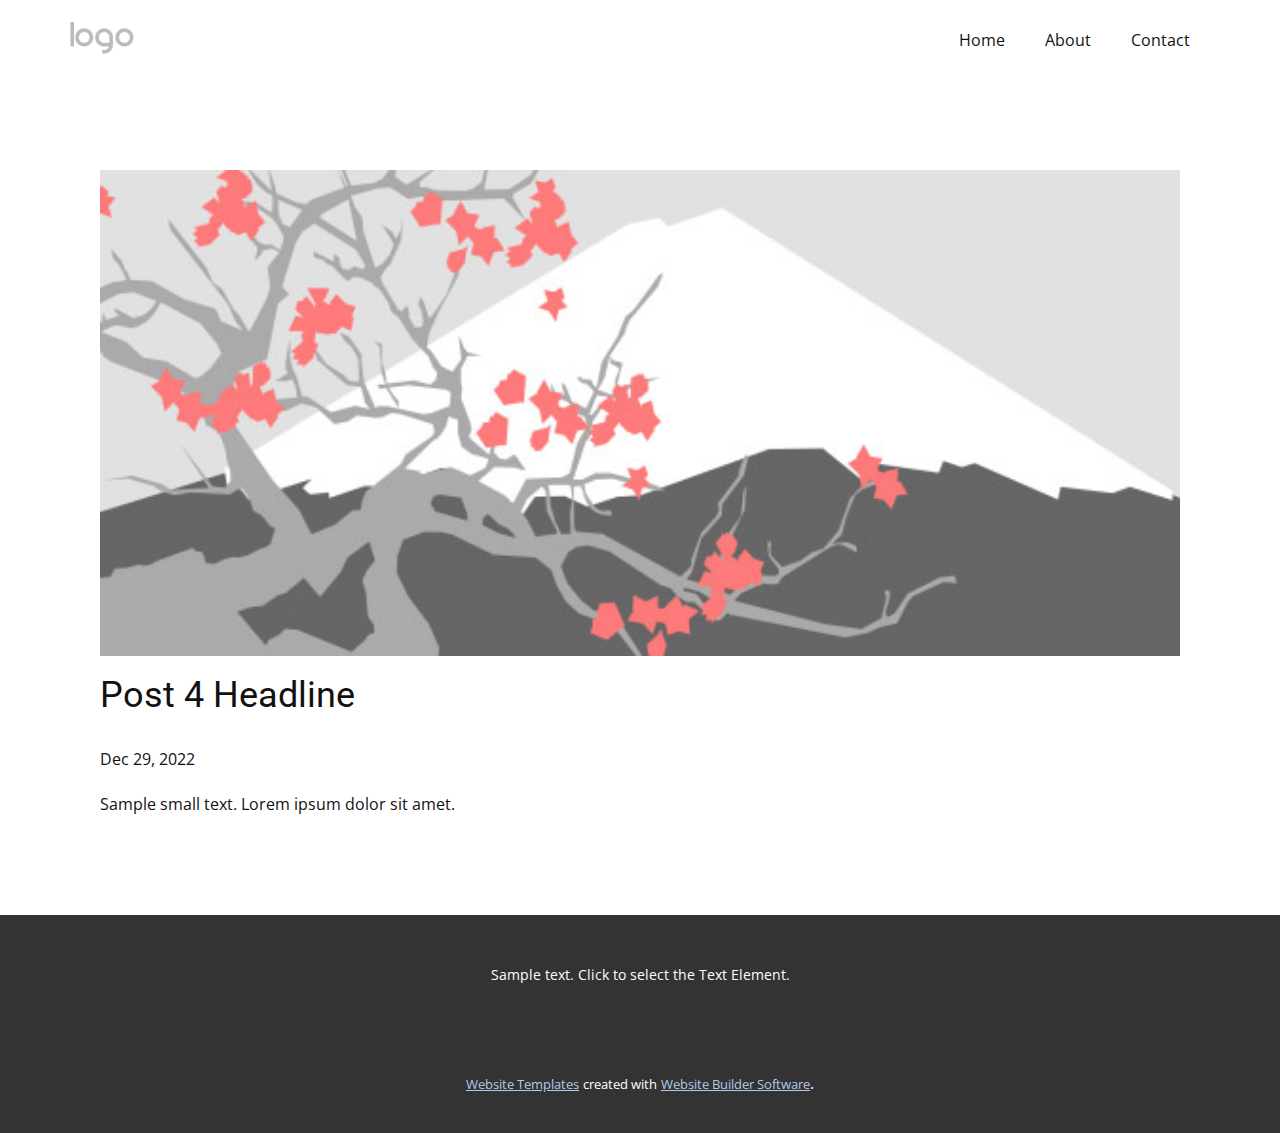
<file: blog/post-3.html>
<!DOCTYPE html>
<html style="font-size: 16px;" lang="en"><head>
    <meta name="viewport" content="width=device-width, initial-scale=1.0">
    <meta charset="utf-8">
    <meta name="keywords" content="Post 1 Headline">
    <meta name="description" content="">
    <title>Post 4 Headline</title>
    <link rel="stylesheet" href="../nicepage.css" media="screen">
<link rel="stylesheet" href="../Post-Template.css" media="screen">
    <script class="u-script" type="text/javascript" src="../jquery.js" defer=""></script>
    <script class="u-script" type="text/javascript" src="../nicepage.js" defer=""></script>
    <meta name="generator" content="Nicepage 5.2.4, nicepage.com">
    <link id="u-theme-google-font" rel="stylesheet" href="https://fonts.googleapis.com/css?family=Roboto:100,100i,300,300i,400,400i,500,500i,700,700i,900,900i|Open+Sans:300,300i,400,400i,500,500i,600,600i,700,700i,800,800i">
    
    
    <script type="application/ld+json">{
		"@context": "http://schema.org",
		"@type": "Organization",
		"name": "",
		"logo": "images/default-logo.png"
}</script>
    <meta name="theme-color" content="#478ac9">
  </head>
  <body class="u-body u-xl-mode" data-lang="en"><header class="u-clearfix u-header u-header" id="sec-a202"><div class="u-clearfix u-sheet u-valign-middle u-sheet-1">
        <a href="https://nicepage.com" class="u-image u-logo u-image-1">
          <img src="../images/default-logo.png" class="u-logo-image u-logo-image-1">
        </a>
        <nav class="u-menu u-menu-dropdown u-offcanvas u-menu-1">
          <div class="menu-collapse" style="font-size: 1rem; letter-spacing: 0px;">
            <a class="u-button-style u-custom-left-right-menu-spacing u-custom-padding-bottom u-custom-top-bottom-menu-spacing u-nav-link u-text-active-palette-1-base u-text-hover-palette-2-base" href="#">
              <svg class="u-svg-link" viewBox="0 0 24 24"><use xmlns:xlink="http://www.w3.org/1999/xlink" xlink:href="#menu-hamburger"></use></svg>
              <svg class="u-svg-content" version="1.1" id="menu-hamburger" viewBox="0 0 16 16" x="0px" y="0px" xmlns:xlink="http://www.w3.org/1999/xlink" xmlns="http://www.w3.org/2000/svg"><g><rect y="1" width="16" height="2"></rect><rect y="7" width="16" height="2"></rect><rect y="13" width="16" height="2"></rect>
</g></svg>
            </a>
          </div>
          <div class="u-nav-container">
            <ul class="u-nav u-unstyled u-nav-1"><li class="u-nav-item"><a class="u-button-style u-nav-link u-text-active-palette-1-base u-text-hover-palette-2-base" href="../Home.html" style="padding: 10px 20px;">Home</a>
</li><li class="u-nav-item"><a class="u-button-style u-nav-link u-text-active-palette-1-base u-text-hover-palette-2-base" href="../About.html" style="padding: 10px 20px;">About</a>
</li><li class="u-nav-item"><a class="u-button-style u-nav-link u-text-active-palette-1-base u-text-hover-palette-2-base" href="../Contact.html" style="padding: 10px 20px;">Contact</a>
</li></ul>
          </div>
          <div class="u-nav-container-collapse">
            <div class="u-black u-container-style u-inner-container-layout u-opacity u-opacity-95 u-sidenav">
              <div class="u-inner-container-layout u-sidenav-overflow">
                <div class="u-menu-close"></div>
                <ul class="u-align-center u-nav u-popupmenu-items u-unstyled u-nav-2"><li class="u-nav-item"><a class="u-button-style u-nav-link" href="../Home.html">Home</a>
</li><li class="u-nav-item"><a class="u-button-style u-nav-link" href="../About.html">About</a>
</li><li class="u-nav-item"><a class="u-button-style u-nav-link" href="../Contact.html">Contact</a>
</li></ul>
              </div>
            </div>
            <div class="u-black u-menu-overlay u-opacity u-opacity-70"></div>
          </div>
        </nav>
      </div></header>
    <section class="u-align-center u-clearfix u-section-1" id="sec-ad89">
      <div class="u-clearfix u-sheet u-valign-middle-md u-valign-middle-sm u-valign-middle-xs u-sheet-1"><!--post_details--><!--post_details_options_json--><!--{"source":""}--><!--/post_details_options_json--><!--blog_post-->
        <div class="u-container-style u-expanded-width u-post-details u-post-details-1">
          <div class="u-container-layout u-valign-middle u-container-layout-1"><!--blog_post_image-->
            <img alt="" class="u-blog-control u-expanded-width u-image u-image-default u-image-1" src="../images/0fd3416c.jpeg"><!--/blog_post_image--><!--blog_post_header-->
            <h2 class="u-blog-control u-text u-text-1">Post 4 Headline</h2><!--/blog_post_header--><!--blog_post_metadata-->
            <div class="u-blog-control u-metadata u-metadata-1"><!--blog_post_metadata_date-->
              <span class="u-meta-date u-meta-icon">Dec 29, 2022</span><!--/blog_post_metadata_date--><!--blog_post_metadata_category-->
              <!--/blog_post_metadata_category--><!--blog_post_metadata_comments-->
              <!--/blog_post_metadata_comments-->
            </div><!--/blog_post_metadata--><!--blog_post_content-->
            <div class="u-align-justify u-blog-control u-post-content u-text u-text-2 fr-view">
  Sample small text. Lorem ipsum dolor sit amet.
  </div><!--/blog_post_content-->
          </div>
        </div><!--/blog_post--><!--/post_details-->
      </div>
    </section>
    
    
    <footer class="u-align-center u-clearfix u-footer u-grey-80 u-footer" id="sec-ae76"><div class="u-clearfix u-sheet u-sheet-1">
        <p class="u-small-text u-text u-text-variant u-text-1">Sample text. Click to select the Text Element.</p>
      </div></footer>
    <section class="u-backlink u-clearfix u-grey-80">
      <a class="u-link" href="https://nicepage.com/website-templates" target="_blank">
        <span>Website Templates</span>
      </a>
      <p class="u-text">
        <span>created with</span>
      </p>
      <a class="u-link" href="" target="_blank">
        <span>Website Builder Software</span>
      </a>. 
    </section>
  
</body></html>
</file>
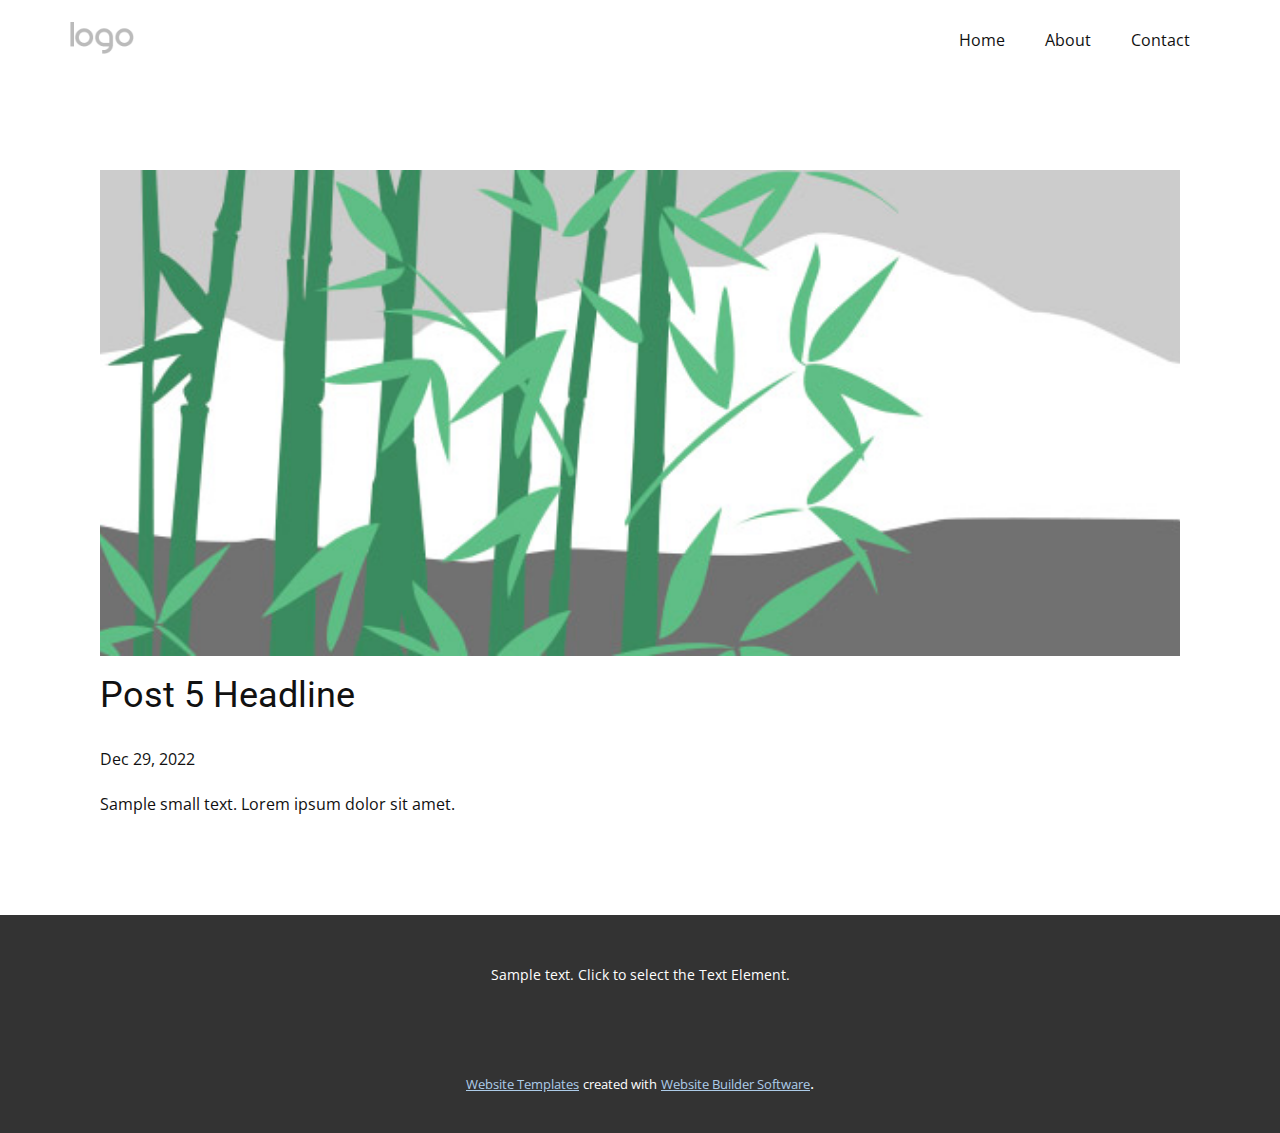
<file: blog/post-4.html>
<!DOCTYPE html>
<html style="font-size: 16px;" lang="en"><head>
    <meta name="viewport" content="width=device-width, initial-scale=1.0">
    <meta charset="utf-8">
    <meta name="keywords" content="Post 1 Headline">
    <meta name="description" content="">
    <title>Post 5 Headline</title>
    <link rel="stylesheet" href="../nicepage.css" media="screen">
<link rel="stylesheet" href="../Post-Template.css" media="screen">
    <script class="u-script" type="text/javascript" src="../jquery.js" defer=""></script>
    <script class="u-script" type="text/javascript" src="../nicepage.js" defer=""></script>
    <meta name="generator" content="Nicepage 5.2.4, nicepage.com">
    <link id="u-theme-google-font" rel="stylesheet" href="https://fonts.googleapis.com/css?family=Roboto:100,100i,300,300i,400,400i,500,500i,700,700i,900,900i|Open+Sans:300,300i,400,400i,500,500i,600,600i,700,700i,800,800i">
    
    
    <script type="application/ld+json">{
		"@context": "http://schema.org",
		"@type": "Organization",
		"name": "",
		"logo": "images/default-logo.png"
}</script>
    <meta name="theme-color" content="#478ac9">
  </head>
  <body class="u-body u-xl-mode" data-lang="en"><header class="u-clearfix u-header u-header" id="sec-a202"><div class="u-clearfix u-sheet u-valign-middle u-sheet-1">
        <a href="https://nicepage.com" class="u-image u-logo u-image-1">
          <img src="../images/default-logo.png" class="u-logo-image u-logo-image-1">
        </a>
        <nav class="u-menu u-menu-dropdown u-offcanvas u-menu-1">
          <div class="menu-collapse" style="font-size: 1rem; letter-spacing: 0px;">
            <a class="u-button-style u-custom-left-right-menu-spacing u-custom-padding-bottom u-custom-top-bottom-menu-spacing u-nav-link u-text-active-palette-1-base u-text-hover-palette-2-base" href="#">
              <svg class="u-svg-link" viewBox="0 0 24 24"><use xmlns:xlink="http://www.w3.org/1999/xlink" xlink:href="#menu-hamburger"></use></svg>
              <svg class="u-svg-content" version="1.1" id="menu-hamburger" viewBox="0 0 16 16" x="0px" y="0px" xmlns:xlink="http://www.w3.org/1999/xlink" xmlns="http://www.w3.org/2000/svg"><g><rect y="1" width="16" height="2"></rect><rect y="7" width="16" height="2"></rect><rect y="13" width="16" height="2"></rect>
</g></svg>
            </a>
          </div>
          <div class="u-nav-container">
            <ul class="u-nav u-unstyled u-nav-1"><li class="u-nav-item"><a class="u-button-style u-nav-link u-text-active-palette-1-base u-text-hover-palette-2-base" href="../Home.html" style="padding: 10px 20px;">Home</a>
</li><li class="u-nav-item"><a class="u-button-style u-nav-link u-text-active-palette-1-base u-text-hover-palette-2-base" href="../About.html" style="padding: 10px 20px;">About</a>
</li><li class="u-nav-item"><a class="u-button-style u-nav-link u-text-active-palette-1-base u-text-hover-palette-2-base" href="../Contact.html" style="padding: 10px 20px;">Contact</a>
</li></ul>
          </div>
          <div class="u-nav-container-collapse">
            <div class="u-black u-container-style u-inner-container-layout u-opacity u-opacity-95 u-sidenav">
              <div class="u-inner-container-layout u-sidenav-overflow">
                <div class="u-menu-close"></div>
                <ul class="u-align-center u-nav u-popupmenu-items u-unstyled u-nav-2"><li class="u-nav-item"><a class="u-button-style u-nav-link" href="../Home.html">Home</a>
</li><li class="u-nav-item"><a class="u-button-style u-nav-link" href="../About.html">About</a>
</li><li class="u-nav-item"><a class="u-button-style u-nav-link" href="../Contact.html">Contact</a>
</li></ul>
              </div>
            </div>
            <div class="u-black u-menu-overlay u-opacity u-opacity-70"></div>
          </div>
        </nav>
      </div></header>
    <section class="u-align-center u-clearfix u-section-1" id="sec-ad89">
      <div class="u-clearfix u-sheet u-valign-middle-md u-valign-middle-sm u-valign-middle-xs u-sheet-1"><!--post_details--><!--post_details_options_json--><!--{"source":""}--><!--/post_details_options_json--><!--blog_post-->
        <div class="u-container-style u-expanded-width u-post-details u-post-details-1">
          <div class="u-container-layout u-valign-middle u-container-layout-1"><!--blog_post_image-->
            <img alt="" class="u-blog-control u-expanded-width u-image u-image-default u-image-1" src="../images/68f64b9d.jpeg"><!--/blog_post_image--><!--blog_post_header-->
            <h2 class="u-blog-control u-text u-text-1">Post 5 Headline</h2><!--/blog_post_header--><!--blog_post_metadata-->
            <div class="u-blog-control u-metadata u-metadata-1"><!--blog_post_metadata_date-->
              <span class="u-meta-date u-meta-icon">Dec 29, 2022</span><!--/blog_post_metadata_date--><!--blog_post_metadata_category-->
              <!--/blog_post_metadata_category--><!--blog_post_metadata_comments-->
              <!--/blog_post_metadata_comments-->
            </div><!--/blog_post_metadata--><!--blog_post_content-->
            <div class="u-align-justify u-blog-control u-post-content u-text u-text-2 fr-view">
  Sample small text. Lorem ipsum dolor sit amet.
  </div><!--/blog_post_content-->
          </div>
        </div><!--/blog_post--><!--/post_details-->
      </div>
    </section>
    
    
    <footer class="u-align-center u-clearfix u-footer u-grey-80 u-footer" id="sec-ae76"><div class="u-clearfix u-sheet u-sheet-1">
        <p class="u-small-text u-text u-text-variant u-text-1">Sample text. Click to select the Text Element.</p>
      </div></footer>
    <section class="u-backlink u-clearfix u-grey-80">
      <a class="u-link" href="https://nicepage.com/website-templates" target="_blank">
        <span>Website Templates</span>
      </a>
      <p class="u-text">
        <span>created with</span>
      </p>
      <a class="u-link" href="" target="_blank">
        <span>Website Builder Software</span>
      </a>. 
    </section>
  
</body></html>
</file>
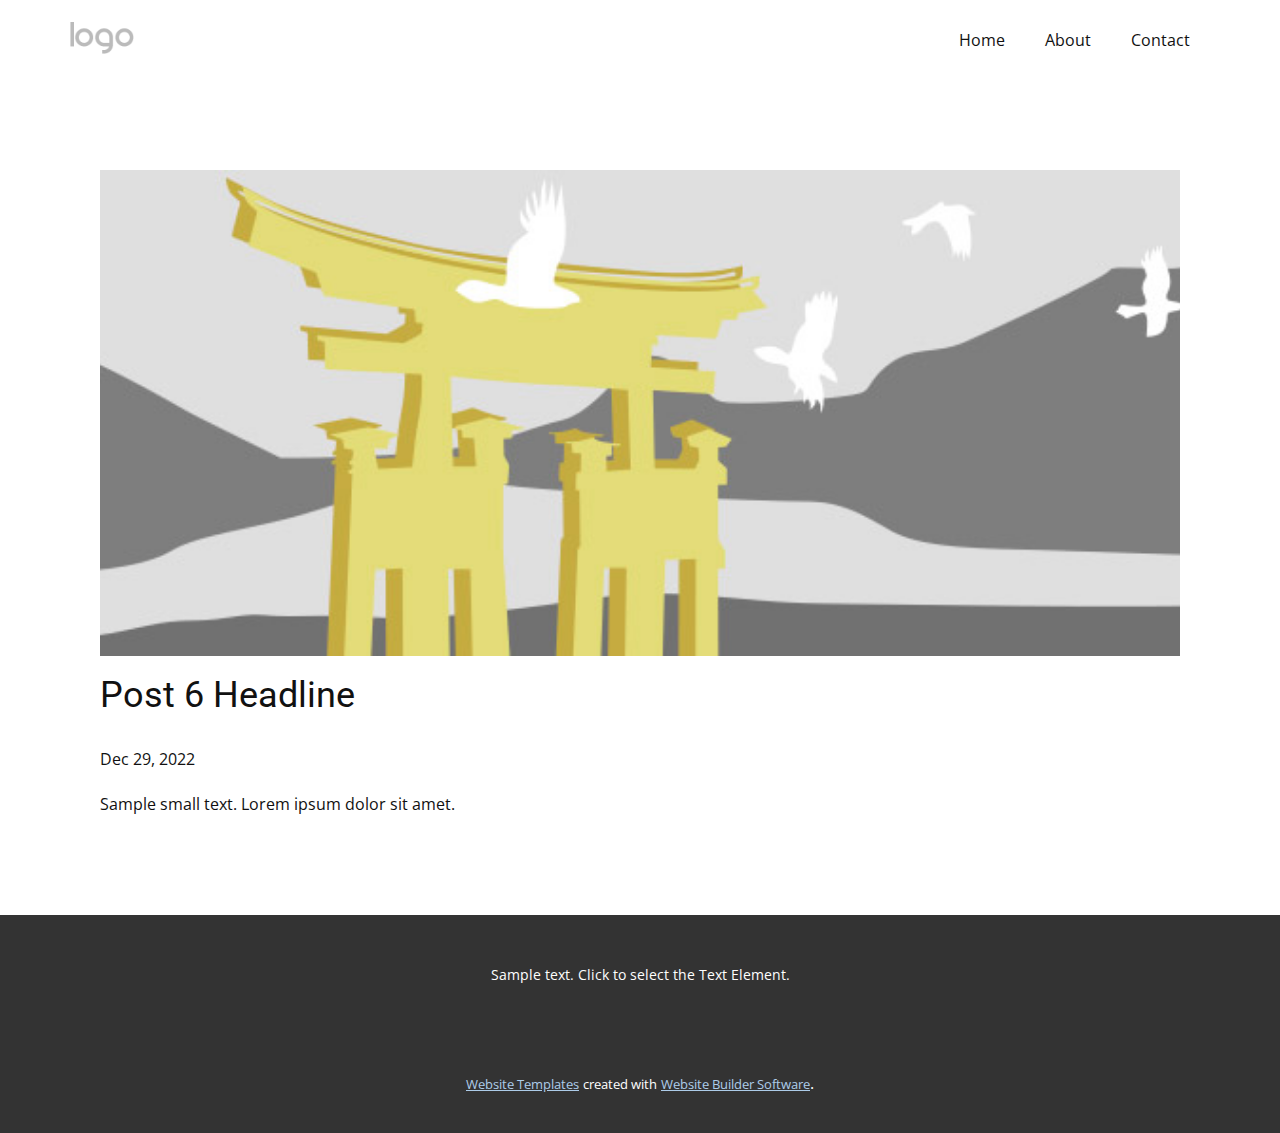
<file: blog/post-5.html>
<!DOCTYPE html>
<html style="font-size: 16px;" lang="en"><head>
    <meta name="viewport" content="width=device-width, initial-scale=1.0">
    <meta charset="utf-8">
    <meta name="keywords" content="Post 1 Headline">
    <meta name="description" content="">
    <title>Post 6 Headline</title>
    <link rel="stylesheet" href="../nicepage.css" media="screen">
<link rel="stylesheet" href="../Post-Template.css" media="screen">
    <script class="u-script" type="text/javascript" src="../jquery.js" defer=""></script>
    <script class="u-script" type="text/javascript" src="../nicepage.js" defer=""></script>
    <meta name="generator" content="Nicepage 5.2.4, nicepage.com">
    <link id="u-theme-google-font" rel="stylesheet" href="https://fonts.googleapis.com/css?family=Roboto:100,100i,300,300i,400,400i,500,500i,700,700i,900,900i|Open+Sans:300,300i,400,400i,500,500i,600,600i,700,700i,800,800i">
    
    
    <script type="application/ld+json">{
		"@context": "http://schema.org",
		"@type": "Organization",
		"name": "",
		"logo": "images/default-logo.png"
}</script>
    <meta name="theme-color" content="#478ac9">
  </head>
  <body class="u-body u-xl-mode" data-lang="en"><header class="u-clearfix u-header u-header" id="sec-a202"><div class="u-clearfix u-sheet u-valign-middle u-sheet-1">
        <a href="https://nicepage.com" class="u-image u-logo u-image-1">
          <img src="../images/default-logo.png" class="u-logo-image u-logo-image-1">
        </a>
        <nav class="u-menu u-menu-dropdown u-offcanvas u-menu-1">
          <div class="menu-collapse" style="font-size: 1rem; letter-spacing: 0px;">
            <a class="u-button-style u-custom-left-right-menu-spacing u-custom-padding-bottom u-custom-top-bottom-menu-spacing u-nav-link u-text-active-palette-1-base u-text-hover-palette-2-base" href="#">
              <svg class="u-svg-link" viewBox="0 0 24 24"><use xmlns:xlink="http://www.w3.org/1999/xlink" xlink:href="#menu-hamburger"></use></svg>
              <svg class="u-svg-content" version="1.1" id="menu-hamburger" viewBox="0 0 16 16" x="0px" y="0px" xmlns:xlink="http://www.w3.org/1999/xlink" xmlns="http://www.w3.org/2000/svg"><g><rect y="1" width="16" height="2"></rect><rect y="7" width="16" height="2"></rect><rect y="13" width="16" height="2"></rect>
</g></svg>
            </a>
          </div>
          <div class="u-nav-container">
            <ul class="u-nav u-unstyled u-nav-1"><li class="u-nav-item"><a class="u-button-style u-nav-link u-text-active-palette-1-base u-text-hover-palette-2-base" href="../Home.html" style="padding: 10px 20px;">Home</a>
</li><li class="u-nav-item"><a class="u-button-style u-nav-link u-text-active-palette-1-base u-text-hover-palette-2-base" href="../About.html" style="padding: 10px 20px;">About</a>
</li><li class="u-nav-item"><a class="u-button-style u-nav-link u-text-active-palette-1-base u-text-hover-palette-2-base" href="../Contact.html" style="padding: 10px 20px;">Contact</a>
</li></ul>
          </div>
          <div class="u-nav-container-collapse">
            <div class="u-black u-container-style u-inner-container-layout u-opacity u-opacity-95 u-sidenav">
              <div class="u-inner-container-layout u-sidenav-overflow">
                <div class="u-menu-close"></div>
                <ul class="u-align-center u-nav u-popupmenu-items u-unstyled u-nav-2"><li class="u-nav-item"><a class="u-button-style u-nav-link" href="../Home.html">Home</a>
</li><li class="u-nav-item"><a class="u-button-style u-nav-link" href="../About.html">About</a>
</li><li class="u-nav-item"><a class="u-button-style u-nav-link" href="../Contact.html">Contact</a>
</li></ul>
              </div>
            </div>
            <div class="u-black u-menu-overlay u-opacity u-opacity-70"></div>
          </div>
        </nav>
      </div></header>
    <section class="u-align-center u-clearfix u-section-1" id="sec-ad89">
      <div class="u-clearfix u-sheet u-valign-middle-md u-valign-middle-sm u-valign-middle-xs u-sheet-1"><!--post_details--><!--post_details_options_json--><!--{"source":""}--><!--/post_details_options_json--><!--blog_post-->
        <div class="u-container-style u-expanded-width u-post-details u-post-details-1">
          <div class="u-container-layout u-valign-middle u-container-layout-1"><!--blog_post_image-->
            <img alt="" class="u-blog-control u-expanded-width u-image u-image-default u-image-1" src="../images/8ad73f3c.jpeg"><!--/blog_post_image--><!--blog_post_header-->
            <h2 class="u-blog-control u-text u-text-1">Post 6 Headline</h2><!--/blog_post_header--><!--blog_post_metadata-->
            <div class="u-blog-control u-metadata u-metadata-1"><!--blog_post_metadata_date-->
              <span class="u-meta-date u-meta-icon">Dec 29, 2022</span><!--/blog_post_metadata_date--><!--blog_post_metadata_category-->
              <!--/blog_post_metadata_category--><!--blog_post_metadata_comments-->
              <!--/blog_post_metadata_comments-->
            </div><!--/blog_post_metadata--><!--blog_post_content-->
            <div class="u-align-justify u-blog-control u-post-content u-text u-text-2 fr-view">
  Sample small text. Lorem ipsum dolor sit amet.
  </div><!--/blog_post_content-->
          </div>
        </div><!--/blog_post--><!--/post_details-->
      </div>
    </section>
    
    
    <footer class="u-align-center u-clearfix u-footer u-grey-80 u-footer" id="sec-ae76"><div class="u-clearfix u-sheet u-sheet-1">
        <p class="u-small-text u-text u-text-variant u-text-1">Sample text. Click to select the Text Element.</p>
      </div></footer>
    <section class="u-backlink u-clearfix u-grey-80">
      <a class="u-link" href="https://nicepage.com/website-templates" target="_blank">
        <span>Website Templates</span>
      </a>
      <p class="u-text">
        <span>created with</span>
      </p>
      <a class="u-link" href="" target="_blank">
        <span>Website Builder Software</span>
      </a>. 
    </section>
  
</body></html>
</file>
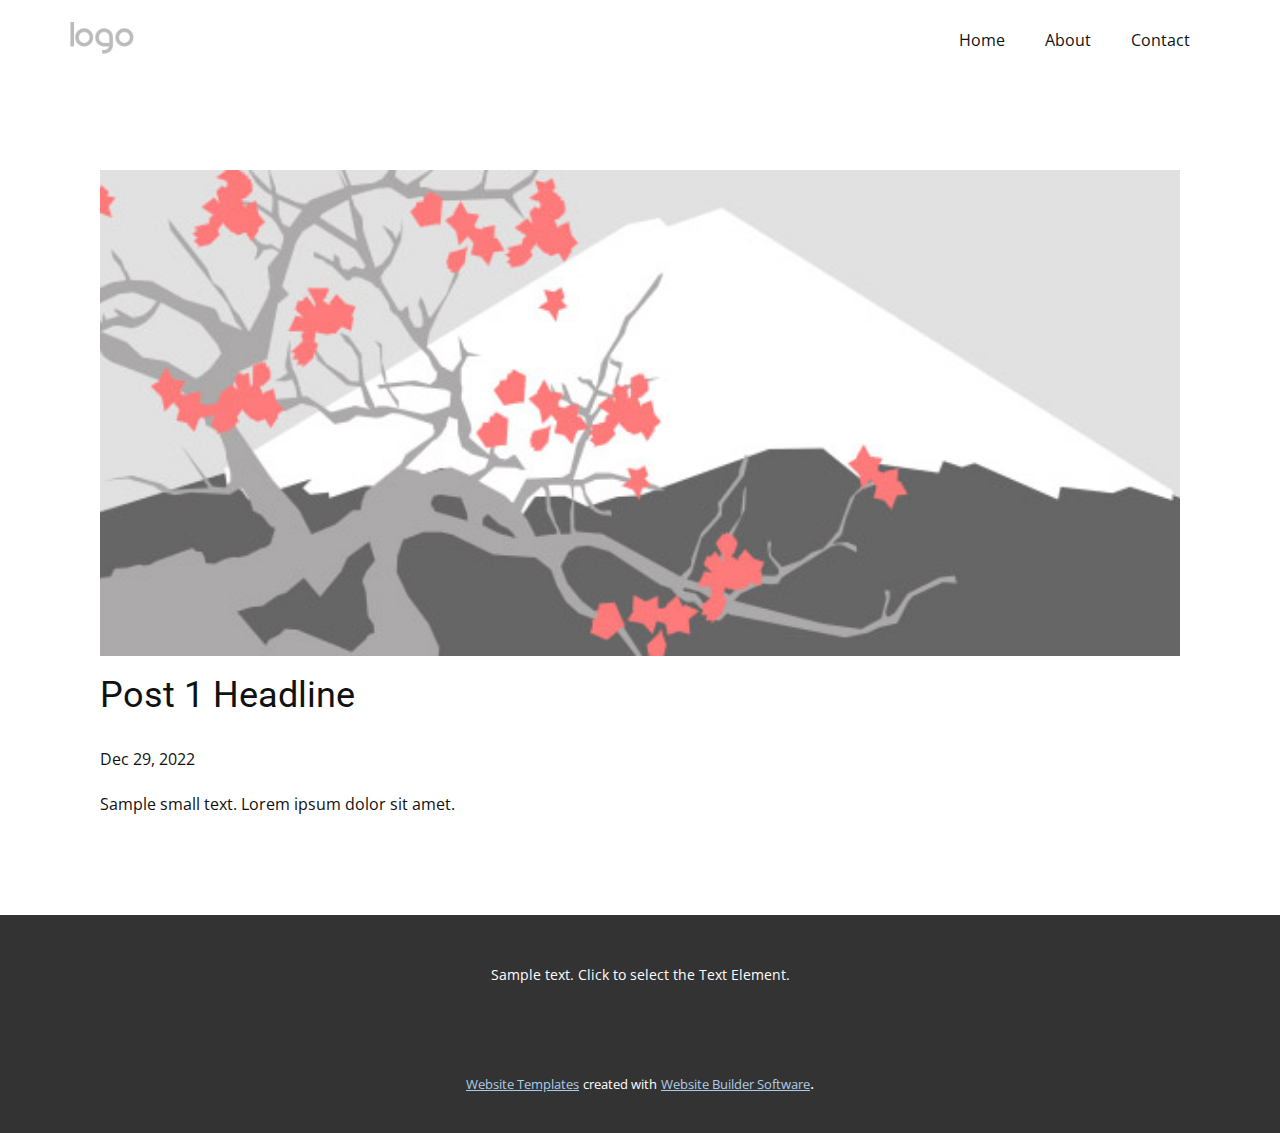
<file: blog/post.html>
<!DOCTYPE html>
<html style="font-size: 16px;" lang="en"><head>
    <meta name="viewport" content="width=device-width, initial-scale=1.0">
    <meta charset="utf-8">
    <meta name="keywords" content="Post 1 Headline">
    <meta name="description" content="">
    <title>Post 1 Headline</title>
    <link rel="stylesheet" href="../nicepage.css" media="screen">
<link rel="stylesheet" href="../Post-Template.css" media="screen">
    <script class="u-script" type="text/javascript" src="../jquery.js" defer=""></script>
    <script class="u-script" type="text/javascript" src="../nicepage.js" defer=""></script>
    <meta name="generator" content="Nicepage 5.2.4, nicepage.com">
    <link id="u-theme-google-font" rel="stylesheet" href="https://fonts.googleapis.com/css?family=Roboto:100,100i,300,300i,400,400i,500,500i,700,700i,900,900i|Open+Sans:300,300i,400,400i,500,500i,600,600i,700,700i,800,800i">
    
    
    <script type="application/ld+json">{
		"@context": "http://schema.org",
		"@type": "Organization",
		"name": "",
		"logo": "images/default-logo.png"
}</script>
    <meta name="theme-color" content="#478ac9">
  </head>
  <body class="u-body u-xl-mode" data-lang="en"><header class="u-clearfix u-header u-header" id="sec-a202"><div class="u-clearfix u-sheet u-valign-middle u-sheet-1">
        <a href="https://nicepage.com" class="u-image u-logo u-image-1">
          <img src="../images/default-logo.png" class="u-logo-image u-logo-image-1">
        </a>
        <nav class="u-menu u-menu-dropdown u-offcanvas u-menu-1">
          <div class="menu-collapse" style="font-size: 1rem; letter-spacing: 0px;">
            <a class="u-button-style u-custom-left-right-menu-spacing u-custom-padding-bottom u-custom-top-bottom-menu-spacing u-nav-link u-text-active-palette-1-base u-text-hover-palette-2-base" href="#">
              <svg class="u-svg-link" viewBox="0 0 24 24"><use xmlns:xlink="http://www.w3.org/1999/xlink" xlink:href="#menu-hamburger"></use></svg>
              <svg class="u-svg-content" version="1.1" id="menu-hamburger" viewBox="0 0 16 16" x="0px" y="0px" xmlns:xlink="http://www.w3.org/1999/xlink" xmlns="http://www.w3.org/2000/svg"><g><rect y="1" width="16" height="2"></rect><rect y="7" width="16" height="2"></rect><rect y="13" width="16" height="2"></rect>
</g></svg>
            </a>
          </div>
          <div class="u-nav-container">
            <ul class="u-nav u-unstyled u-nav-1"><li class="u-nav-item"><a class="u-button-style u-nav-link u-text-active-palette-1-base u-text-hover-palette-2-base" href="../Home.html" style="padding: 10px 20px;">Home</a>
</li><li class="u-nav-item"><a class="u-button-style u-nav-link u-text-active-palette-1-base u-text-hover-palette-2-base" href="../About.html" style="padding: 10px 20px;">About</a>
</li><li class="u-nav-item"><a class="u-button-style u-nav-link u-text-active-palette-1-base u-text-hover-palette-2-base" href="../Contact.html" style="padding: 10px 20px;">Contact</a>
</li></ul>
          </div>
          <div class="u-nav-container-collapse">
            <div class="u-black u-container-style u-inner-container-layout u-opacity u-opacity-95 u-sidenav">
              <div class="u-inner-container-layout u-sidenav-overflow">
                <div class="u-menu-close"></div>
                <ul class="u-align-center u-nav u-popupmenu-items u-unstyled u-nav-2"><li class="u-nav-item"><a class="u-button-style u-nav-link" href="../Home.html">Home</a>
</li><li class="u-nav-item"><a class="u-button-style u-nav-link" href="../About.html">About</a>
</li><li class="u-nav-item"><a class="u-button-style u-nav-link" href="../Contact.html">Contact</a>
</li></ul>
              </div>
            </div>
            <div class="u-black u-menu-overlay u-opacity u-opacity-70"></div>
          </div>
        </nav>
      </div></header>
    <section class="u-align-center u-clearfix u-section-1" id="sec-ad89">
      <div class="u-clearfix u-sheet u-valign-middle-md u-valign-middle-sm u-valign-middle-xs u-sheet-1"><!--post_details--><!--post_details_options_json--><!--{"source":""}--><!--/post_details_options_json--><!--blog_post-->
        <div class="u-container-style u-expanded-width u-post-details u-post-details-1">
          <div class="u-container-layout u-valign-middle u-container-layout-1"><!--blog_post_image-->
            <img alt="" class="u-blog-control u-expanded-width u-image u-image-default u-image-1" src="../images/0fd3416c.jpeg"><!--/blog_post_image--><!--blog_post_header-->
            <h2 class="u-blog-control u-text u-text-1">Post 1 Headline</h2><!--/blog_post_header--><!--blog_post_metadata-->
            <div class="u-blog-control u-metadata u-metadata-1"><!--blog_post_metadata_date-->
              <span class="u-meta-date u-meta-icon">Dec 29, 2022</span><!--/blog_post_metadata_date--><!--blog_post_metadata_category-->
              <!--/blog_post_metadata_category--><!--blog_post_metadata_comments-->
              <!--/blog_post_metadata_comments-->
            </div><!--/blog_post_metadata--><!--blog_post_content-->
            <div class="u-align-justify u-blog-control u-post-content u-text u-text-2 fr-view">
  Sample small text. Lorem ipsum dolor sit amet.
  </div><!--/blog_post_content-->
          </div>
        </div><!--/blog_post--><!--/post_details-->
      </div>
    </section>
    
    
    <footer class="u-align-center u-clearfix u-footer u-grey-80 u-footer" id="sec-ae76"><div class="u-clearfix u-sheet u-sheet-1">
        <p class="u-small-text u-text u-text-variant u-text-1">Sample text. Click to select the Text Element.</p>
      </div></footer>
    <section class="u-backlink u-clearfix u-grey-80">
      <a class="u-link" href="https://nicepage.com/website-templates" target="_blank">
        <span>Website Templates</span>
      </a>
      <p class="u-text">
        <span>created with</span>
      </p>
      <a class="u-link" href="" target="_blank">
        <span>Website Builder Software</span>
      </a>. 
    </section>
  
</body></html>
</file>
